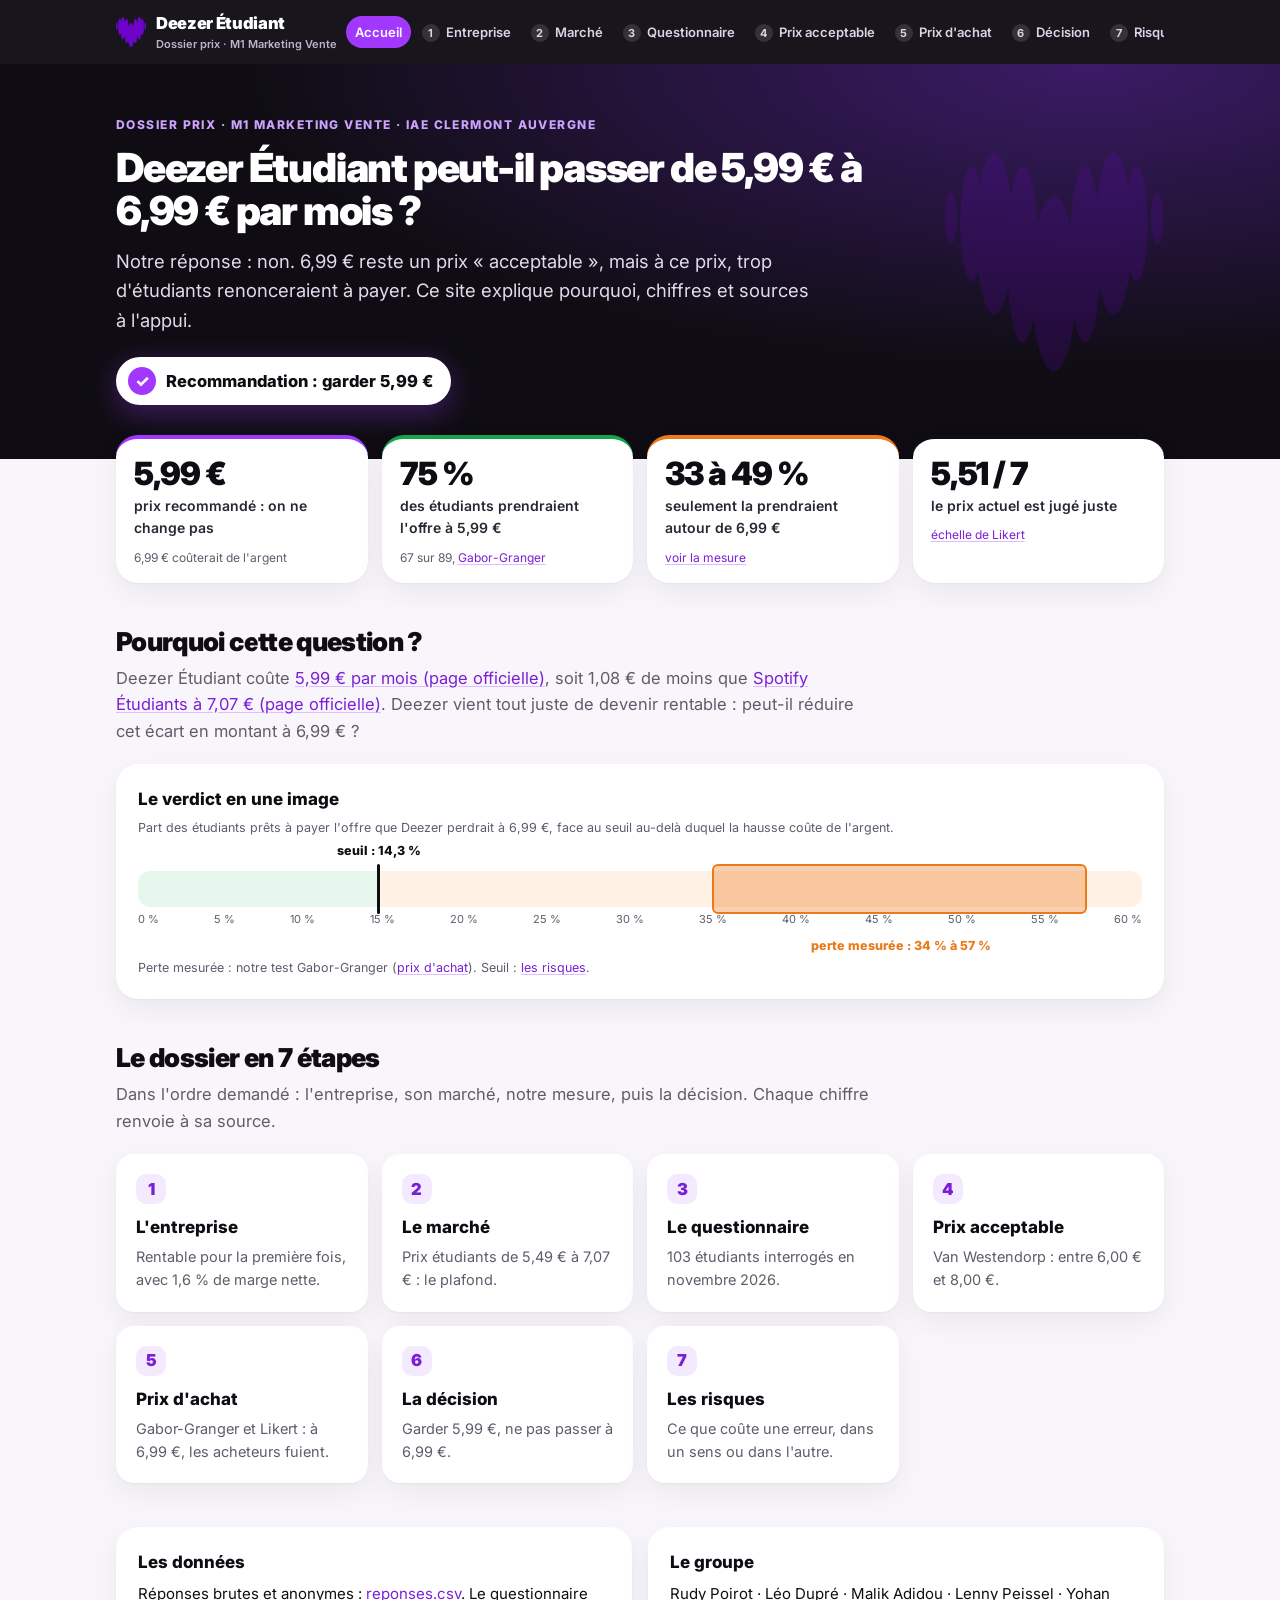
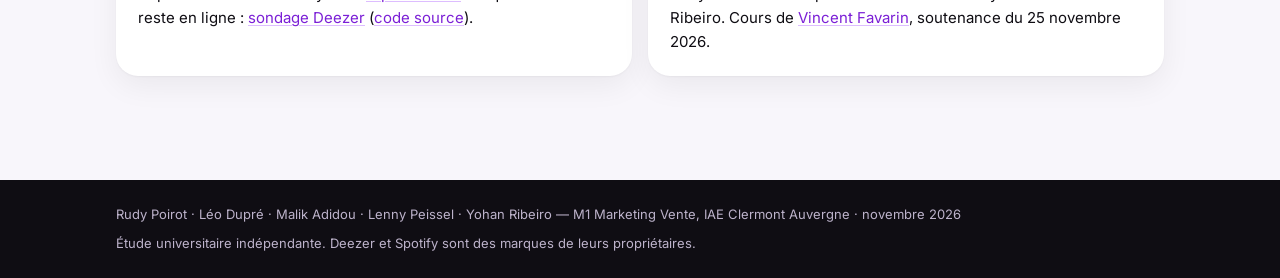
<file: index.html>
<!doctype html>
<html lang="fr">
<head>
<meta charset="utf-8">
<meta name="viewport" content="width=device-width, initial-scale=1">
<title>Deezer Étudiant : peut-on passer à 6,99 € ? – Dossier prix</title>
<link rel="icon" href="img/deezer-coeur.png">
<link rel="preconnect" href="https://fonts.googleapis.com"><link rel="preconnect" href="https://fonts.gstatic.com" crossorigin>
<link href="https://fonts.googleapis.com/css2?family=Inter:wght@400;600;700;800;900&display=swap" rel="stylesheet">
<link rel="stylesheet" href="style.css?v=5">
</head>
<body>
<header class="top"><div class="in">
  <a class="brand" href="index.html"><img src="img/deezer-coeur.png" alt=""><span>Deezer Étudiant<small>Dossier prix · M1 Marketing Vente</small></span></a>
  <nav aria-label="Pages du dossier"><a href="index.html" aria-current="page">Accueil</a><a href="entreprise.html"><b>1</b>Entreprise</a><a href="marche.html"><b>2</b>Marché</a><a href="questionnaire.html"><b>3</b>Questionnaire</a><a href="resultats.html"><b>4</b>Prix acceptable</a><a href="achat.html"><b>5</b>Prix d'achat</a><a href="decision.html"><b>6</b>Décision</a><a href="risques.html"><b>7</b>Risques</a></nav>
</div></header>
<div class="hero"><div class="in">
  <img class="heart" src="img/deezer-coeur.png" alt="">
  <p class="eyebrow">Dossier prix · M1 Marketing Vente · IAE Clermont Auvergne</p>
  <h1>Deezer Étudiant peut-il passer de 5,99 € à 6,99 € par mois ?</h1>
  <p class="lead">Notre réponse : non. 6,99 € reste un prix « acceptable », mais à ce prix, trop d'étudiants renonceraient à payer. Ce site explique pourquoi, chiffres et sources à l'appui.</p>
  <span class="pill"><i>✓</i>Recommandation : garder 5,99 €</span>
</div></div>
<main>
<div class="stats"><div class="stat "><div class="v ">5,99 €</div><div class="l">prix recommandé : on ne change pas</div><div class="s">6,99 € coûterait de l'argent</div></div><div class="stat g"><div class="v ">75 %</div><div class="l">des étudiants prendraient l'offre à 5,99 €</div><div class="s">67 sur 89, <a href="donnees/reponses.csv">Gabor-Granger</a></div></div><div class="stat o"><div class="v ">33 à 49 %</div><div class="l">seulement la prendraient autour de 6,99 €</div><div class="s"><a href="achat.html">voir la mesure</a></div></div><div class="stat k"><div class="v ">5,51 / 7</div><div class="l">le prix actuel est jugé juste</div><div class="s"><a href="achat.html">échelle de Likert</a></div></div></div>

<section>
  <h2>Pourquoi cette question ?</h2>
  <p class="intro">Deezer Étudiant coûte <a href="https://www.deezer.com/fr/offers/student" target="_blank" rel="noopener" title="Consultée le 23/11/2026">5,99 € par mois (page officielle)</a>, soit 1,08 € de moins que <a href="https://www.spotify.com/fr/premium/" target="_blank" rel="noopener" title="Consultée le 23/11/2026">Spotify Étudiants à 7,07 € (page officielle)</a>. Deezer vient tout juste de devenir rentable : peut-il réduire cet écart en montant à 6,99 € ?</p>
  <div class="card">
    <h3>Le verdict en une image</h3>
    <p class="src" style="margin:0 0 4px">Part des étudiants prêts à payer l'offre que Deezer perdrait à 6,99 €, face au seuil au-delà duquel la hausse coûte de l'argent.</p>
    <div class="gauge" style="--seuil:23.83%"><div class="mk  g-top" style="left:23.83%"><em>seuil : 14,3 %</em></div><div style="position:absolute;left:57.17%;width:37.33%;top:-7px;bottom:-7px;border-radius:6px;background:rgba(234,122,26,.35);border:2px solid var(--orange)"></div><div class="mk g-bad g-bot" style="left:75.83%;background:transparent"><em>perte mesurée : 34 % à 57 %</em></div><div class="scale"><span>0 %</span><span>5 %</span><span>10 %</span><span>15 %</span><span>20 %</span><span>25 %</span><span>30 %</span><span>35 %</span><span>40 %</span><span>45 %</span><span>50 %</span><span>55 %</span><span>60 %</span></div></div>
    <p class="src">Perte mesurée : notre test Gabor-Granger (<a href="achat.html">prix d'achat</a>). Seuil : <a href="risques.html">les risques</a>.</p>
  </div>
</section>
<section>
  <h2>Le dossier en 7 étapes</h2>
  <p class="intro">Dans l'ordre demandé : l'entreprise, son marché, notre mesure, puis la décision. Chaque chiffre renvoie à sa source.</p>
  <div class="path">
    <a href="entreprise.html"><span class="n">1</span><h3>L'entreprise</h3><p>Rentable pour la première fois, avec 1,6 % de marge nette.</p></a>
    <a href="marche.html"><span class="n">2</span><h3>Le marché</h3><p>Prix étudiants de 5,49 € à 7,07 € : le plafond.</p></a>
    <a href="questionnaire.html"><span class="n">3</span><h3>Le questionnaire</h3><p>103 étudiants interrogés en novembre 2026.</p></a>
    <a href="resultats.html"><span class="n">4</span><h3>Prix acceptable</h3><p>Van Westendorp : entre 6,00 € et 8,00 €.</p></a>
    <a href="achat.html"><span class="n">5</span><h3>Prix d'achat</h3><p>Gabor-Granger et Likert : à 6,99 €, les acheteurs fuient.</p></a>
    <a href="decision.html"><span class="n">6</span><h3>La décision</h3><p>Garder 5,99 €, ne pas passer à 6,99 €.</p></a>
    <a href="risques.html"><span class="n">7</span><h3>Les risques</h3><p>Ce que coûte une erreur, dans un sens ou dans l'autre.</p></a>
  </div>
</section>
<section>
  <div class="grid2">
    <div class="card"><h3>Les données</h3><p style="margin:0;font-size:15px">Réponses brutes et anonymes : <a href="donnees/reponses.csv">reponses.csv</a>. Le questionnaire reste en ligne : <a href="https://rudypoirottoire-creator.github.io/sondage-deezer/" target="_blank" rel="noopener">sondage Deezer</a> (<a href="https://github.com/rudypoirottoire-creator/sondage-deezer" target="_blank" rel="noopener">code source</a>).</p></div>
    <div class="card"><h3>Le groupe</h3><p style="margin:0;font-size:15px">Rudy Poirot · Léo Dupré · Malik Adidou · Lenny Peissel · Yohan Ribeiro. Cours de <a href="https://prix.iae-mod.fr/" target="_blank" rel="noopener">Vincent Favarin</a>, soutenance du 25 novembre 2026.</p></div>
  </div>
</section>

</main>
<footer><div class="in"><span>Rudy Poirot · Léo Dupré · Malik Adidou · Lenny Peissel · Yohan Ribeiro — M1 Marketing Vente, IAE Clermont Auvergne · novembre 2026</span><span>Étude universitaire indépendante. Deezer et Spotify sont des marques de leurs propriétaires.</span></div></footer>
</body>
</html>
</file>
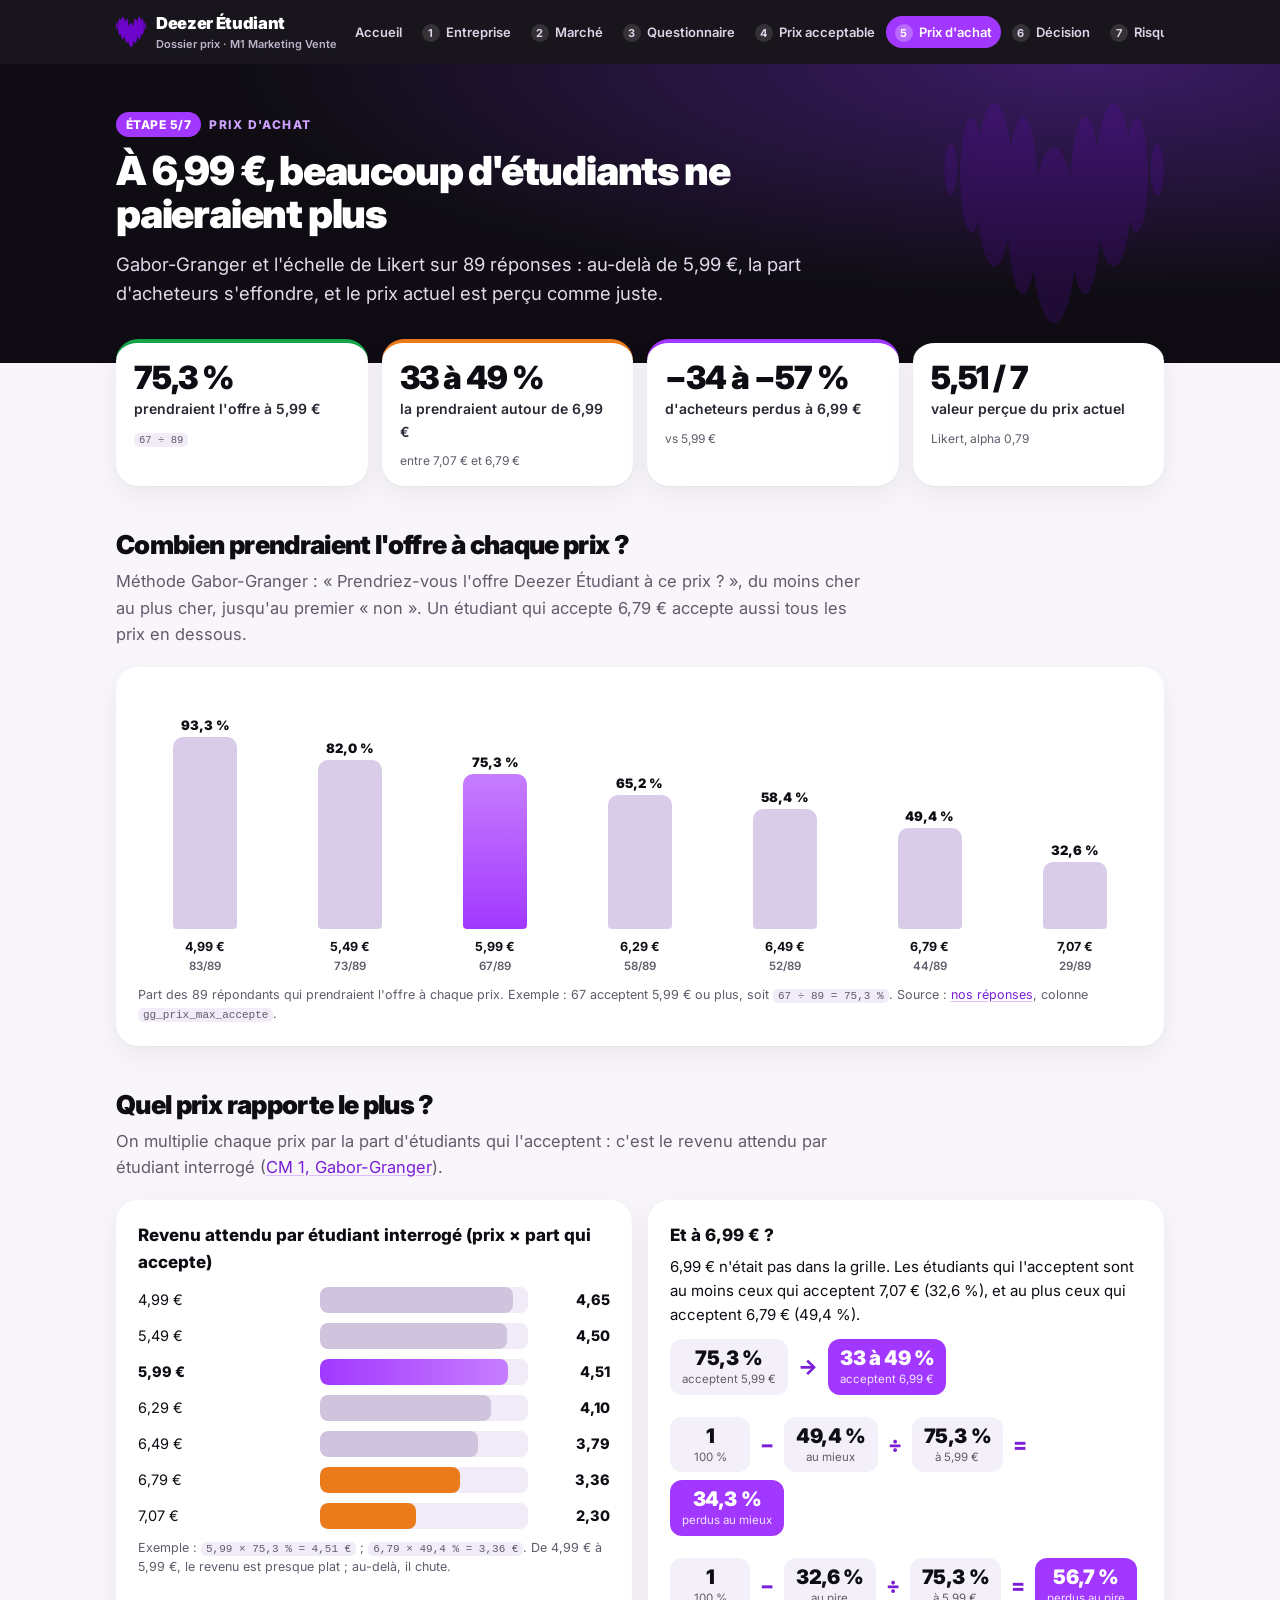
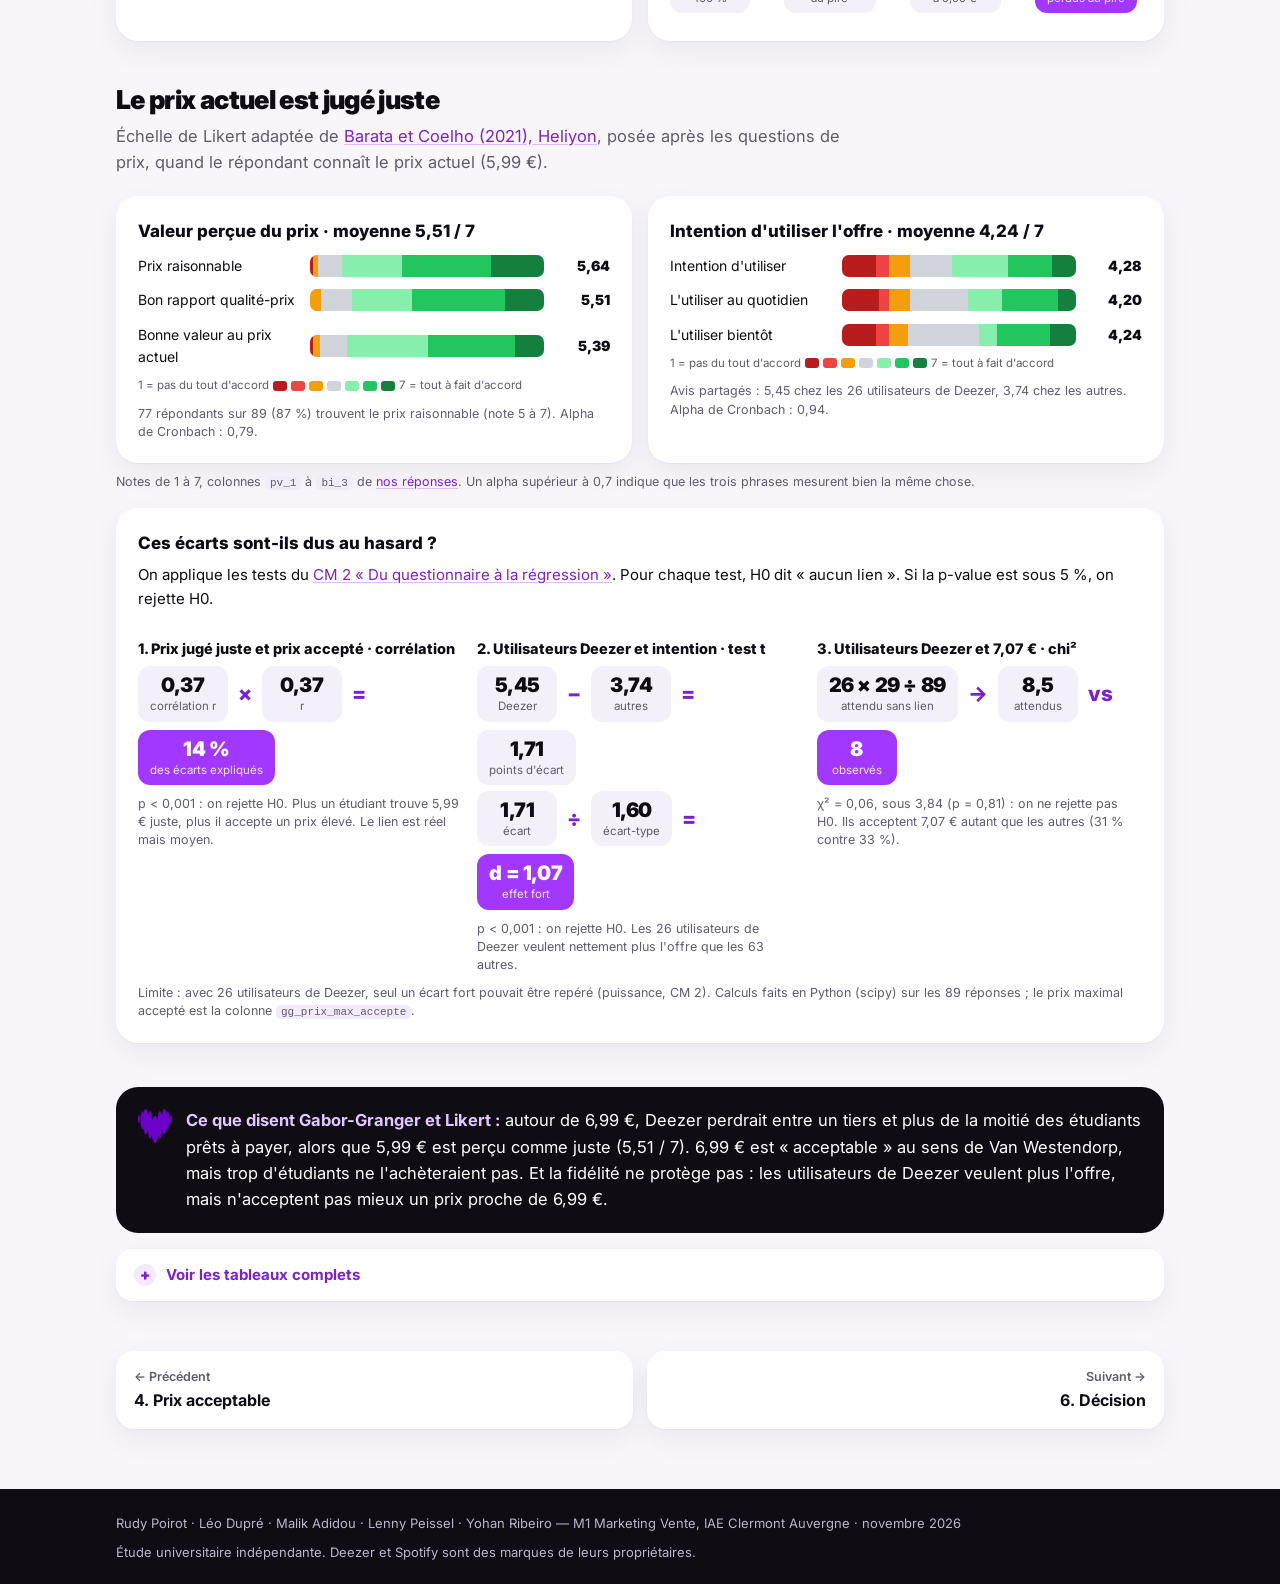
<file: achat.html>
<!doctype html>
<html lang="fr">
<head>
<meta charset="utf-8">
<meta name="viewport" content="width=device-width, initial-scale=1">
<title>5. Prix d'achat – Gabor-Granger et Likert</title>
<link rel="icon" href="img/deezer-coeur.png">
<link rel="preconnect" href="https://fonts.googleapis.com"><link rel="preconnect" href="https://fonts.gstatic.com" crossorigin>
<link href="https://fonts.googleapis.com/css2?family=Inter:wght@400;600;700;800;900&display=swap" rel="stylesheet">
<link rel="stylesheet" href="style.css?v=5">
</head>
<body>
<header class="top"><div class="in">
  <a class="brand" href="index.html"><img src="img/deezer-coeur.png" alt=""><span>Deezer Étudiant<small>Dossier prix · M1 Marketing Vente</small></span></a>
  <nav aria-label="Pages du dossier"><a href="index.html">Accueil</a><a href="entreprise.html"><b>1</b>Entreprise</a><a href="marche.html"><b>2</b>Marché</a><a href="questionnaire.html"><b>3</b>Questionnaire</a><a href="resultats.html"><b>4</b>Prix acceptable</a><a href="achat.html" aria-current="page"><b>5</b>Prix d'achat</a><a href="decision.html"><b>6</b>Décision</a><a href="risques.html"><b>7</b>Risques</a></nav>
</div></header>
<div class="hero"><div class="in">
  <img class="heart" src="img/deezer-coeur.png" alt="">
  <p class="eyebrow"><span class="step">Étape 5/7</span> Prix d'achat</p>
  <h1>À 6,99 €, beaucoup d'étudiants ne paieraient plus</h1>
  <p class="lead">Gabor-Granger et l'échelle de Likert sur 89 réponses : au-delà de 5,99 €, la part d'acheteurs s'effondre, et le prix actuel est perçu comme juste.</p>
  
</div></div>
<main>
<div class="stats"><div class="stat g"><div class="v ">75,3 %</div><div class="l">prendraient l'offre à 5,99 €</div><div class="s"><code>67 ÷ 89</code></div></div><div class="stat o"><div class="v ">33 à 49 %</div><div class="l">la prendraient autour de 6,99 €</div><div class="s">entre 7,07 € et 6,79 €</div></div><div class="stat "><div class="v ">−34 à −57 %</div><div class="l">d'acheteurs perdus à 6,99 €</div><div class="s">vs 5,99 €</div></div><div class="stat k"><div class="v ">5,51 / 7</div><div class="l">valeur perçue du prix actuel</div><div class="s">Likert, alpha 0,79</div></div></div>

<section>
  <h2>Combien prendraient l'offre à chaque prix ?</h2>
  <p class="intro">Méthode Gabor-Granger : « Prendriez-vous l'offre Deezer Étudiant à ce prix ? », du moins cher au plus cher, jusqu'au premier « non ». Un étudiant qui accepte 6,79 € accepte aussi tous les prix en dessous.</p>
  <div class="card">
    <div class="vbars"><div class="vbar "><div class="col" style="height:93.3%"><b>93,3 %</b></div></div><div class="vbar "><div class="col" style="height:82.0%"><b>82,0 %</b></div></div><div class="vbar best"><div class="col" style="height:75.3%"><b>75,3 %</b></div></div><div class="vbar "><div class="col" style="height:65.2%"><b>65,2 %</b></div></div><div class="vbar "><div class="col" style="height:58.4%"><b>58,4 %</b></div></div><div class="vbar "><div class="col" style="height:49.4%"><b>49,4 %</b></div></div><div class="vbar "><div class="col" style="height:32.6%"><b>32,6 %</b></div></div></div><div class="vlabels"><span>4,99 €<small>83/89</small></span><span>5,49 €<small>73/89</small></span><span>5,99 €<small>67/89</small></span><span>6,29 €<small>58/89</small></span><span>6,49 €<small>52/89</small></span><span>6,79 €<small>44/89</small></span><span>7,07 €<small>29/89</small></span></div>
    <p class="src">Part des 89 répondants qui prendraient l'offre à chaque prix. Exemple : 67 acceptent 5,99 € ou plus, soit <code>67 ÷ 89 = 75,3 %</code>. Source : <a href="donnees/reponses.csv">nos réponses</a>, colonne <code>gg_prix_max_accepte</code>.</p>
  </div>
</section>
<section>
  <h2>Quel prix rapporte le plus ?</h2>
  <p class="intro">On multiplie chaque prix par la part d'étudiants qui l'acceptent : c'est le revenu attendu par étudiant interrogé (<a href="https://prix.iae-mod.fr/seances/seance-cm-1.html">CM 1, Gabor-Granger</a>).</p>
  <div class="grid2">
    <div class="card"><h3>Revenu attendu par étudiant interrogé (prix × part qui accepte)</h3><div class="bars" style="margin-top:10px"><div class="bar "><span>4,99 €</span><div class="t"><i style="width:93.0%"></i></div><span class="v">4,65</span></div><div class="bar "><span>5,49 €</span><div class="t"><i style="width:90.0%"></i></div><span class="v">4,50</span></div><div class="bar me"><span>5,99 €</span><div class="t"><i style="width:90.2%"></i></div><span class="v">4,51</span></div><div class="bar "><span>6,29 €</span><div class="t"><i style="width:82.0%"></i></div><span class="v">4,10</span></div><div class="bar "><span>6,49 €</span><div class="t"><i style="width:75.8%"></i></div><span class="v">3,79</span></div><div class="bar o"><span>6,79 €</span><div class="t"><i style="width:67.2%"></i></div><span class="v">3,36</span></div><div class="bar o"><span>7,07 €</span><div class="t"><i style="width:46.0%"></i></div><span class="v">2,30</span></div></div>
      <p class="src">Exemple : <code>5,99 × 75,3 % = 4,51 €</code> ; <code>6,79 × 49,4 % = 3,36 €</code>. De 4,99 € à 5,99 €, le revenu est presque plat ; au-delà, il chute.</p></div>
    <div class="card"><h3>Et à 6,99 € ?</h3><p style="font-size:15px">6,99 € n'était pas dans la grille. Les étudiants qui l'acceptent sont au moins ceux qui acceptent 7,07 € (32,6 %), et au plus ceux qui acceptent 6,79 € (49,4 %).</p>
      <div class="formula"><div class="term"><b>75,3 %</b><span>acceptent 5,99 €</span></div><span class="op">→</span><div class="term res"><b>33 à 49 %</b><span>acceptent 6,99 €</span></div></div><div style="height:10px"></div>
      <div class="formula"><div class="term"><b>1</b><span>100 %</span></div><span class="op">−</span><div class="term"><b>49,4 %</b><span>au mieux</span></div><span class="op">÷</span><div class="term"><b>75,3 %</b><span>à 5,99 €</span></div><span class="op">=</span><div class="term res"><b>34,3 %</b><span>perdus au mieux</span></div></div><div style="height:10px"></div>
      <div class="formula"><div class="term"><b>1</b><span>100 %</span></div><span class="op">−</span><div class="term"><b>32,6 %</b><span>au pire</span></div><span class="op">÷</span><div class="term"><b>75,3 %</b><span>à 5,99 €</span></div><span class="op">=</span><div class="term res"><b>56,7 %</b><span>perdus au pire</span></div></div></div>
  </div>
</section>
<section>
  <h2>Le prix actuel est jugé juste</h2>
  <p class="intro">Échelle de Likert adaptée de <a href="https://doi.org/10.1016/j.heliyon.2021.e07783" target="_blank" rel="noopener">Barata et Coelho (2021), Heliyon</a>, posée après les questions de prix, quand le répondant connaît le prix actuel (5,99 €).</p>
  <div class="grid2">
    <div class="card"><h3>Valeur perçue du prix · moyenne 5,51 / 7</h3><div class="lk" style="margin-top:10px">
      <div class="lk-row"><span>Prix raisonnable</span><div class="lk-bar"><i style="width:1.12%;background:#B91C1C" title="1 : 1"></i><i style="width:0.00%;background:#EF4444" title="2 : 0"></i><i style="width:2.25%;background:#F59E0B" title="3 : 2"></i><i style="width:10.11%;background:#D1D5DB" title="4 : 9"></i><i style="width:25.84%;background:#86EFAC" title="5 : 23"></i><i style="width:38.20%;background:#22C55E" title="6 : 34"></i><i style="width:22.47%;background:#15803D" title="7 : 20"></i></div><span class="m">5,64</span></div><div class="lk-row"><span>Bon rapport qualité-prix</span><div class="lk-bar"><i style="width:0.00%;background:#B91C1C" title="1 : 0"></i><i style="width:0.00%;background:#EF4444" title="2 : 0"></i><i style="width:4.49%;background:#F59E0B" title="3 : 4"></i><i style="width:13.48%;background:#D1D5DB" title="4 : 12"></i><i style="width:25.84%;background:#86EFAC" title="5 : 23"></i><i style="width:39.33%;background:#22C55E" title="6 : 35"></i><i style="width:16.85%;background:#15803D" title="7 : 15"></i></div><span class="m">5,51</span></div><div class="lk-row"><span>Bonne valeur au prix actuel</span><div class="lk-bar"><i style="width:1.12%;background:#B91C1C" title="1 : 1"></i><i style="width:0.00%;background:#EF4444" title="2 : 0"></i><i style="width:3.37%;background:#F59E0B" title="3 : 3"></i><i style="width:11.24%;background:#D1D5DB" title="4 : 10"></i><i style="width:34.83%;background:#86EFAC" title="5 : 31"></i><i style="width:37.08%;background:#22C55E" title="6 : 33"></i><i style="width:12.36%;background:#15803D" title="7 : 11"></i></div><span class="m">5,39</span></div></div><div class="lk-keys">1 = pas du tout d'accord <i style="background:#B91C1C"></i><i style="background:#EF4444"></i><i style="background:#F59E0B"></i><i style="background:#D1D5DB"></i><i style="background:#86EFAC"></i><i style="background:#22C55E"></i><i style="background:#15803D"></i> 7 = tout à fait d'accord</div>
      <p class="src">77 répondants sur 89 (87 %) trouvent le prix raisonnable (note 5 à 7). Alpha de Cronbach : 0,79.</p></div>
    <div class="card"><h3>Intention d'utiliser l'offre · moyenne 4,24 / 7</h3><div class="lk" style="margin-top:10px">
      <div class="lk-row"><span>Intention d'utiliser</span><div class="lk-bar"><i style="width:14.61%;background:#B91C1C" title="1 : 13"></i><i style="width:5.62%;background:#EF4444" title="2 : 5"></i><i style="width:8.99%;background:#F59E0B" title="3 : 8"></i><i style="width:17.98%;background:#D1D5DB" title="4 : 16"></i><i style="width:23.60%;background:#86EFAC" title="5 : 21"></i><i style="width:19.10%;background:#22C55E" title="6 : 17"></i><i style="width:10.11%;background:#15803D" title="7 : 9"></i></div><span class="m">4,28</span></div><div class="lk-row"><span>L'utiliser au quotidien</span><div class="lk-bar"><i style="width:15.73%;background:#B91C1C" title="1 : 14"></i><i style="width:4.49%;background:#EF4444" title="2 : 4"></i><i style="width:8.99%;background:#F59E0B" title="3 : 8"></i><i style="width:24.72%;background:#D1D5DB" title="4 : 22"></i><i style="width:14.61%;background:#86EFAC" title="5 : 13"></i><i style="width:23.60%;background:#22C55E" title="6 : 21"></i><i style="width:7.87%;background:#15803D" title="7 : 7"></i></div><span class="m">4,20</span></div><div class="lk-row"><span>L'utiliser bientôt</span><div class="lk-bar"><i style="width:14.61%;background:#B91C1C" title="1 : 13"></i><i style="width:5.62%;background:#EF4444" title="2 : 5"></i><i style="width:7.87%;background:#F59E0B" title="3 : 7"></i><i style="width:30.34%;background:#D1D5DB" title="4 : 27"></i><i style="width:7.87%;background:#86EFAC" title="5 : 7"></i><i style="width:22.47%;background:#22C55E" title="6 : 20"></i><i style="width:11.24%;background:#15803D" title="7 : 10"></i></div><span class="m">4,24</span></div></div><div class="lk-keys">1 = pas du tout d'accord <i style="background:#B91C1C"></i><i style="background:#EF4444"></i><i style="background:#F59E0B"></i><i style="background:#D1D5DB"></i><i style="background:#86EFAC"></i><i style="background:#22C55E"></i><i style="background:#15803D"></i> 7 = tout à fait d'accord</div>
      <p class="src">Avis partagés : 5,45 chez les 26 utilisateurs de Deezer, 3,74 chez les autres. Alpha de Cronbach : 0,94.</p></div>
  </div>
  <p class="src">Notes de 1 à 7, colonnes <code>pv_1</code> à <code>bi_3</code> de <a href="donnees/reponses.csv">nos réponses</a>. Un alpha supérieur à 0,7 indique que les trois phrases mesurent bien la même chose.</p>
  <div class="card" style="margin-top:16px">
    <h3>Ces écarts sont-ils dus au hasard ?</h3>
    <p style="font-size:15px;margin-top:0">On applique les tests du <a href="https://data.iae-mod.fr/seances/seance-cm-2.html" target="_blank" rel="noopener">CM 2 « Du questionnaire à la régression »</a>. Pour chaque test, H0 dit « aucun lien ». Si la p-value est sous 5 %, on rejette H0.</p>
    <div class="grid3">
      <div><p class="calc-title">1. Prix jugé juste et prix accepté · corrélation</p>
        <div class="formula"><div class="term"><b>0,37</b><span>corrélation r</span></div><span class="op">×</span><div class="term"><b>0,37</b><span>r</span></div><span class="op">=</span><div class="term res"><b>14 %</b><span>des écarts expliqués</span></div></div>
        <p class="src">p &lt; 0,001 : on rejette H0. Plus un étudiant trouve 5,99 € juste, plus il accepte un prix élevé. Le lien est réel mais moyen.</p></div>
      <div><p class="calc-title">2. Utilisateurs Deezer et intention · test t</p>
        <div class="formula"><div class="term"><b>5,45</b><span>Deezer</span></div><span class="op">−</span><div class="term"><b>3,74</b><span>autres</span></div><span class="op">=</span><div class="term"><b>1,71</b><span>points d'écart</span></div></div>
        <div class="formula"><div class="term"><b>1,71</b><span>écart</span></div><span class="op">÷</span><div class="term"><b>1,60</b><span>écart-type</span></div><span class="op">=</span><div class="term res"><b>d = 1,07</b><span>effet fort</span></div></div>
        <p class="src">p &lt; 0,001 : on rejette H0. Les 26 utilisateurs de Deezer veulent nettement plus l'offre que les 63 autres.</p></div>
      <div><p class="calc-title">3. Utilisateurs Deezer et 7,07 € · chi²</p>
        <div class="formula"><div class="term"><b>26 × 29 ÷ 89</b><span>attendu sans lien</span></div><span class="op">→</span><div class="term"><b>8,5</b><span>attendus</span></div><span class="op">vs</span><div class="term res"><b>8</b><span>observés</span></div></div>
        <p class="src">χ² = 0,06, sous 3,84 (p = 0,81) : on ne rejette pas H0. Ils acceptent 7,07 € autant que les autres (31 % contre 33 %).</p></div>
    </div>
    <p class="src">Limite : avec 26 utilisateurs de Deezer, seul un écart fort pouvait être repéré (puissance, CM 2). Calculs faits en Python (scipy) sur les 89 réponses ; le prix maximal accepté est la colonne <code>gg_prix_max_accepte</code>.</p>
  </div>
</section>
<section>
  <div class="verdict"><img src="img/deezer-coeur.png" alt=""><p><b>Ce que disent Gabor-Granger et Likert :</b> autour de 6,99 €, Deezer perdrait entre un tiers et plus de la moitié des étudiants prêts à payer, alors que 5,99 € est perçu comme juste (5,51 / 7). 6,99 € est « acceptable » au sens de Van Westendorp, mais trop d'étudiants ne l'achèteraient pas. Et la fidélité ne protège pas : les utilisateurs de Deezer veulent plus l'offre, mais n'acceptent pas mieux un prix proche de 6,99 €.</p></div>
  <details class="more"><summary>Voir les tableaux complets</summary><div class="body">
  <div class="table-wrap"><table><thead><tr><th>Prix</th><th class="n">Acceptent</th><th class="n">Part</th><th class="n">Prix × part</th><th class="n">Perte vs 5,99 €</th></tr></thead><tbody>
  <tr><td>4,99 €</td><td class="n">83</td><td class="n">93,3 %</td><td class="n">4,65 €</td><td class="n">—</td></tr>
  <tr><td>5,49 €</td><td class="n">73</td><td class="n">82,0 %</td><td class="n">4,50 €</td><td class="n">—</td></tr>
  <tr class="hl"><td>5,99 €</td><td class="n">67</td><td class="n">75,3 %</td><td class="n">4,51 €</td><td class="n">0</td></tr>
  <tr><td>6,29 €</td><td class="n">58</td><td class="n">65,2 %</td><td class="n">4,10 €</td><td class="n">13,4 %</td></tr>
  <tr><td>6,49 €</td><td class="n">52</td><td class="n">58,4 %</td><td class="n">3,79 €</td><td class="n">22,4 %</td></tr>
  <tr><td>6,79 €</td><td class="n">44</td><td class="n">49,4 %</td><td class="n">3,36 €</td><td class="n">34,3 %</td></tr>
  <tr><td>7,07 €</td><td class="n">29</td><td class="n">32,6 %</td><td class="n">2,30 €</td><td class="n">56,7 %</td></tr>
  </tbody></table></div>
  <p class="src">6 répondants refusent même 4,99 €. Perte vs 5,99 € = <code>1 − part ÷ 75,3 %</code>. Chez les 26 utilisateurs de Deezer, 85 % acceptent 5,99 € et 31 % acceptent 7,07 € : la chute est comparable.</p>
  <p class="calc-title">Pourquoi Van Westendorp et Gabor-Granger ne disent pas la même chose ?</p>
  <p>Van Westendorp demande à partir de quand un prix devient « trop cher ». Gabor-Granger demande « l'achèteriez-vous ? ». Un étudiant peut trouver 6,99 € acceptable pour cette offre et préférer quand même ne pas la payer, rester sur une offre gratuite ou familiale. C'est la complémentarité décrite au <a href="https://prix.iae-mod.fr/seances/seance-cm-2.html">CM 2</a> : Van Westendorp trace la zone, Gabor-Granger choisit le prix à l'intérieur.</p></div></details>
</section>
<div class="pager"><a href="resultats.html"><small>← Précédent</small><b>4. Prix acceptable</b></a><a class="next" href="decision.html"><small>Suivant →</small><b>6. Décision</b></a></div>
</main>
<footer><div class="in"><span>Rudy Poirot · Léo Dupré · Malik Adidou · Lenny Peissel · Yohan Ribeiro — M1 Marketing Vente, IAE Clermont Auvergne · novembre 2026</span><span>Étude universitaire indépendante. Deezer et Spotify sont des marques de leurs propriétaires.</span></div></footer>
</body>
</html>
</file>
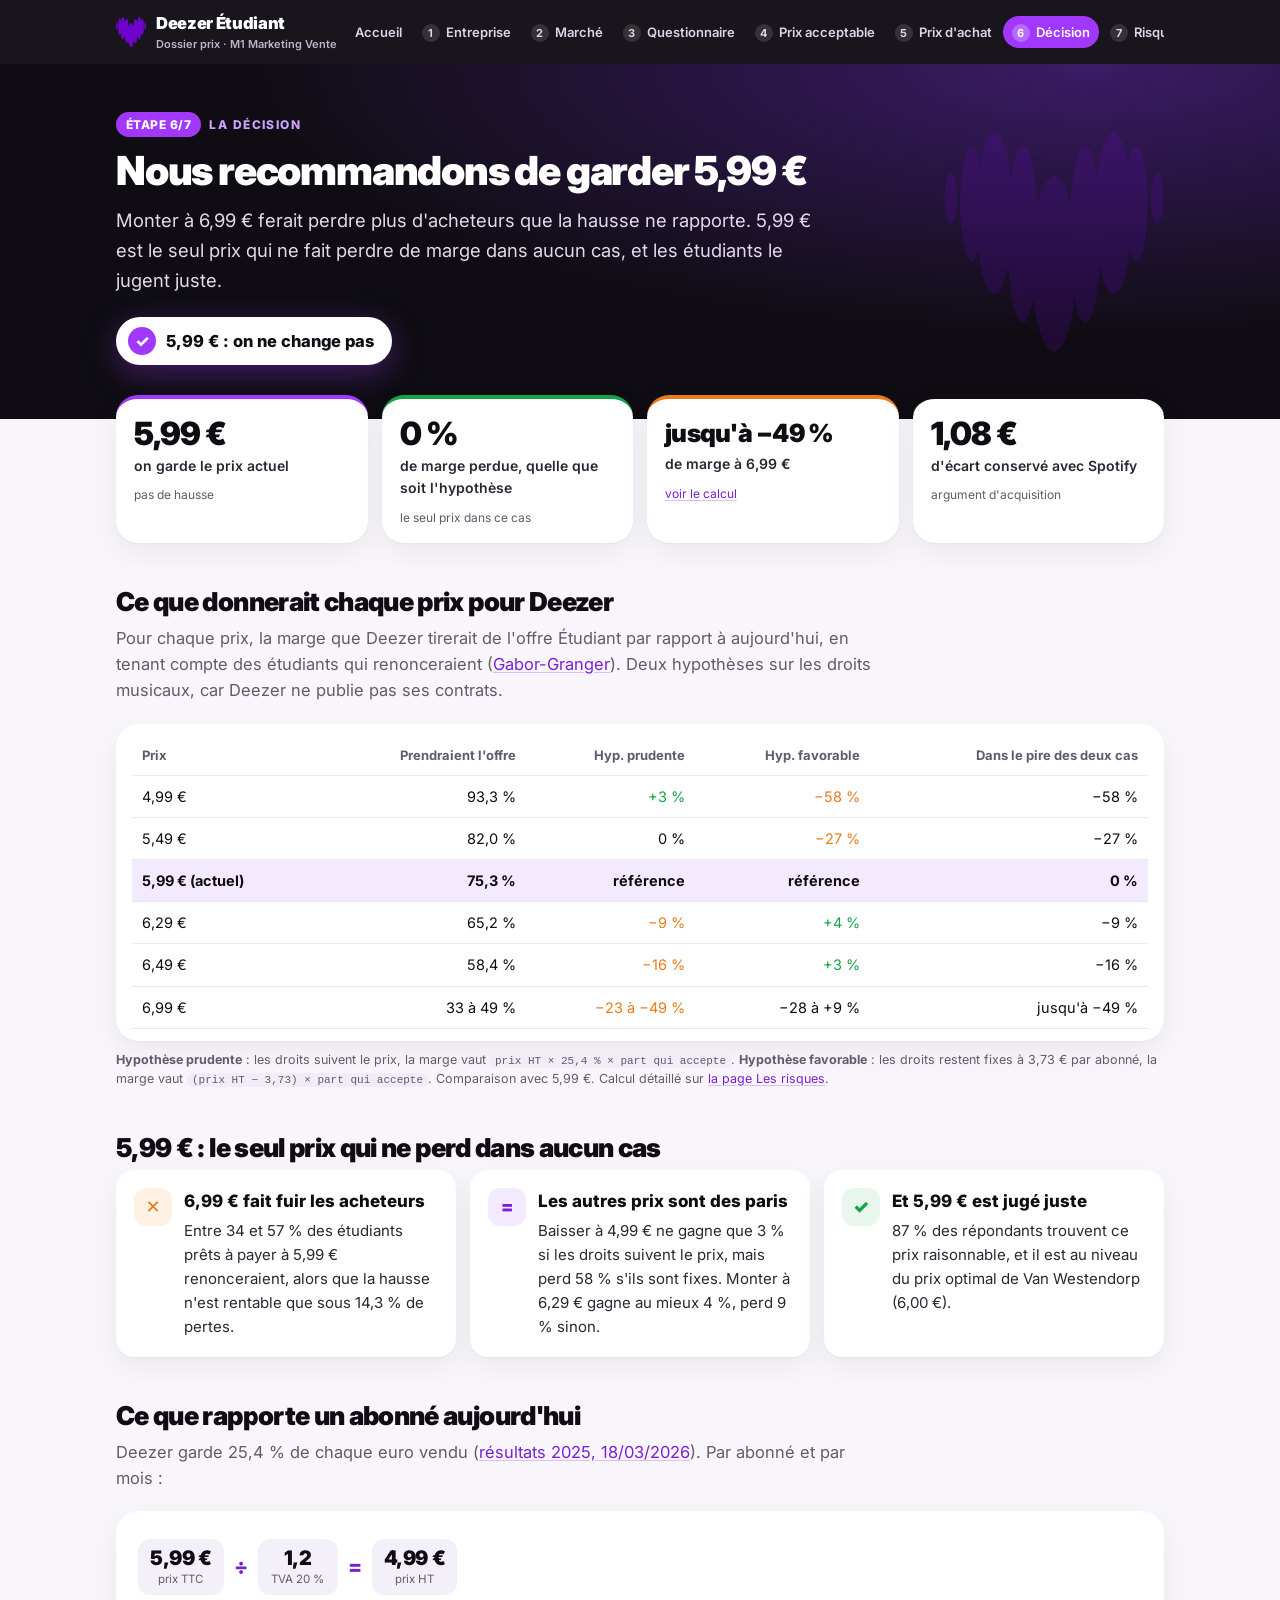
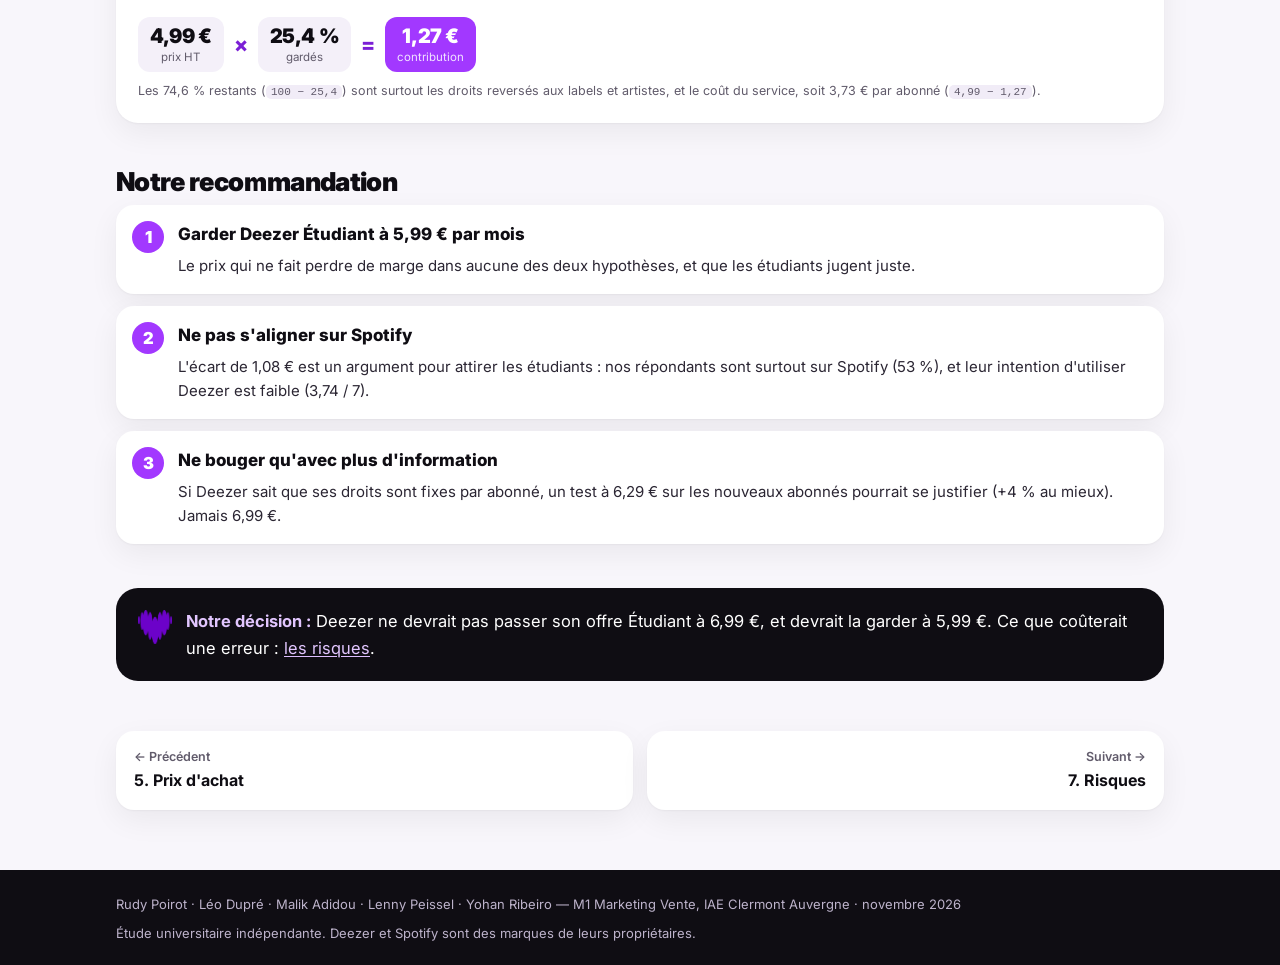
<file: decision.html>
<!doctype html>
<html lang="fr">
<head>
<meta charset="utf-8">
<meta name="viewport" content="width=device-width, initial-scale=1">
<title>6. La décision – garder 5,99 €</title>
<link rel="icon" href="img/deezer-coeur.png">
<link rel="preconnect" href="https://fonts.googleapis.com"><link rel="preconnect" href="https://fonts.gstatic.com" crossorigin>
<link href="https://fonts.googleapis.com/css2?family=Inter:wght@400;600;700;800;900&display=swap" rel="stylesheet">
<link rel="stylesheet" href="style.css?v=5">
</head>
<body>
<header class="top"><div class="in">
  <a class="brand" href="index.html"><img src="img/deezer-coeur.png" alt=""><span>Deezer Étudiant<small>Dossier prix · M1 Marketing Vente</small></span></a>
  <nav aria-label="Pages du dossier"><a href="index.html">Accueil</a><a href="entreprise.html"><b>1</b>Entreprise</a><a href="marche.html"><b>2</b>Marché</a><a href="questionnaire.html"><b>3</b>Questionnaire</a><a href="resultats.html"><b>4</b>Prix acceptable</a><a href="achat.html"><b>5</b>Prix d'achat</a><a href="decision.html" aria-current="page"><b>6</b>Décision</a><a href="risques.html"><b>7</b>Risques</a></nav>
</div></header>
<div class="hero"><div class="in">
  <img class="heart" src="img/deezer-coeur.png" alt="">
  <p class="eyebrow"><span class="step">Étape 6/7</span> La décision</p>
  <h1>Nous recommandons de garder 5,99 €</h1>
  <p class="lead">Monter à 6,99 € ferait perdre plus d'acheteurs que la hausse ne rapporte. 5,99 € est le seul prix qui ne fait perdre de marge dans aucun cas, et les étudiants le jugent juste.</p>
  <span class="pill"><i>✓</i>5,99 € : on ne change pas</span>
</div></div>
<main>
<div class="stats"><div class="stat "><div class="v ">5,99 €</div><div class="l">on garde le prix actuel</div><div class="s">pas de hausse</div></div><div class="stat g"><div class="v ">0 %</div><div class="l">de marge perdue, quelle que soit l'hypothèse</div><div class="s">le seul prix dans ce cas</div></div><div class="stat o"><div class="v sm">jusqu'à −49 %</div><div class="l">de marge à 6,99 €</div><div class="s"><a href="risques.html">voir le calcul</a></div></div><div class="stat k"><div class="v ">1,08 €</div><div class="l">d'écart conservé avec Spotify</div><div class="s">argument d'acquisition</div></div></div>

<section>
  <h2>Ce que donnerait chaque prix pour Deezer</h2>
  <p class="intro">Pour chaque prix, la marge que Deezer tirerait de l'offre Étudiant par rapport à aujourd'hui, en tenant compte des étudiants qui renonceraient (<a href="achat.html">Gabor-Granger</a>). Deux hypothèses sur les droits musicaux, car Deezer ne publie pas ses contrats.</p>
  <div class="table-wrap card" style="padding:12px 16px"><table><thead><tr><th>Prix</th><th class="n">Prendraient l'offre</th><th class="n">Hyp. prudente</th><th class="n">Hyp. favorable</th><th class="n">Dans le pire des deux cas</th></tr></thead><tbody>
    <tr><td>4,99 €</td><td class="n">93,3 %</td><td class="n" style="color:var(--green)">+3 %</td><td class="n" style="color:var(--orange)">−58 %</td><td class="n">−58 %</td></tr>
    <tr><td>5,49 €</td><td class="n">82,0 %</td><td class="n">0 %</td><td class="n" style="color:var(--orange)">−27 %</td><td class="n">−27 %</td></tr>
    <tr class="hl"><td>5,99 € (actuel)</td><td class="n">75,3 %</td><td class="n">référence</td><td class="n">référence</td><td class="n">0 %</td></tr>
    <tr><td>6,29 €</td><td class="n">65,2 %</td><td class="n" style="color:var(--orange)">−9 %</td><td class="n" style="color:var(--green)">+4 %</td><td class="n">−9 %</td></tr>
    <tr><td>6,49 €</td><td class="n">58,4 %</td><td class="n" style="color:var(--orange)">−16 %</td><td class="n" style="color:var(--green)">+3 %</td><td class="n">−16 %</td></tr>
    <tr><td>6,99 €</td><td class="n">33 à 49 %</td><td class="n" style="color:var(--orange)">−23 à −49 %</td><td class="n">−28 à +9 %</td><td class="n">jusqu'à −49 %</td></tr>
  </tbody></table></div>
  <p class="src"><b>Hypothèse prudente</b> : les droits suivent le prix, la marge vaut <code>prix HT × 25,4 % × part qui accepte</code>. <b>Hypothèse favorable</b> : les droits restent fixes à 3,73 € par abonné, la marge vaut <code>(prix HT − 3,73) × part qui accepte</code>. Comparaison avec 5,99 €. Calcul détaillé sur <a href="risques.html">la page Les risques</a>.</p>
</section>
<section>
  <h2>5,99 € : le seul prix qui ne perd dans aucun cas</h2>
  <div class="takeaways">
    <div class="tk o"><div class="ic">✕</div><div><h3>6,99 € fait fuir les acheteurs</h3><p>Entre 34 et 57 % des étudiants prêts à payer à 5,99 € renonceraient, alors que la hausse n'est rentable que sous 14,3 % de pertes.</p></div></div>
    <div class="tk "><div class="ic">=</div><div><h3>Les autres prix sont des paris</h3><p>Baisser à 4,99 € ne gagne que 3 % si les droits suivent le prix, mais perd 58 % s'ils sont fixes. Monter à 6,29 € gagne au mieux 4 %, perd 9 % sinon.</p></div></div>
    <div class="tk g"><div class="ic">✓</div><div><h3>Et 5,99 € est jugé juste</h3><p>87 % des répondants trouvent ce prix raisonnable, et il est au niveau du prix optimal de Van Westendorp (6,00 €).</p></div></div>
  </div>
</section>
<section>
  <h2>Ce que rapporte un abonné aujourd'hui</h2>
  <p class="intro">Deezer garde 25,4 % de chaque euro vendu (<a href="https://newsroom-deezer.com/fr/2026/03/deezer-atteint-la-rentabilite-en-2025-la-strategie-produit-des-resultats-tangibles/" target="_blank" rel="noopener">résultats 2025, 18/03/2026</a>). Par abonné et par mois :</p>
  <div class="card">
    <div class="formula"><div class="term"><b>5,99 €</b><span>prix TTC</span></div><span class="op">÷</span><div class="term"><b>1,2</b><span>TVA 20 %</span></div><span class="op">=</span><div class="term"><b>4,99 €</b><span>prix HT</span></div></div><div style="height:10px"></div>
    <div class="formula"><div class="term"><b>4,99 €</b><span>prix HT</span></div><span class="op">×</span><div class="term"><b>25,4 %</b><span>gardés</span></div><span class="op">=</span><div class="term res"><b>1,27 €</b><span>contribution</span></div></div>
    <p class="src">Les 74,6 % restants (<code>100 − 25,4</code>) sont surtout les droits reversés aux labels et artistes, et le coût du service, soit 3,73 € par abonné (<code>4,99 − 1,27</code>).</p>
  </div>
</section>
<section>
  <h2>Notre recommandation</h2>
  <ol class="steps">
    <li><h3>Garder Deezer Étudiant à 5,99 € par mois</h3><p>Le prix qui ne fait perdre de marge dans aucune des deux hypothèses, et que les étudiants jugent juste.</p></li>
    <li><h3>Ne pas s'aligner sur Spotify</h3><p>L'écart de 1,08 € est un argument pour attirer les étudiants : nos répondants sont surtout sur Spotify (53 %), et leur intention d'utiliser Deezer est faible (3,74 / 7).</p></li>
    <li><h3>Ne bouger qu'avec plus d'information</h3><p>Si Deezer sait que ses droits sont fixes par abonné, un test à 6,29 € sur les nouveaux abonnés pourrait se justifier (+4 % au mieux). Jamais 6,99 €.</p></li>
  </ol>
</section>
<section>
  <div class="verdict"><img src="img/deezer-coeur.png" alt=""><p><b>Notre décision :</b> Deezer ne devrait pas passer son offre Étudiant à 6,99 €, et devrait la garder à 5,99 €. Ce que coûterait une erreur : <a href="risques.html">les risques</a>.</p></div>
</section>
<div class="pager"><a href="achat.html"><small>← Précédent</small><b>5. Prix d'achat</b></a><a class="next" href="risques.html"><small>Suivant →</small><b>7. Risques</b></a></div>
</main>
<footer><div class="in"><span>Rudy Poirot · Léo Dupré · Malik Adidou · Lenny Peissel · Yohan Ribeiro — M1 Marketing Vente, IAE Clermont Auvergne · novembre 2026</span><span>Étude universitaire indépendante. Deezer et Spotify sont des marques de leurs propriétaires.</span></div></footer>
</body>
</html>
</file>
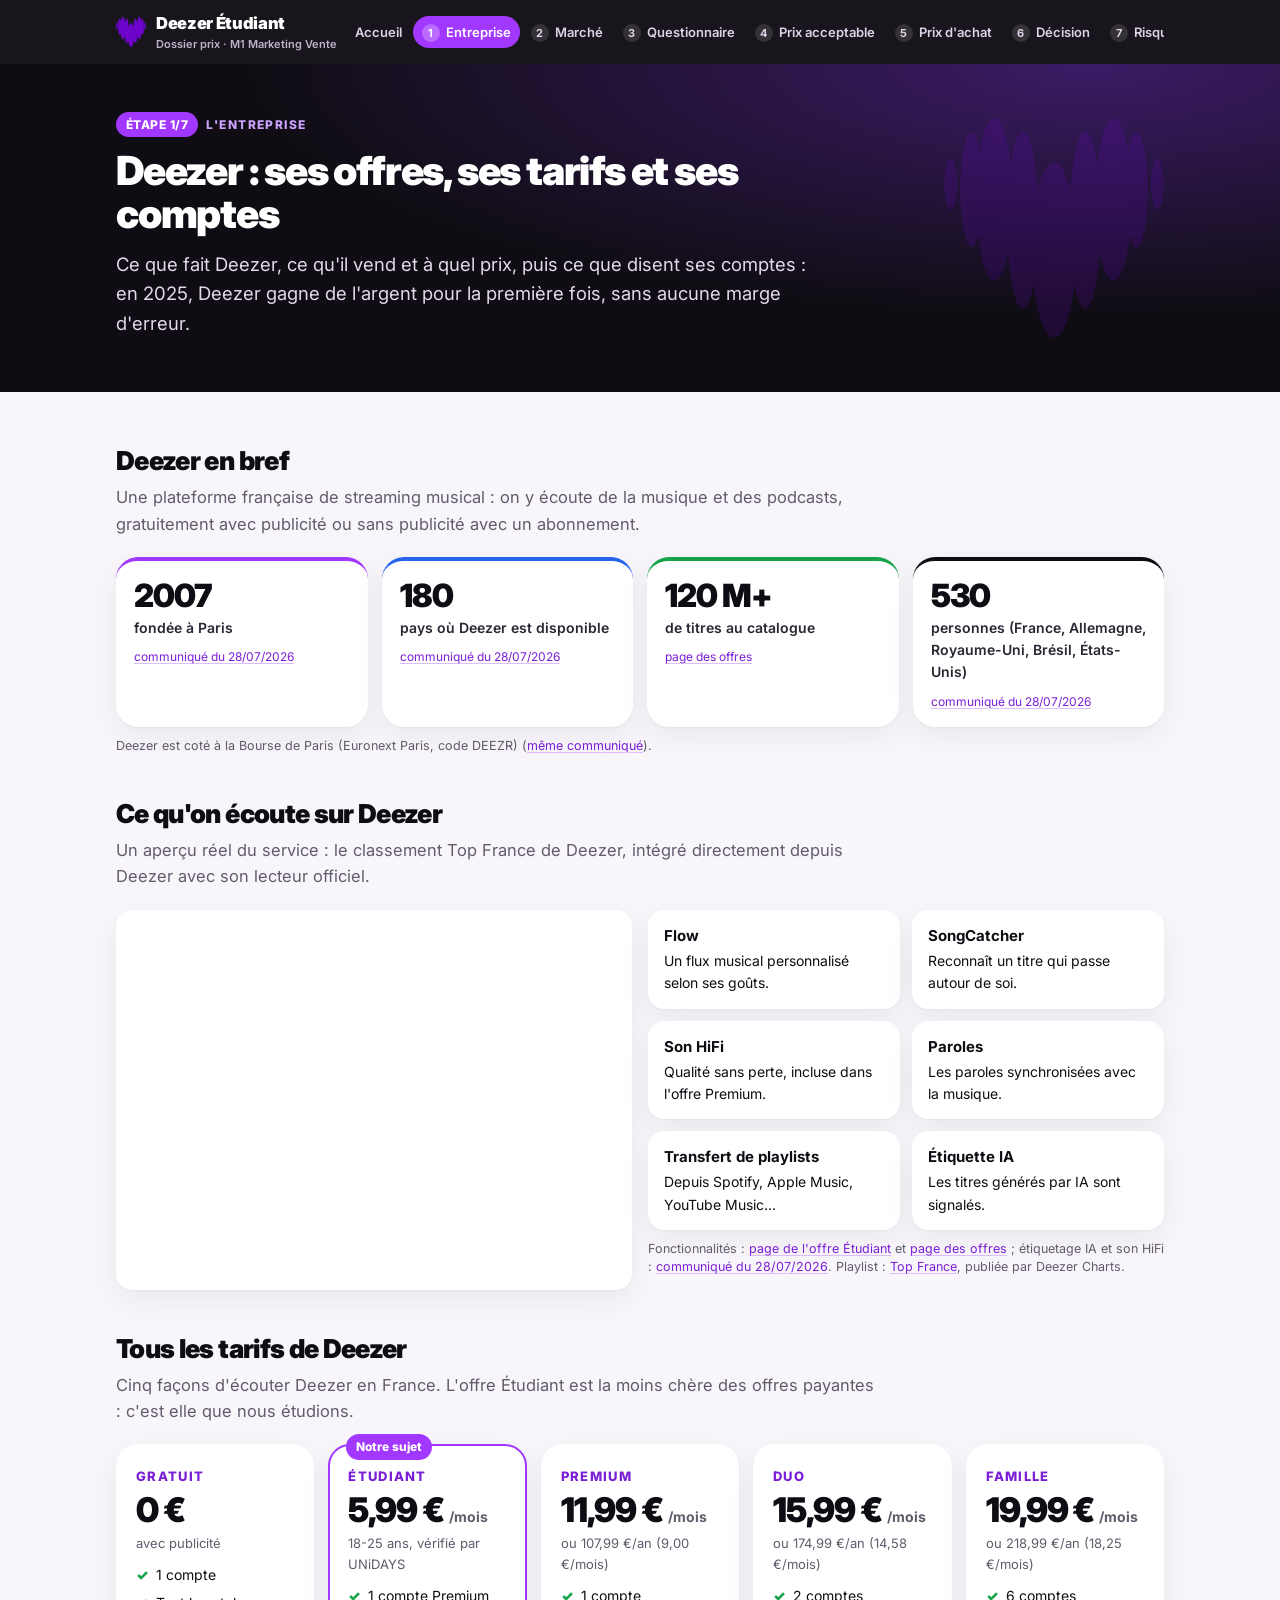
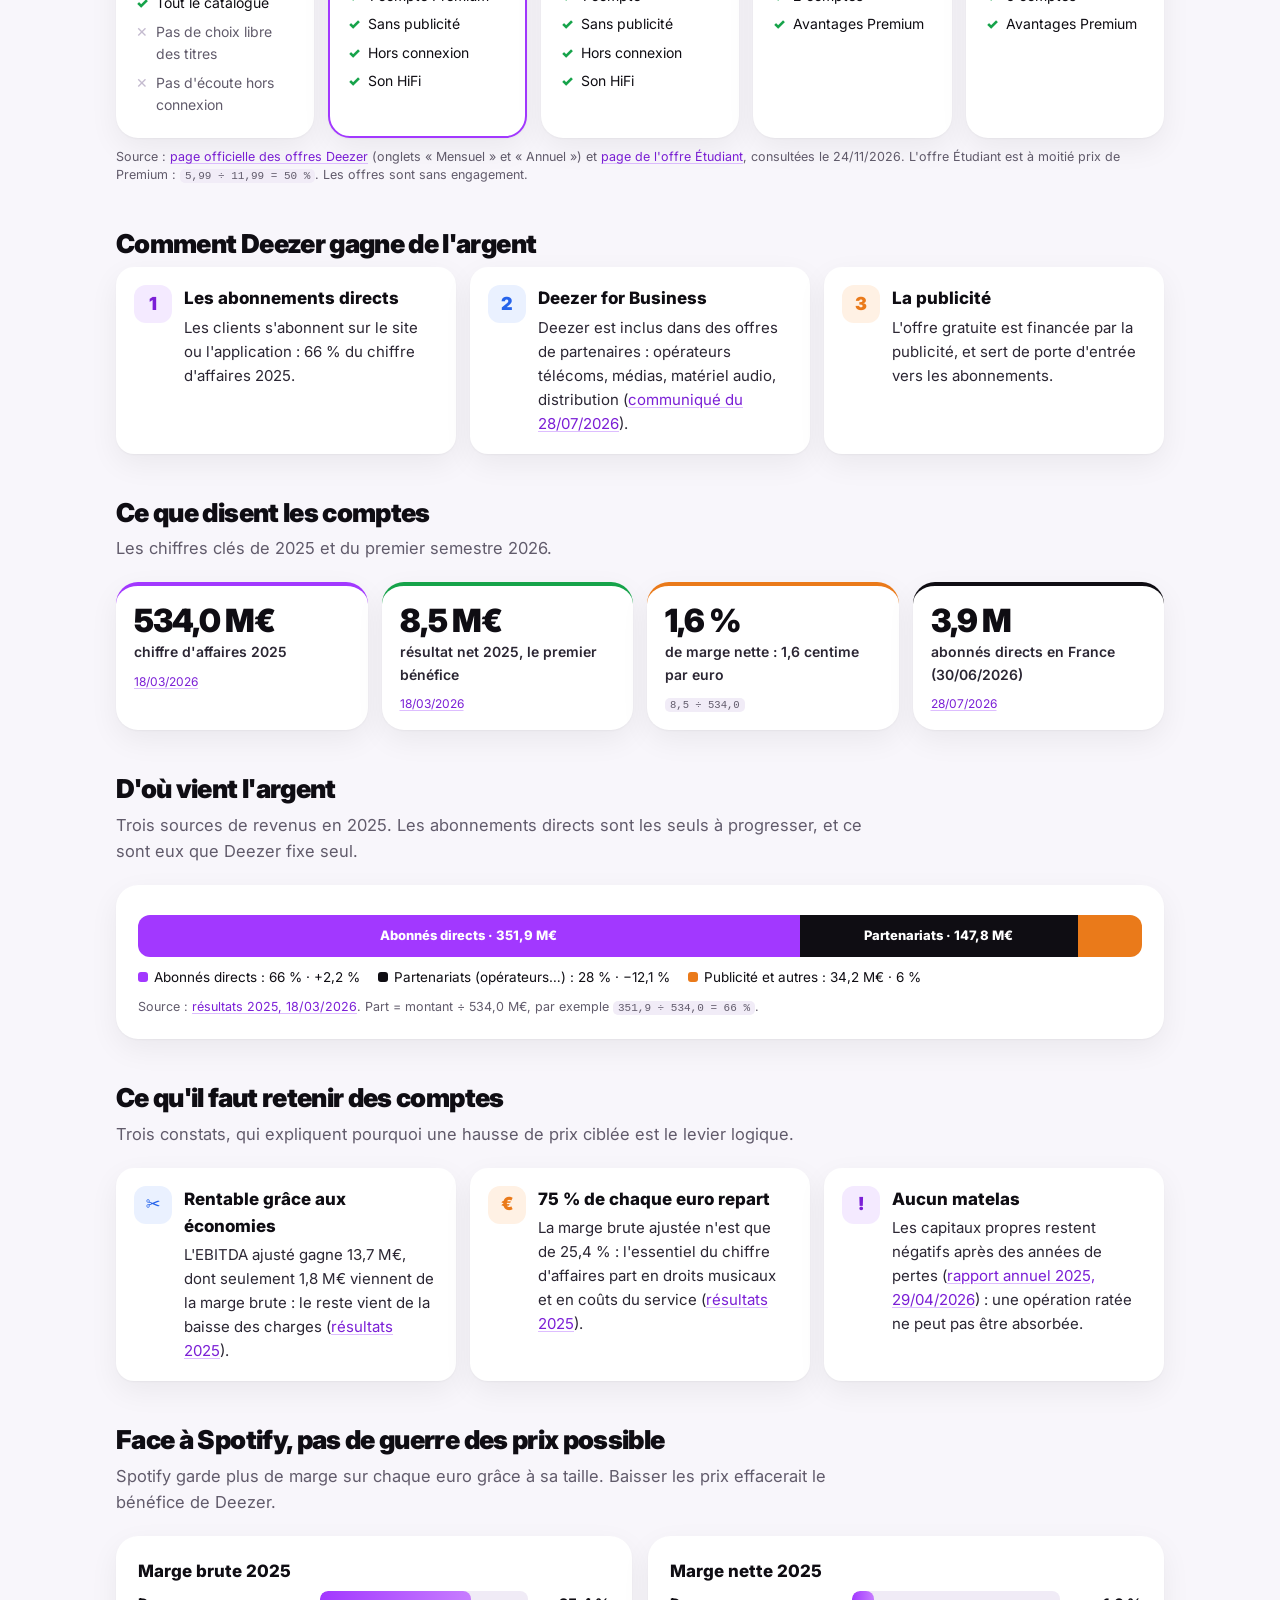
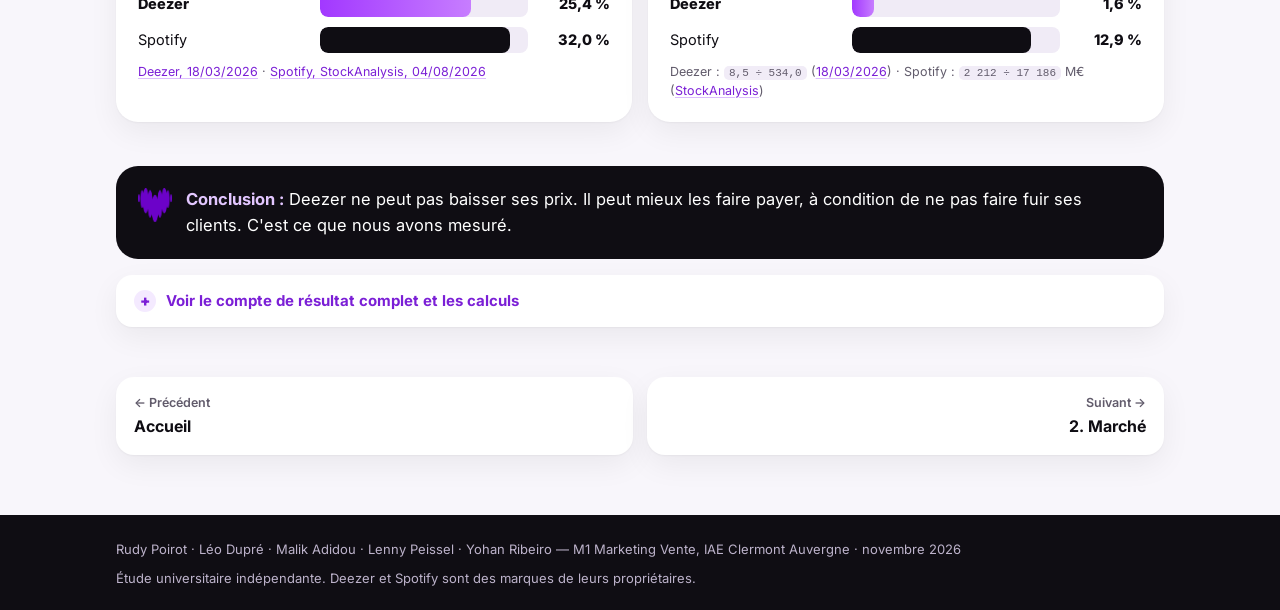
<file: entreprise.html>
<!doctype html>
<html lang="fr">
<head>
<meta charset="utf-8">
<meta name="viewport" content="width=device-width, initial-scale=1">
<title>1. L'entreprise – Deezer, ses offres et ses comptes</title>
<link rel="icon" href="img/deezer-coeur.png">
<link rel="preconnect" href="https://fonts.googleapis.com"><link rel="preconnect" href="https://fonts.gstatic.com" crossorigin>
<link href="https://fonts.googleapis.com/css2?family=Inter:wght@400;600;700;800;900&display=swap" rel="stylesheet">
<link rel="stylesheet" href="style.css?v=5">
</head>
<body>
<header class="top"><div class="in">
  <a class="brand" href="index.html"><img src="img/deezer-coeur.png" alt=""><span>Deezer Étudiant<small>Dossier prix · M1 Marketing Vente</small></span></a>
  <nav aria-label="Pages du dossier"><a href="index.html">Accueil</a><a href="entreprise.html" aria-current="page"><b>1</b>Entreprise</a><a href="marche.html"><b>2</b>Marché</a><a href="questionnaire.html"><b>3</b>Questionnaire</a><a href="resultats.html"><b>4</b>Prix acceptable</a><a href="achat.html"><b>5</b>Prix d'achat</a><a href="decision.html"><b>6</b>Décision</a><a href="risques.html"><b>7</b>Risques</a></nav>
</div></header>
<div class="hero"><div class="in">
  <img class="heart" src="img/deezer-coeur.png" alt="">
  <p class="eyebrow"><span class="step">Étape 1/7</span> L'entreprise</p>
  <h1>Deezer : ses offres, ses tarifs et ses comptes</h1>
  <p class="lead">Ce que fait Deezer, ce qu'il vend et à quel prix, puis ce que disent ses comptes : en 2025, Deezer gagne de l'argent pour la première fois, sans aucune marge d'erreur.</p>
  
</div></div>
<main>


<section>
  <h2>Deezer en bref</h2>
  <p class="intro">Une plateforme française de streaming musical : on y écoute de la musique et des podcasts, gratuitement avec publicité ou sans publicité avec un abonnement.</p>
  <div class="stats flat">
    <div class="stat "><div class="v ">2007</div><div class="l">fondée à Paris</div><div class="s"><a href="https://newsroom-deezer.com/fr/2026/07/resultats-premier-semestre-2026-deezer/" target="_blank" rel="noopener">communiqué du 28/07/2026</a></div></div>
    <div class="stat b"><div class="v ">180</div><div class="l">pays où Deezer est disponible</div><div class="s"><a href="https://newsroom-deezer.com/fr/2026/07/resultats-premier-semestre-2026-deezer/" target="_blank" rel="noopener">communiqué du 28/07/2026</a></div></div>
    <div class="stat g"><div class="v ">120 M+</div><div class="l">de titres au catalogue</div><div class="s"><a href="https://www.deezer.com/fr/offers" target="_blank" rel="noopener" title="Consultée le 24/11/2026">page des offres</a></div></div>
    <div class="stat k"><div class="v ">530</div><div class="l">personnes (France, Allemagne, Royaume-Uni, Brésil, États-Unis)</div><div class="s"><a href="https://newsroom-deezer.com/fr/2026/07/resultats-premier-semestre-2026-deezer/" target="_blank" rel="noopener">communiqué du 28/07/2026</a></div></div>
  </div>
  <p class="src">Deezer est coté à la Bourse de Paris (Euronext Paris, code DEEZR) (<a href="https://newsroom-deezer.com/fr/2026/07/resultats-premier-semestre-2026-deezer/" target="_blank" rel="noopener">même communiqué</a>).</p>
</section>
<section>
  <h2>Ce qu'on écoute sur Deezer</h2>
  <p class="intro">Un aperçu réel du service : le classement Top France de Deezer, intégré directement depuis Deezer avec son lecteur officiel.</p>
  <div class="grid2" style="align-items:start">
    <div class="embed"><iframe title="Playlist Top France sur Deezer" src="https://widget.deezer.com/widget/auto/playlist/1109890291" allow="encrypted-media; clipboard-write" loading="lazy"></iframe></div>
    <div>
      <div class="feat">
        <div><b>Flow</b>Un flux musical personnalisé selon ses goûts.</div>
        <div><b>SongCatcher</b>Reconnaît un titre qui passe autour de soi.</div>
        <div><b>Son HiFi</b>Qualité sans perte, incluse dans l'offre Premium.</div>
        <div><b>Paroles</b>Les paroles synchronisées avec la musique.</div>
        <div><b>Transfert de playlists</b>Depuis Spotify, Apple Music, YouTube Music…</div>
        <div><b>Étiquette IA</b>Les titres générés par IA sont signalés.</div>
      </div>
      <p class="src">Fonctionnalités : <a href="https://www.deezer.com/fr/offers/student" target="_blank" rel="noopener" title="Consultée le 24/11/2026">page de l'offre Étudiant</a> et <a href="https://www.deezer.com/fr/offers" target="_blank" rel="noopener" title="Consultée le 24/11/2026">page des offres</a> ; étiquetage IA et son HiFi : <a href="https://newsroom-deezer.com/fr/2026/07/resultats-premier-semestre-2026-deezer/" target="_blank" rel="noopener">communiqué du 28/07/2026</a>. Playlist : <a href="https://www.deezer.com/fr/playlist/1109890291" target="_blank" rel="noopener">Top France</a>, publiée par Deezer Charts.</p>
    </div>
  </div>
</section>
<section>
  <h2>Tous les tarifs de Deezer</h2>
  <p class="intro">Cinq façons d'écouter Deezer en France. L'offre Étudiant est la moins chère des offres payantes : c'est elle que nous étudions.</p>
  <div class="plans">
    <div class="plan"><h3>Gratuit</h3><div class="pr">0 €</div><div class="yr">avec publicité</div><ul><li>1 compte</li><li>Tout le catalogue</li><li class="no">Pas de choix libre des titres</li><li class="no">Pas d'écoute hors connexion</li></ul></div>
    <div class="plan hot"><h3>Étudiant</h3><div class="pr">5,99 € <small>/mois</small></div><div class="yr">18-25 ans, vérifié par UNiDAYS</div><ul><li>1 compte Premium</li><li>Sans publicité</li><li>Hors connexion</li><li>Son HiFi</li></ul></div>
    <div class="plan"><h3>Premium</h3><div class="pr">11,99 € <small>/mois</small></div><div class="yr">ou 107,99 €/an (9,00 €/mois)</div><ul><li>1 compte</li><li>Sans publicité</li><li>Hors connexion</li><li>Son HiFi</li></ul></div>
    <div class="plan"><h3>Duo</h3><div class="pr">15,99 € <small>/mois</small></div><div class="yr">ou 174,99 €/an (14,58 €/mois)</div><ul><li>2 comptes</li><li>Avantages Premium</li></ul></div>
    <div class="plan"><h3>Famille</h3><div class="pr">19,99 € <small>/mois</small></div><div class="yr">ou 218,99 €/an (18,25 €/mois)</div><ul><li>6 comptes</li><li>Avantages Premium</li></ul></div>
  </div>
  <p class="src">Source : <a href="https://www.deezer.com/fr/offers" target="_blank" rel="noopener" title="Consultée le 24/11/2026">page officielle des offres Deezer</a> (onglets « Mensuel » et « Annuel ») et <a href="https://www.deezer.com/fr/offers/student" target="_blank" rel="noopener" title="Consultée le 24/11/2026">page de l'offre Étudiant</a>, consultées le 24/11/2026. L'offre Étudiant est à moitié prix de Premium : <code>5,99 ÷ 11,99 = 50 %</code>. Les offres sont sans engagement.</p>
</section>
<section>
  <h2>Comment Deezer gagne de l'argent</h2>
  <div class="takeaways">
    <div class="tk "><div class="ic">1</div><div><h3>Les abonnements directs</h3><p>Les clients s'abonnent sur le site ou l'application : 66 % du chiffre d'affaires 2025.</p></div></div>
    <div class="tk b"><div class="ic">2</div><div><h3>Deezer for Business</h3><p>Deezer est inclus dans des offres de partenaires : opérateurs télécoms, médias, matériel audio, distribution (<a href="https://newsroom-deezer.com/fr/2026/07/resultats-premier-semestre-2026-deezer/" target="_blank" rel="noopener">communiqué du 28/07/2026</a>).</p></div></div>
    <div class="tk o"><div class="ic">3</div><div><h3>La publicité</h3><p>L'offre gratuite est financée par la publicité, et sert de porte d'entrée vers les abonnements.</p></div></div>
  </div>
</section>
<section>
  <h2>Ce que disent les comptes</h2>
  <p class="intro">Les chiffres clés de 2025 et du premier semestre 2026.</p>
  <div class="stats flat"><div class="stat "><div class="v ">534,0 M€</div><div class="l">chiffre d'affaires 2025</div><div class="s"><a href="https://newsroom-deezer.com/fr/2026/03/deezer-atteint-la-rentabilite-en-2025-la-strategie-produit-des-resultats-tangibles/" target="_blank" rel="noopener">18/03/2026</a></div></div><div class="stat g"><div class="v ">8,5 M€</div><div class="l">résultat net 2025, le premier bénéfice</div><div class="s"><a href="https://newsroom-deezer.com/fr/2026/03/deezer-atteint-la-rentabilite-en-2025-la-strategie-produit-des-resultats-tangibles/" target="_blank" rel="noopener">18/03/2026</a></div></div><div class="stat o"><div class="v ">1,6 %</div><div class="l">de marge nette : 1,6 centime par euro</div><div class="s"><code>8,5 ÷ 534,0</code></div></div><div class="stat k"><div class="v ">3,9 M</div><div class="l">abonnés directs en France (30/06/2026)</div><div class="s"><a href="https://newsroom-deezer.com/fr/2026/07/resultats-premier-semestre-2026-deezer/" target="_blank" rel="noopener">28/07/2026</a></div></div></div>
</section>
<section>
  <h2>D'où vient l'argent</h2>
  <p class="intro">Trois sources de revenus en 2025. Les abonnements directs sont les seuls à progresser, et ce sont eux que Deezer fixe seul.</p>
  <div class="card">
    <div class="stack"><div style="width:65.9%;background:var(--purple)">Abonnés directs · 351,9 M€</div><div style="width:27.7%;background:var(--ink)">Partenariats · 147,8 M€</div><div style="width:6.4%;background:var(--orange)"></div></div>
    <div class="keys"><span style="--c:var(--purple)">Abonnés directs : 66 % · +2,2 %</span><span style="--c:var(--ink)">Partenariats (opérateurs…) : 28 % · −12,1 %</span><span style="--c:var(--orange)">Publicité et autres : 34,2 M€ · 6 %</span></div>
    <p class="src">Source : <a href="https://newsroom-deezer.com/fr/2026/03/deezer-atteint-la-rentabilite-en-2025-la-strategie-produit-des-resultats-tangibles/" target="_blank" rel="noopener">résultats 2025, 18/03/2026</a>. Part = montant ÷ 534,0 M€, par exemple <code>351,9 ÷ 534,0 = 66 %</code>.</p>
  </div>
</section>
<section>
  <h2>Ce qu'il faut retenir des comptes</h2>
  <p class="intro">Trois constats, qui expliquent pourquoi une hausse de prix ciblée est le levier logique.</p>
  <div class="takeaways">
    <div class="tk b"><div class="ic">✂</div><div><h3>Rentable grâce aux économies</h3><p>L'EBITDA ajusté gagne 13,7 M€, dont seulement 1,8 M€ viennent de la marge brute : le reste vient de la baisse des charges (<a href="https://newsroom-deezer.com/fr/2026/03/deezer-atteint-la-rentabilite-en-2025-la-strategie-produit-des-resultats-tangibles/" target="_blank" rel="noopener">résultats 2025</a>).</p></div></div>
    <div class="tk o"><div class="ic">€</div><div><h3>75 % de chaque euro repart</h3><p>La marge brute ajustée n'est que de 25,4 % : l'essentiel du chiffre d'affaires part en droits musicaux et en coûts du service (<a href="https://newsroom-deezer.com/fr/2026/03/deezer-atteint-la-rentabilite-en-2025-la-strategie-produit-des-resultats-tangibles/" target="_blank" rel="noopener">résultats 2025</a>).</p></div></div>
    <div class="tk "><div class="ic">!</div><div><h3>Aucun matelas</h3><p>Les capitaux propres restent négatifs après des années de pertes (<a href="https://www.deezer-investors.com/wp-content/uploads/2026/04/DZR2025_URD_EN_PDF_MEL_26_04_29.pdf" target="_blank" rel="noopener">rapport annuel 2025, 29/04/2026</a>) : une opération ratée ne peut pas être absorbée.</p></div></div>
  </div>
</section>
<section>
  <h2>Face à Spotify, pas de guerre des prix possible</h2>
  <p class="intro">Spotify garde plus de marge sur chaque euro grâce à sa taille. Baisser les prix effacerait le bénéfice de Deezer.</p>
  <div class="grid2">
    <div class="card"><h3>Marge brute 2025</h3><div class="bars"><div class="bar me"><span>Deezer</span><div class="t"><i style="width:72.6%"></i></div><span class="v">25,4 %</span></div><div class="bar k"><span>Spotify</span><div class="t"><i style="width:91.4%"></i></div><span class="v">32,0 %</span></div></div><p class="src"><a href="https://newsroom-deezer.com/fr/2026/03/deezer-atteint-la-rentabilite-en-2025-la-strategie-produit-des-resultats-tangibles/" target="_blank" rel="noopener">Deezer, 18/03/2026</a> · <a href="https://stockanalysis.com/stocks/spot/financials/" target="_blank" rel="noopener">Spotify, StockAnalysis, 04/08/2026</a></p></div>
    <div class="card"><h3>Marge nette 2025</h3><div class="bars"><div class="bar me"><span>Deezer</span><div class="t"><i style="width:10.7%"></i></div><span class="v">1,6 %</span></div><div class="bar k"><span>Spotify</span><div class="t"><i style="width:86.0%"></i></div><span class="v">12,9 %</span></div></div><p class="src">Deezer : <code>8,5 ÷ 534,0</code> (<a href="https://newsroom-deezer.com/fr/2026/03/deezer-atteint-la-rentabilite-en-2025-la-strategie-produit-des-resultats-tangibles/" target="_blank" rel="noopener">18/03/2026</a>) · Spotify : <code>2 212 ÷ 17 186</code> M€ (<a href="https://stockanalysis.com/stocks/spot/financials/" target="_blank" rel="noopener">StockAnalysis</a>)</p></div>
  </div>
</section>
<section>
  <div class="verdict"><img src="img/deezer-coeur.png" alt=""><p><b>Conclusion :</b> Deezer ne peut pas baisser ses prix. Il peut mieux les faire payer, à condition de ne pas faire fuir ses clients. C'est ce que nous avons mesuré.</p></div>
  <details class="more"><summary>Voir le compte de résultat complet et les calculs</summary><div class="body">
  <div class="table-wrap"><table>
  <thead><tr><th>En M€</th><th class="n">2024</th><th class="n">2025</th><th>Évolution</th></tr></thead><tbody>
  <tr><td>Chiffre d'affaires</td><td class="n">541,7</td><td class="n">534,0</td><td>−1,4 %</td></tr>
  <tr><td>· abonnés directs</td><td class="n">344,4</td><td class="n">351,9</td><td>+2,2 %</td></tr>
  <tr><td>· partenariats</td><td class="n">168,3</td><td class="n">147,8</td><td>−12,1 %</td></tr>
  <tr><td>· publicité et autres</td><td class="n">29,0</td><td class="n">34,2</td><td>+17,9 %</td></tr>
  <tr><td>Marge brute ajustée</td><td class="n">133,7</td><td class="n">135,5</td><td>25,4 % du CA</td></tr>
  <tr><td>EBITDA ajusté</td><td class="n">−4,0</td><td class="n">9,7</td><td>+13,7 M€</td></tr>
  <tr><td>Résultat opérationnel</td><td class="n">−27,5</td><td class="n">9,3</td><td>1,7 % du CA</td></tr>
  <tr class="hl"><td>Résultat net</td><td class="n">−26,0</td><td class="n">8,5</td><td>1,6 % du CA</td></tr>
  <tr><td>Flux de trésorerie disponible</td><td class="n">6,6</td><td class="n">10,1</td><td></td></tr>
  <tr><td>Trésorerie au 31/12</td><td class="n">62,1</td><td class="n">65,4</td><td>dette financière : 8,0</td></tr>
  </tbody></table></div>
  <p class="src">Source de tout le tableau : <a href="https://newsroom-deezer.com/fr/2026/03/deezer-atteint-la-rentabilite-en-2025-la-strategie-produit-des-resultats-tangibles/" target="_blank" rel="noopener">communiqué des résultats annuels 2025, 18/03/2026</a>.</p>
  <p class="calc-title">Marge nette</p><div class="formula"><div class="term"><b>8,5 M€</b><span>résultat net</span></div><span class="op">÷</span><div class="term"><b>534,0 M€</b><span>chiffre d'affaires</span></div><span class="op">=</span><div class="term res"><b>1,6 %</b><span>marge nette</span></div></div>
  <p class="calc-title">Marge brute</p><div class="formula"><div class="term"><b>135,5 M€</b><span>marge brute ajustée</span></div><span class="op">÷</span><div class="term"><b>534,0 M€</b><span>chiffre d'affaires</span></div><span class="op">=</span><div class="term res"><b>25,4 %</b><span>gardés</span></div></div>
  <p class="calc-title">Retour à la rentabilité</p><div class="formula"><div class="term"><b>9,7 M€</b><span>EBITDA 2025</span></div><span class="op">−</span><div class="term"><b>−4,0 M€</b><span>EBITDA 2024</span></div><span class="op">=</span><div class="term res"><b>+13,7 M€</b><span>amélioration</span></div></div><div style="height:10px"></div><div class="formula"><div class="term"><b>135,5 M€</b><span>marge brute 2025</span></div><span class="op">−</span><div class="term"><b>133,7 M€</b><span>marge brute 2024</span></div><span class="op">=</span><div class="term res"><b>+1,8 M€</b><span>dont la marge</span></div></div>
  <p class="calc-title" style="margin-top:18px">Premier semestre 2026</p>
  <p>Chiffre d'affaires de 268,2 M€ (+0,4 %), revenus directs de 185,2 M€ (+6,7 %), marge brute ajustée de 24,5 %, résultat net de 6,7 M€ et objectif de chiffre d'affaires stable sur 2026 (<a href="https://newsroom-deezer.com/fr/2026/07/resultats-premier-semestre-2026-deezer/" target="_blank" rel="noopener">résultats S1 2026, 28/07/2026</a>).</p></div></details>
</section>
<div class="pager"><a href="index.html"><small>← Précédent</small><b>Accueil</b></a><a class="next" href="marche.html"><small>Suivant →</small><b>2. Marché</b></a></div>
</main>
<footer><div class="in"><span>Rudy Poirot · Léo Dupré · Malik Adidou · Lenny Peissel · Yohan Ribeiro — M1 Marketing Vente, IAE Clermont Auvergne · novembre 2026</span><span>Étude universitaire indépendante. Deezer et Spotify sont des marques de leurs propriétaires.</span></div></footer>
</body>
</html>
</file>
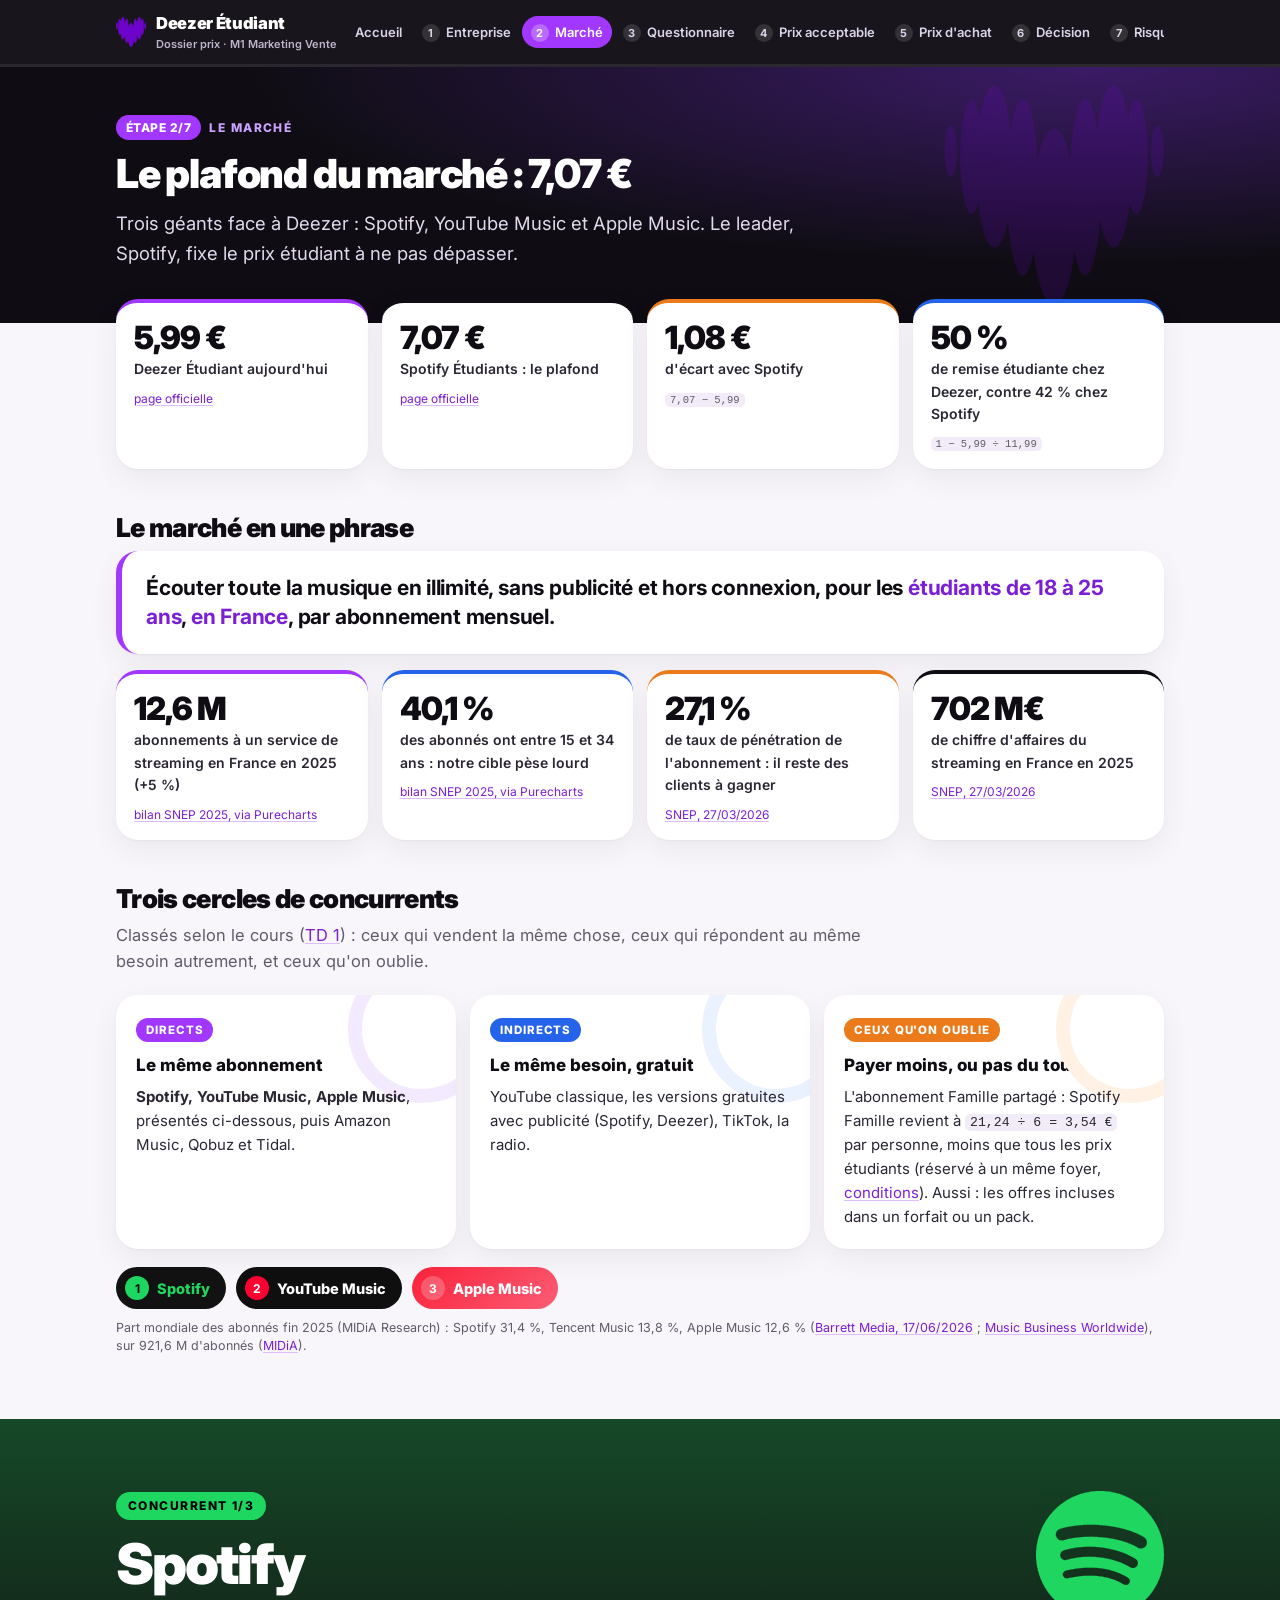
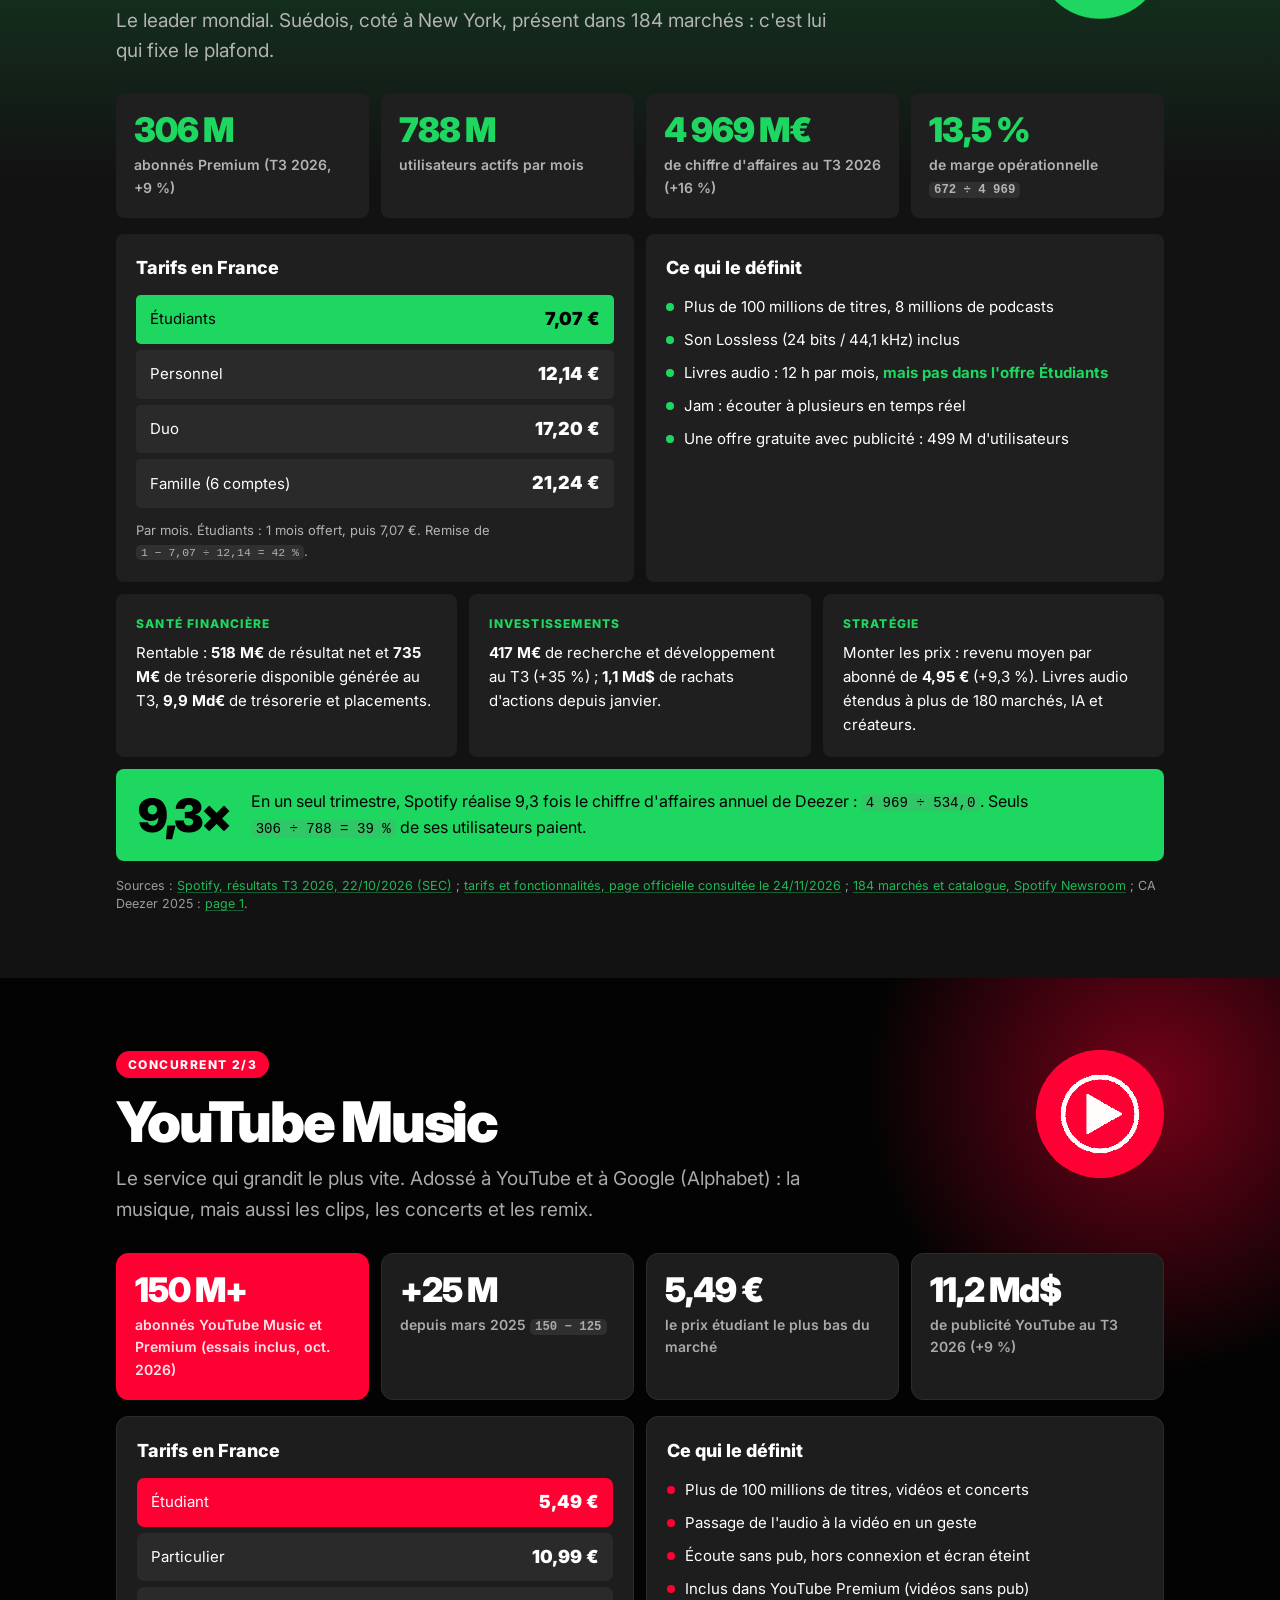
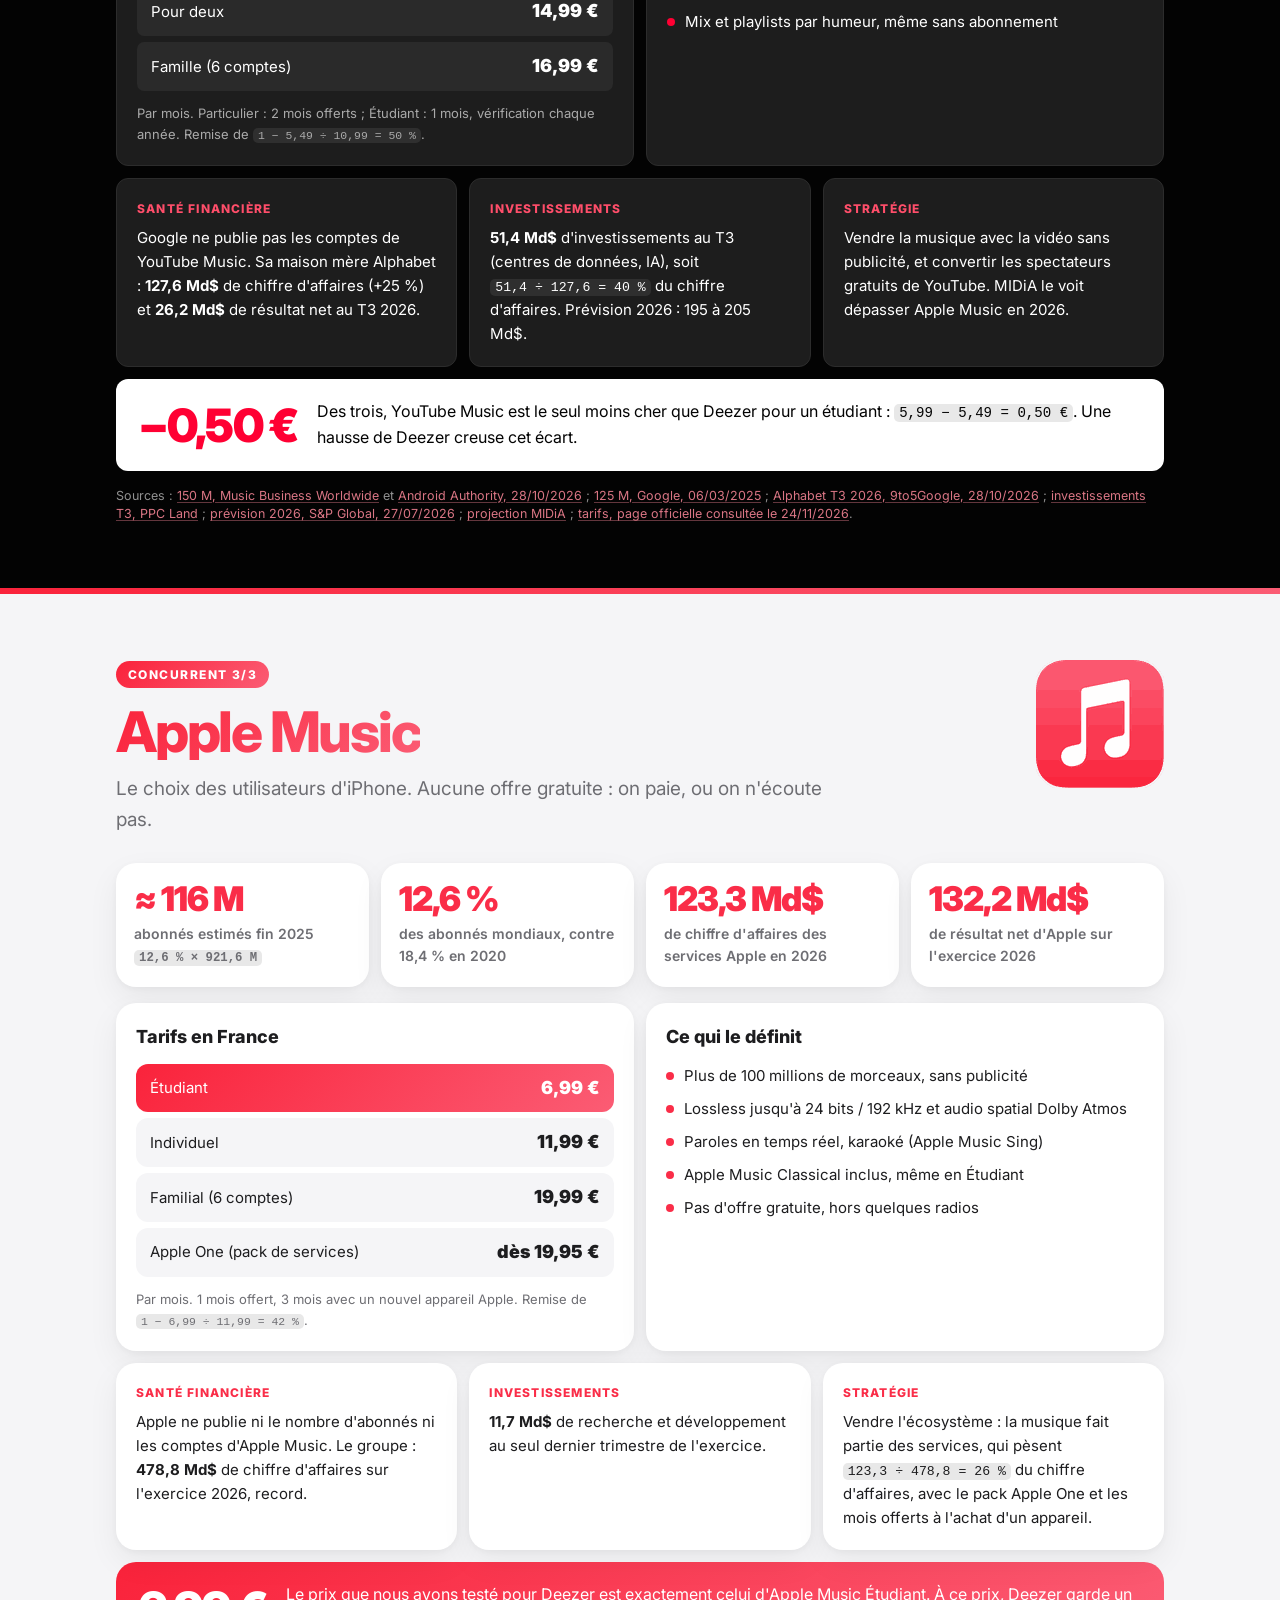
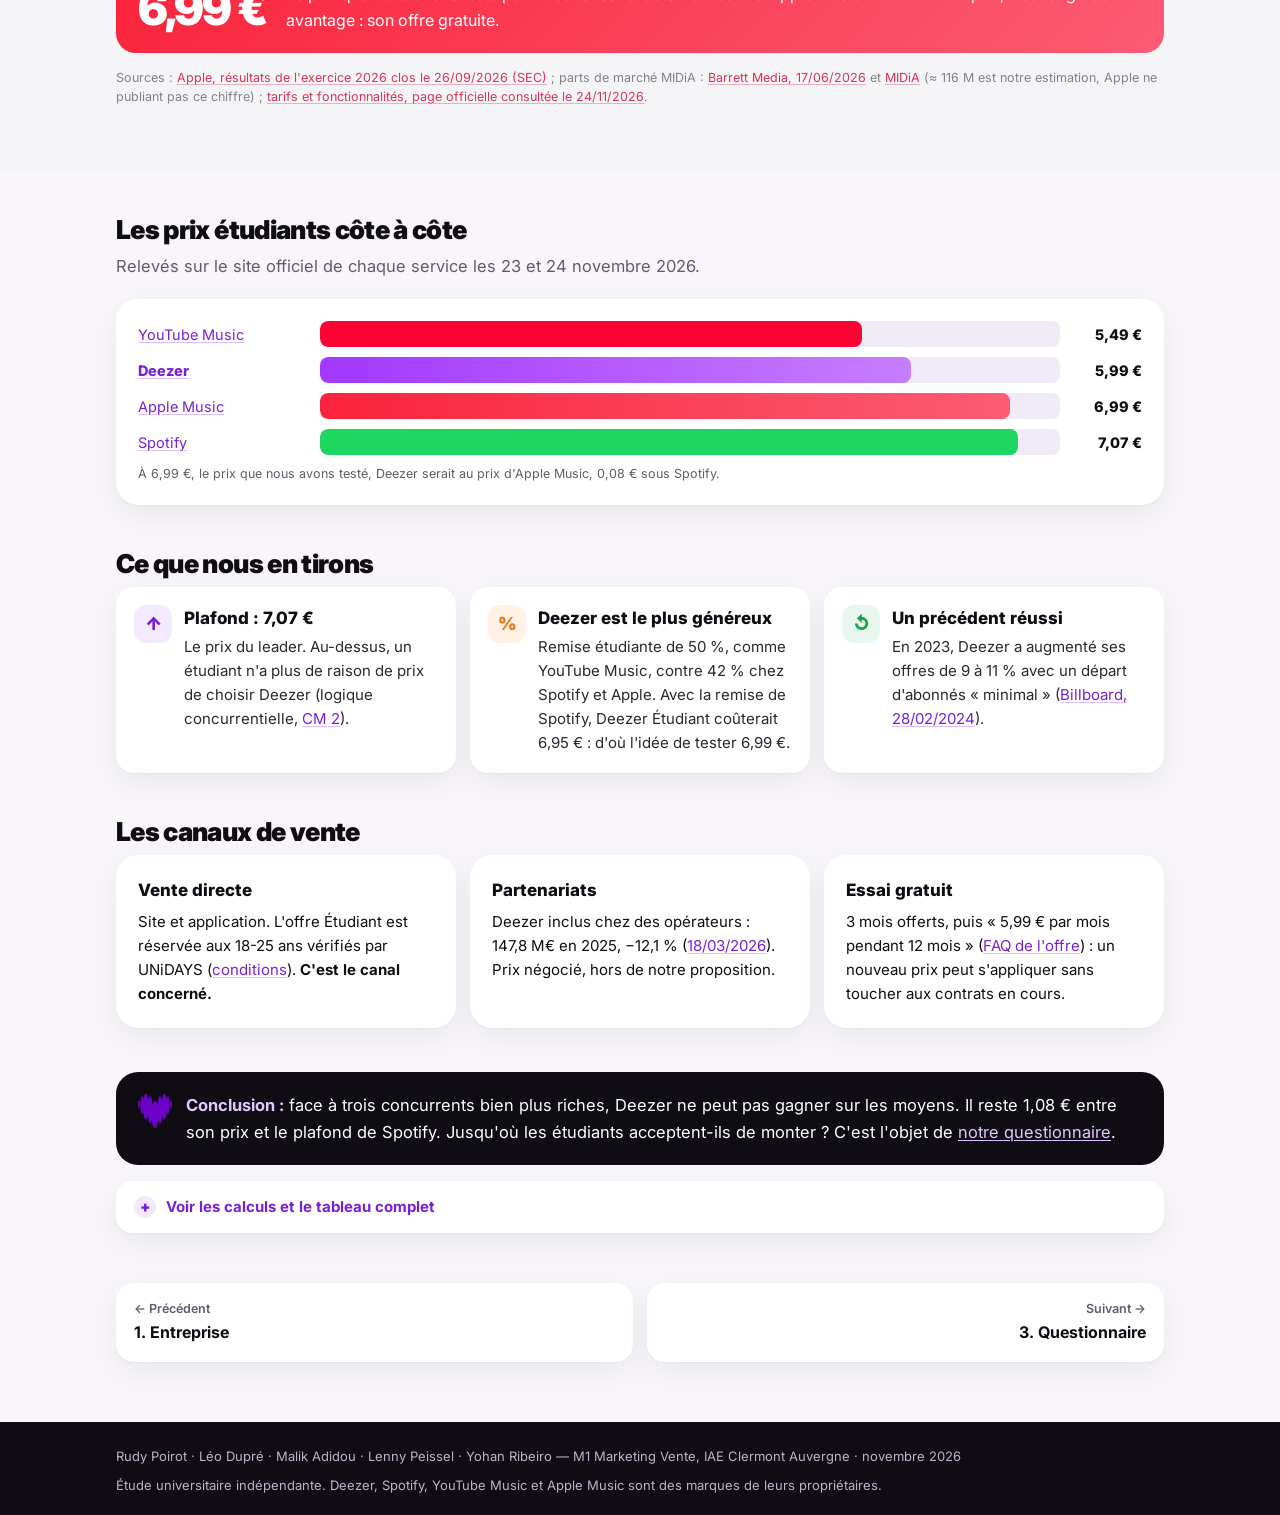
<file: marche.html>
<!doctype html>
<html lang="fr">
<head>
<meta charset="utf-8">
<meta name="viewport" content="width=device-width, initial-scale=1">
<title>2. Le marché – prix, canaux, plafond</title>
<link rel="icon" href="img/deezer-coeur.png">
<link rel="preconnect" href="https://fonts.googleapis.com"><link rel="preconnect" href="https://fonts.gstatic.com" crossorigin>
<link href="https://fonts.googleapis.com/css2?family=Inter:wght@400;600;700;800;900&display=swap" rel="stylesheet">
<link rel="stylesheet" href="style.css?v=5">
<style>
/* =========================================================
   Page 2 – Marché : concurrents aux couleurs de chaque marque
   ========================================================= */
body.page-marche{overflow-x:clip}
.top{--accent:var(--purple);transition:background .4s}
.top nav a[aria-current]{background:var(--accent);transition:background .4s,color .4s}
.scrollbar{height:3px;background:rgba(255,255,255,.08)}
.scrollbar i{display:block;height:100%;width:0;background:var(--accent);transition:background .4s}
body[data-brand=sp] .top{--accent:#1ED760} body[data-brand=sp] .top nav a[aria-current]{color:#000}
body[data-brand=yt] .top{--accent:#FF0033}
body[data-brand=ap] .top{--accent:#FA2D48}

.defmarket .def{font-size:21px;line-height:1.4;font-weight:700;letter-spacing:-.01em;background:var(--card);border-radius:var(--r);padding:22px 24px;box-shadow:var(--shadow);border-left:6px solid var(--purple);margin:0 0 16px}
.defmarket .def b{color:var(--purple-dark)}

.circles{display:grid;grid-template-columns:repeat(auto-fit,minmax(240px,1fr));gap:14px}
.ring{background:var(--card);border-radius:var(--r);padding:20px;box-shadow:var(--shadow);position:relative;overflow:hidden}
.ring::before{content:"";position:absolute;right:-40px;top:-40px;width:120px;height:120px;border-radius:50%;border:14px solid var(--purple-soft)}
.ring.r2::before{border-color:var(--blue-soft)} .ring.r3::before{border-color:var(--orange-soft)}
.ring .tag{display:inline-block;font-size:11.5px;font-weight:800;letter-spacing:.08em;text-transform:uppercase;background:var(--purple);color:#fff;border-radius:999px;padding:3px 10px;margin-bottom:10px}
.ring.r2 .tag{background:var(--blue)} .ring.r3 .tag{background:var(--orange)}
.ring p{margin:0;font-size:15px;color:var(--ink-2);position:relative}
.jump{display:flex;flex-wrap:wrap;gap:10px;margin-top:18px}
.jump a{display:inline-flex;align-items:center;gap:8px;text-decoration:none;font-weight:800;font-size:14.5px;padding:9px 16px 9px 9px;border-radius:999px;color:#fff;transition:transform .15s}
.jump a:hover{transform:translateY(-2px)}
.jump a b{display:inline-flex;width:24px;height:24px;border-radius:50%;align-items:center;justify-content:center;font-size:12px;background:rgba(255,255,255,.22)}
.jump .j-sp{background:#121212;color:#1ED760} .jump .j-sp b{background:#1ED760;color:#000}
.jump .j-yt{background:#0F0F0F} .jump .j-yt b{background:#FF0033}
.jump .j-ap{background:linear-gradient(135deg,#FA233B,#FB5C74)}

/* Bande pleine largeur par concurrent */
.cx{margin:64px calc(50% - 50vw) 0;padding:72px 0 64px;position:relative;overflow:hidden;scroll-margin-top:64px}
.cx + .cx{margin-top:0}
.cx-in{max-width:1080px;margin:0 auto;padding:0 16px;position:relative;z-index:1}
.cx-head{margin-bottom:28px}
.cx-num{display:inline-block;font-size:12px;font-weight:800;letter-spacing:.12em;text-transform:uppercase;border-radius:999px;padding:4px 12px;margin-bottom:16px}
.cx-id{display:flex;align-items:center;gap:16px}
.cx-mark{position:absolute;right:16px;top:0;width:128px;height:128px;object-fit:contain;pointer-events:none}
.cx h2{font-size:56px;line-height:1;letter-spacing:-.04em;margin:0}
.cx-tag{font-size:19px;max-width:720px;margin:14px 0 0}
.cx-stats{display:grid;grid-template-columns:repeat(auto-fit,minmax(200px,1fr));gap:12px;margin-bottom:16px}
.cx-stats > div{border-radius:var(--cxr);padding:18px}
.cx-stats b{display:block;font-size:34px;font-weight:900;letter-spacing:-.03em;line-height:1.05}
.cx-stats span{display:block;font-size:14px;margin-top:6px;font-weight:600}
.cx-grid{display:grid;grid-template-columns:repeat(auto-fit,minmax(300px,1fr));gap:12px;margin-bottom:12px}
.cx-trio{display:grid;grid-template-columns:repeat(auto-fit,minmax(240px,1fr));gap:12px}
.cx-card{border-radius:var(--cxr);padding:20px}
.cx-card h3{font-size:18px;margin:0 0 12px}
.cx-card p{margin:0;font-size:15px}
.cx-k{display:block;font-size:12px;font-weight:800;letter-spacing:.1em;text-transform:uppercase;margin-bottom:8px}
.cx-prices{list-style:none;margin:0;padding:0;display:grid;gap:6px}
.cx-prices li{display:flex;justify-content:space-between;align-items:center;padding:10px 14px;border-radius:calc(var(--cxr) * .6);font-size:15px}
.cx-prices b{font-size:18px;font-weight:900;white-space:nowrap}
.cx-note{font-size:13px !important;margin-top:12px !important}
.cx-feat{list-style:none;margin:0;padding:0;display:grid;gap:9px;font-size:15px}
.cx-feat li{position:relative;padding-left:18px}
.cx-feat li::before{content:"";position:absolute;left:0;top:8px;width:8px;height:8px;border-radius:50%;background:var(--cxa)}
.cx-punch{display:flex;gap:20px;align-items:center;border-radius:var(--cxr);padding:20px 22px;margin-top:12px}
.cx-punch b{font-size:46px;font-weight:900;letter-spacing:-.04em;line-height:1;flex:none}
.cx-punch p{margin:0;font-size:16px}
.cx-src{font-size:12.5px;line-height:1.5;margin:16px 0 0;opacity:.85}
.cx code{background:rgba(127,127,127,.18);color:inherit;white-space:nowrap}
@media (max-width:640px){.cx{padding:52px 0 44px}.cx h2{font-size:40px}.cx-mark{width:64px;height:64px}.cx-punch{flex-direction:column;align-items:flex-start;gap:8px}.cx-punch b{font-size:38px}}

/* Spotify : noir et vert */
.cx-sp{--cxr:8px;--cxa:#1ED760;background:#121212;color:#fff}
.cx-sp::before{content:"";position:absolute;inset:0;background:linear-gradient(180deg,rgba(30,215,96,.28) 0,rgba(18,18,18,0) 360px);pointer-events:none}
.cx-sp .cx-num{background:#1ED760;color:#000}
.cx-sp .cx-tag,.cx-sp .cx-stats span,.cx-sp .cx-note,.cx-sp .cx-src{color:#B3B3B3}
.cx-sp .cx-stats > div,.cx-sp .cx-card{background:#1F1F1F}
.cx-sp .cx-stats b{color:#1ED760}
.cx-sp .cx-prices li{background:#2A2A2A}
.cx-sp .cx-prices li.me{background:#1ED760;color:#000}
.cx-sp .cx-k{color:#1ED760}
.cx-sp .cx-card b{color:#fff} .cx-sp .cx-prices li.me b{color:#000}
.cx-sp .cx-punch{background:#1ED760;color:#000}
.cx-sp a{color:#1ED760;text-decoration-color:rgba(30,215,96,.45)}
.cx-sp .cx-feat b{color:#1ED760}

/* YouTube Music : noir et rouge */
.cx-yt{--cxr:12px;--cxa:#FF0033;background:#030303;color:#fff}
.cx-yt::before{content:"";position:absolute;right:-180px;top:-200px;width:620px;height:620px;border-radius:50%;background:radial-gradient(circle,rgba(255,0,51,.45) 0,rgba(255,0,51,0) 65%);pointer-events:none}
.cx-yt .cx-num{background:#FF0033;color:#fff}
.cx-yt .cx-tag,.cx-yt .cx-stats span,.cx-yt .cx-note,.cx-yt .cx-src{color:#AAAAAA}
.cx-yt .cx-stats > div,.cx-yt .cx-card{background:#1D1D1D;border:1px solid #2C2C2C}
.cx-yt .cx-stats b{color:#fff}
.cx-yt .cx-stats > div:first-child{background:#FF0033;border-color:#FF0033} .cx-yt .cx-stats > div:first-child span{color:#FFE3E8}
.cx-yt .cx-prices li{background:#2A2A2A}
.cx-yt .cx-prices li.me{background:#FF0033}
.cx-yt .cx-k{color:#FF4E6A}
.cx-yt .cx-punch{background:#fff;color:#030303} .cx-yt .cx-punch b{color:#FF0033}
.cx-yt a{color:#FF8A9B;text-decoration-color:rgba(255,138,155,.45)}

/* Apple Music : blanc et rose-rouge */
.cx-ap{--cxr:20px;--cxa:#FA2D48;background:#F5F5F7;color:#1D1D1F;font-family:-apple-system,BlinkMacSystemFont,"SF Pro Display","Inter","Helvetica Neue",sans-serif}
.cx-ap::before{content:"";position:absolute;left:0;right:0;top:0;height:6px;background:linear-gradient(90deg,#FA233B,#FB5C74)}
.cx-ap .cx-num{background:linear-gradient(135deg,#FA233B,#FB5C74);color:#fff}
.cx-ap h2{background:linear-gradient(135deg,#FA233B,#FB5C74);-webkit-background-clip:text;background-clip:text;color:transparent;font-weight:800}
.cx-ap .cx-tag,.cx-ap .cx-stats span,.cx-ap .cx-note,.cx-ap .cx-src{color:#6E6E73}
.cx-ap .cx-stats > div,.cx-ap .cx-card{background:#fff;box-shadow:0 2px 6px rgba(0,0,0,.04),0 12px 32px rgba(0,0,0,.06)}
.cx-ap .cx-stats b{color:#FA2D48}
.cx-ap .cx-prices li{background:#F5F5F7}
.cx-ap .cx-prices li.me{background:linear-gradient(135deg,#FA233B,#FB5C74);color:#fff}
.cx-ap .cx-k{color:#FA2D48}
.cx-ap .cx-punch{background:linear-gradient(135deg,#FA233B,#FB5C74);color:#fff}
.cx-ap a{color:#D3133A;text-decoration-color:rgba(211,19,58,.35)}

/* Apparition au défilement */
.js .reveal{opacity:0;transform:translateY(26px);transition:opacity .6s ease,transform .6s ease}
.js .reveal.in{opacity:1;transform:none}
@media (prefers-reduced-motion:reduce){.js .reveal{opacity:1;transform:none;transition:none}}
@media print{.js .reveal{opacity:1;transform:none}}

/* Barres aux couleurs des marques */
.brandbars .b-sp .t i{background:#1ED760} .brandbars .b-yt .t i{background:#FF0033} .brandbars .b-ap .t i{background:linear-gradient(90deg,#FA233B,#FB5C74)}
</style>
<script>document.documentElement.classList.add('js')</script>
</head>
<body class="page-marche">
<header class="top"><div class="in">
  <a class="brand" href="index.html"><img src="img/deezer-coeur.png" alt=""><span>Deezer Étudiant<small>Dossier prix · M1 Marketing Vente</small></span></a>
  <nav aria-label="Pages du dossier"><a href="index.html">Accueil</a><a href="entreprise.html"><b>1</b>Entreprise</a><a href="marche.html" aria-current="page"><b>2</b>Marché</a><a href="questionnaire.html"><b>3</b>Questionnaire</a><a href="resultats.html"><b>4</b>Prix acceptable</a><a href="achat.html"><b>5</b>Prix d'achat</a><a href="decision.html"><b>6</b>Décision</a><a href="risques.html"><b>7</b>Risques</a></nav>
</div><div class="scrollbar" aria-hidden="true"><i></i></div></header>
<div class="hero"><div class="in">
  <img class="heart" src="img/deezer-coeur.png" alt="">
  <p class="eyebrow"><span class="step">Étape 2/7</span> Le marché</p>
  <h1>Le plafond du marché : 7,07 €</h1>
  <p class="lead">Trois géants face à Deezer : Spotify, YouTube Music et Apple Music. Le leader, Spotify, fixe le prix étudiant à ne pas dépasser.</p>
</div></div>
<main>
<div class="stats"><div class="stat "><div class="v ">5,99 €</div><div class="l">Deezer Étudiant aujourd'hui</div><div class="s"><a href="https://www.deezer.com/fr/offers/student" target="_blank" rel="noopener" title="Consultée le 23/11/2026">page officielle</a></div></div><div class="stat k"><div class="v ">7,07 €</div><div class="l">Spotify Étudiants : le plafond</div><div class="s"><a href="https://www.spotify.com/fr/premium/" target="_blank" rel="noopener" title="Consultée le 24/11/2026">page officielle</a></div></div><div class="stat o"><div class="v ">1,08 €</div><div class="l">d'écart avec Spotify</div><div class="s"><code>7,07 − 5,99</code></div></div><div class="stat b"><div class="v ">50 %</div><div class="l">de remise étudiante chez Deezer, contre 42 % chez Spotify</div><div class="s"><code>1 − 5,99 ÷ 11,99</code></div></div></div>

<section>
  <h2>Le marché en une phrase</h2>
  <div class="defmarket">
    <p class="def">Écouter toute la musique en illimité, sans publicité et hors connexion, pour les <b>étudiants de 18 à 25 ans</b>, <b>en France</b>, par abonnement mensuel.</p>
    <div class="stats flat">
      <div class="stat"><div class="v">12,6 M</div><div class="l">abonnements à un service de streaming en France en 2025 (+5 %)</div><div class="s"><a href="https://www.chartsinfrance.net/actualite/news-135780.html" target="_blank" rel="noopener">bilan SNEP 2025, via Purecharts</a></div></div>
      <div class="stat b"><div class="v">40,1 %</div><div class="l">des abonnés ont entre 15 et 34 ans : notre cible pèse lourd</div><div class="s"><a href="https://www.chartsinfrance.net/actualite/news-135780.html" target="_blank" rel="noopener">bilan SNEP 2025, via Purecharts</a></div></div>
      <div class="stat o"><div class="v">27,1 %</div><div class="l">de taux de pénétration de l'abonnement : il reste des clients à gagner</div><div class="s"><a href="https://snepmusique.com/category/communiques-dossiers-de-presse" target="_blank" rel="noopener">SNEP, 27/03/2026</a></div></div>
      <div class="stat k"><div class="v">702 M€</div><div class="l">de chiffre d'affaires du streaming en France en 2025</div><div class="s"><a href="https://snepmusique.com/category/communiques-dossiers-de-presse" target="_blank" rel="noopener">SNEP, 27/03/2026</a></div></div>
    </div>
  </div>
</section>

<section>
  <h2>Trois cercles de concurrents</h2>
  <p class="intro">Classés selon le cours (<a href="https://prix.iae-mod.fr/seances/seance-td-1.html">TD 1</a>) : ceux qui vendent la même chose, ceux qui répondent au même besoin autrement, et ceux qu'on oublie.</p>
  <div class="circles">
    <div class="ring r1"><span class="tag">Directs</span><h3>Le même abonnement</h3><p><b>Spotify, YouTube Music, Apple Music</b>, présentés ci-dessous, puis Amazon Music, Qobuz et Tidal.</p></div>
    <div class="ring r2"><span class="tag">Indirects</span><h3>Le même besoin, gratuit</h3><p>YouTube classique, les versions gratuites avec publicité (Spotify, Deezer), TikTok, la radio.</p></div>
    <div class="ring r3"><span class="tag">Ceux qu'on oublie</span><h3>Payer moins, ou pas du tout</h3><p>L'abonnement Famille partagé : Spotify Famille revient à <code>21,24 ÷ 6 = 3,54 €</code> par personne, moins que tous les prix étudiants (réservé à un même foyer, <a href="https://www.spotify.com/fr/premium/" target="_blank" rel="noopener" title="Consultée le 24/11/2026">conditions</a>). Aussi : les offres incluses dans un forfait ou un pack.</p></div>
  </div>
  <div class="jump" aria-label="Aller à un concurrent">
    <a class="j-sp" href="#spotify"><b>1</b>Spotify</a><a class="j-yt" href="#youtube-music"><b>2</b>YouTube Music</a><a class="j-ap" href="#apple-music"><b>3</b>Apple Music</a>
  </div>
  <p class="src">Part mondiale des abonnés fin 2025 (MIDiA Research) : Spotify 31,4 %, Tencent Music 13,8 %, Apple Music 12,6 % (<a href="https://barrettmedia.com/2026/06/17/youtube-music-surges-past-amazon-music/" target="_blank" rel="noopener">Barrett Media, 17/06/2026</a> ; <a href="https://www.musicbusinessworldwide.com/the-music-industry-is-closing-in-on-a-billion-global-subscribers-with-spotify-out-in-front/" target="_blank" rel="noopener">Music Business Worldwide</a>), sur 921,6 M d'abonnés (<a href="https://www.midiaresearch.com/blog/music-subscriber-market-shares-q4-2025-the-chess-board-is-set" target="_blank" rel="noopener">MIDiA</a>).</p>
</section>

<!-- ============ 1. SPOTIFY ============ -->
<section class="cx cx-sp" id="spotify" data-theme="sp">
<div class="cx-in">
  <img class="cx-mark" src="[data-uri]" alt="" onerror="this.remove()">
  <div class="cx-head reveal">
    <span class="cx-num">Concurrent 1/3</span>
    <div class="cx-id"><h2>Spotify</h2></div>
    <p class="cx-tag">Le leader mondial. Suédois, coté à New York, présent dans 184 marchés : c'est lui qui fixe le plafond.</p>
  </div>
  <div class="cx-stats reveal">
    <div><b>306 M</b><span>abonnés Premium (T3 2026, +9 %)</span></div>
    <div><b>788 M</b><span>utilisateurs actifs par mois</span></div>
    <div><b>4 969 M€</b><span>de chiffre d'affaires au T3 2026 (+16 %)</span></div>
    <div><b>13,5 %</b><span>de marge opérationnelle <code>672 ÷ 4 969</code></span></div>
  </div>
  <div class="cx-grid reveal">
    <div class="cx-card">
      <h3>Tarifs en France</h3>
      <ul class="cx-prices">
        <li class="me"><span>Étudiants</span><b>7,07 €</b></li>
        <li><span>Personnel</span><b>12,14 €</b></li>
        <li><span>Duo</span><b>17,20 €</b></li>
        <li><span>Famille (6 comptes)</span><b>21,24 €</b></li>
      </ul>
      <p class="cx-note">Par mois. Étudiants : 1 mois offert, puis 7,07 €. Remise de <code>1 − 7,07 ÷ 12,14 = 42 %</code>.</p>
    </div>
    <div class="cx-card">
      <h3>Ce qui le définit</h3>
      <ul class="cx-feat">
        <li>Plus de 100 millions de titres, 8 millions de podcasts</li>
        <li>Son Lossless (24 bits / 44,1 kHz) inclus</li>
        <li>Livres audio : 12 h par mois, <b>mais pas dans l'offre Étudiants</b></li>
        <li>Jam : écouter à plusieurs en temps réel</li>
        <li>Une offre gratuite avec publicité : 499 M d'utilisateurs</li>
      </ul>
    </div>
  </div>
  <div class="cx-trio reveal">
    <div class="cx-card"><span class="cx-k">Santé financière</span><p>Rentable : <b>518 M€</b> de résultat net et <b>735 M€</b> de trésorerie disponible générée au T3, <b>9,9 Md€</b> de trésorerie et placements.</p></div>
    <div class="cx-card"><span class="cx-k">Investissements</span><p><b>417 M€</b> de recherche et développement au T3 (+35 %) ; <b>1,1 Md$</b> de rachats d'actions depuis janvier.</p></div>
    <div class="cx-card"><span class="cx-k">Stratégie</span><p>Monter les prix : revenu moyen par abonné de <b>4,95 €</b> (+9,3 %). Livres audio étendus à plus de 180 marchés, IA et créateurs.</p></div>
  </div>
  <div class="cx-punch reveal"><b>9,3×</b><p>En un seul trimestre, Spotify réalise 9,3 fois le chiffre d'affaires annuel de Deezer : <code>4 969 ÷ 534,0</code>. Seuls <code>306 ÷ 788 = 39 %</code> de ses utilisateurs paient.</p></div>
  <p class="cx-src">Sources : <a href="https://www.sec.gov/Archives/edgar/data/0001639920/000114036126040435/ef20084028_ex99-1.htm" target="_blank" rel="noopener">Spotify, résultats T3 2026, 22/10/2026 (SEC)</a> ; <a href="https://www.spotify.com/fr/premium/" target="_blank" rel="noopener" title="Consultée le 24/11/2026">tarifs et fonctionnalités, page officielle consultée le 24/11/2026</a> ; <a href="https://newsroom.spotify.com/company-info/" target="_blank" rel="noopener" title="Consultée le 24/11/2026">184 marchés et catalogue, Spotify Newsroom</a> ; CA Deezer 2025 : <a href="entreprise.html">page 1</a>.</p>
</div>
</section>

<!-- ============ 2. YOUTUBE MUSIC ============ -->
<section class="cx cx-yt" id="youtube-music" data-theme="yt">
<div class="cx-in">
  <img class="cx-mark" src="[data-uri]" alt="" onerror="this.remove()">
  <div class="cx-head reveal">
    <span class="cx-num">Concurrent 2/3</span>
    <div class="cx-id"><h2>YouTube Music</h2></div>
    <p class="cx-tag">Le service qui grandit le plus vite. Adossé à YouTube et à Google (Alphabet) : la musique, mais aussi les clips, les concerts et les remix.</p>
  </div>
  <div class="cx-stats reveal">
    <div><b>150 M+</b><span>abonnés YouTube Music et Premium (essais inclus, oct. 2026)</span></div>
    <div><b>+25 M</b><span>depuis mars 2025 <code>150 − 125</code></span></div>
    <div><b>5,49 €</b><span>le prix étudiant le plus bas du marché</span></div>
    <div><b>11,2 Md$</b><span>de publicité YouTube au T3 2026 (+9 %)</span></div>
  </div>
  <div class="cx-grid reveal">
    <div class="cx-card">
      <h3>Tarifs en France</h3>
      <ul class="cx-prices">
        <li class="me"><span>Étudiant</span><b>5,49 €</b></li>
        <li><span>Particulier</span><b>10,99 €</b></li>
        <li><span>Pour deux</span><b>14,99 €</b></li>
        <li><span>Famille (6 comptes)</span><b>16,99 €</b></li>
      </ul>
      <p class="cx-note">Par mois. Particulier : 2 mois offerts ; Étudiant : 1 mois, vérification chaque année. Remise de <code>1 − 5,49 ÷ 10,99 = 50 %</code>.</p>
    </div>
    <div class="cx-card">
      <h3>Ce qui le définit</h3>
      <ul class="cx-feat">
        <li>Plus de 100 millions de titres, vidéos et concerts</li>
        <li>Passage de l'audio à la vidéo en un geste</li>
        <li>Écoute sans pub, hors connexion et écran éteint</li>
        <li>Inclus dans YouTube Premium (vidéos sans pub)</li>
        <li>Mix et playlists par humeur, même sans abonnement</li>
      </ul>
    </div>
  </div>
  <div class="cx-trio reveal">
    <div class="cx-card"><span class="cx-k">Santé financière</span><p>Google ne publie pas les comptes de YouTube Music. Sa maison mère Alphabet : <b>127,6 Md$</b> de chiffre d'affaires (+25 %) et <b>26,2 Md$</b> de résultat net au T3 2026.</p></div>
    <div class="cx-card"><span class="cx-k">Investissements</span><p><b>51,4 Md$</b> d'investissements au T3 (centres de données, IA), soit <code>51,4 ÷ 127,6 = 40 %</code> du chiffre d'affaires. Prévision 2026 : 195 à 205 Md$.</p></div>
    <div class="cx-card"><span class="cx-k">Stratégie</span><p>Vendre la musique avec la vidéo sans publicité, et convertir les spectateurs gratuits de YouTube. MIDiA le voit dépasser Apple Music en 2026.</p></div>
  </div>
  <div class="cx-punch reveal"><b>−0,50 €</b><p>Des trois, YouTube Music est le seul moins cher que Deezer pour un étudiant : <code>5,99 − 5,49 = 0,50 €</code>. Une hausse de Deezer creuse cet écart.</p></div>
  <p class="cx-src">Sources : <a href="https://www.musicbusinessworldwide.com/youtube-music-and-premium-surpass-150-million-subscribers-globally/" target="_blank" rel="noopener">150 M, Music Business Worldwide</a> et <a href="https://www.androidauthority.com/youtube-premium-subscribers-3729415/" target="_blank" rel="noopener">Android Authority, 28/10/2026</a> ; <a href="https://blog.google/intl/en-in/feed/a-new-milestone-for-youtube-music-and-premium/" target="_blank" rel="noopener">125 M, Google, 06/03/2025</a> ; <a href="https://9to5google.com/2026/10/28/alphabet-q3-2026-earnings/" target="_blank" rel="noopener">Alphabet T3 2026, 9to5Google, 28/10/2026</a> ; <a href="https://ppc.land/alphabets-free-cash-flow-drops-to-negative-9-1bn-despite-26-2bn-profit/" target="_blank" rel="noopener">investissements T3, PPC Land</a> ; <a href="https://www.spglobal.com/market-intelligence/en/news-insights/research/2026/07/alphabet-postq-ai-growth-accelerates-as-spending-weighs-on-cash-flow" target="_blank" rel="noopener">prévision 2026, S&amp;P Global, 27/07/2026</a> ; <a href="https://www.musicbusinessworldwide.com/the-music-industry-is-closing-in-on-a-billion-global-subscribers-with-spotify-out-in-front/" target="_blank" rel="noopener">projection MIDiA</a> ; <a href="https://www.youtube.com/musicpremium" target="_blank" rel="noopener" title="Consultée le 24/11/2026">tarifs, page officielle consultée le 24/11/2026</a>.</p>
</div>
</section>

<!-- ============ 3. APPLE MUSIC ============ -->
<section class="cx cx-ap" id="apple-music" data-theme="ap">
<div class="cx-in">
  <img class="cx-mark" src="[data-uri]" alt="" onerror="this.remove()">
  <div class="cx-head reveal">
    <span class="cx-num">Concurrent 3/3</span>
    <div class="cx-id"><h2>Apple Music</h2></div>
    <p class="cx-tag">Le choix des utilisateurs d'iPhone. Aucune offre gratuite : on paie, ou on n'écoute pas.</p>
  </div>
  <div class="cx-stats reveal">
    <div><b>≈ 116 M</b><span>abonnés estimés fin 2025 <code>12,6 % × 921,6 M</code></span></div>
    <div><b>12,6 %</b><span>des abonnés mondiaux, contre 18,4 % en 2020</span></div>
    <div><b>123,3 Md$</b><span>de chiffre d'affaires des services Apple en 2026</span></div>
    <div><b>132,2 Md$</b><span>de résultat net d'Apple sur l'exercice 2026</span></div>
  </div>
  <div class="cx-grid reveal">
    <div class="cx-card">
      <h3>Tarifs en France</h3>
      <ul class="cx-prices">
        <li class="me"><span>Étudiant</span><b>6,99 €</b></li>
        <li><span>Individuel</span><b>11,99 €</b></li>
        <li><span>Familial (6 comptes)</span><b>19,99 €</b></li>
        <li><span>Apple One (pack de services)</span><b>dès 19,95 €</b></li>
      </ul>
      <p class="cx-note">Par mois. 1 mois offert, 3 mois avec un nouvel appareil Apple. Remise de <code>1 − 6,99 ÷ 11,99 = 42 %</code>.</p>
    </div>
    <div class="cx-card">
      <h3>Ce qui le définit</h3>
      <ul class="cx-feat">
        <li>Plus de 100 millions de morceaux, sans publicité</li>
        <li>Lossless jusqu'à 24 bits / 192 kHz et audio spatial Dolby Atmos</li>
        <li>Paroles en temps réel, karaoké (Apple Music Sing)</li>
        <li>Apple Music Classical inclus, même en Étudiant</li>
        <li>Pas d'offre gratuite, hors quelques radios</li>
      </ul>
    </div>
  </div>
  <div class="cx-trio reveal">
    <div class="cx-card"><span class="cx-k">Santé financière</span><p>Apple ne publie ni le nombre d'abonnés ni les comptes d'Apple Music. Le groupe : <b>478,8 Md$</b> de chiffre d'affaires sur l'exercice 2026, record.</p></div>
    <div class="cx-card"><span class="cx-k">Investissements</span><p><b>11,7 Md$</b> de recherche et développement au seul dernier trimestre de l'exercice.</p></div>
    <div class="cx-card"><span class="cx-k">Stratégie</span><p>Vendre l'écosystème : la musique fait partie des services, qui pèsent <code>123,3 ÷ 478,8 = 26 %</code> du chiffre d'affaires, avec le pack Apple One et les mois offerts à l'achat d'un appareil.</p></div>
  </div>
  <div class="cx-punch reveal"><b>6,99 €</b><p>Le prix que nous avons testé pour Deezer est exactement celui d'Apple Music Étudiant. À ce prix, Deezer garde un avantage : son offre gratuite.</p></div>
  <p class="cx-src">Sources : <a href="https://www.sec.gov/Archives/edgar/data/0000320193/000032019326000024/a8-kex991q4202609262026.htm" target="_blank" rel="noopener">Apple, résultats de l'exercice 2026 clos le 26/09/2026 (SEC)</a> ; parts de marché MIDiA : <a href="https://barrettmedia.com/2026/06/17/youtube-music-surges-past-amazon-music/" target="_blank" rel="noopener">Barrett Media, 17/06/2026</a> et <a href="https://www.midiaresearch.com/blog/music-subscriber-market-shares-q4-2025-the-chess-board-is-set" target="_blank" rel="noopener">MIDiA</a> (≈ 116 M est notre estimation, Apple ne publiant pas ce chiffre) ; <a href="https://www.apple.com/fr/apple-music/" target="_blank" rel="noopener" title="Consultée le 24/11/2026">tarifs et fonctionnalités, page officielle consultée le 24/11/2026</a>.</p>
</div>
</section>

<section>
  <h2>Les prix étudiants côte à côte</h2>
  <p class="intro">Relevés sur le site officiel de chaque service les 23 et 24 novembre 2026.</p>
  <div class="card">
    <div class="bars brandbars" style="position:relative">
      <div class="bar b-yt"><span><a href="https://www.youtube.com/musicpremium" target="_blank" rel="noopener" title="Consultée le 24/11/2026">YouTube Music</a></span><div class="t"><i style="width:73.2%"></i></div><span class="v">5,49 €</span></div>
      <div class="bar me"><span><a href="https://www.deezer.com/fr/offers/student" target="_blank" rel="noopener" title="Consultée le 23/11/2026">Deezer</a></span><div class="t"><i style="width:79.9%"></i></div><span class="v">5,99 €</span></div>
      <div class="bar b-ap"><span><a href="https://www.apple.com/fr/apple-music/" target="_blank" rel="noopener" title="Consultée le 24/11/2026">Apple Music</a></span><div class="t"><i style="width:93.2%"></i></div><span class="v">6,99 €</span></div>
      <div class="bar b-sp"><span><a href="https://www.spotify.com/fr/premium/" target="_blank" rel="noopener" title="Consultée le 24/11/2026">Spotify</a></span><div class="t"><i style="width:94.3%"></i></div><span class="v">7,07 €</span></div>
    </div>
    <p class="src">À 6,99 €, le prix que nous avons testé, Deezer serait au prix d'Apple Music, 0,08 € sous Spotify.</p>
  </div>
</section>
<section>
  <h2>Ce que nous en tirons</h2>
  <div class="takeaways">
    <div class="tk "><div class="ic">↑</div><div><h3>Plafond : 7,07 €</h3><p>Le prix du leader. Au-dessus, un étudiant n'a plus de raison de prix de choisir Deezer (logique concurrentielle, <a href="https://prix.iae-mod.fr/seances/seance-cm-2.html">CM 2</a>).</p></div></div>
    <div class="tk o"><div class="ic">%</div><div><h3>Deezer est le plus généreux</h3><p>Remise étudiante de 50 %, comme YouTube Music, contre 42 % chez Spotify et Apple. Avec la remise de Spotify, Deezer Étudiant coûterait 6,95 € : d'où l'idée de tester 6,99 €.</p></div></div>
    <div class="tk g"><div class="ic">↺</div><div><h3>Un précédent réussi</h3><p>En 2023, Deezer a augmenté ses offres de 9 à 11 % avec un départ d'abonnés « minimal » (<a href="https://www.billboard.com/business/streaming/deezer-price-increases-b2b-partnerships-earnings-1235617709" target="_blank" rel="noopener">Billboard, 28/02/2024</a>).</p></div></div>
  </div>
</section>
<section>
  <h2>Les canaux de vente</h2>
  <div class="grid3">
    <div class="card"><h3>Vente directe</h3><p style="margin:0;font-size:15px">Site et application. L'offre Étudiant est réservée aux 18-25 ans vérifiés par UNiDAYS (<a href="https://www.deezer.com/fr/offers/student" target="_blank" rel="noopener" title="Consultée le 23/11/2026">conditions</a>). <b>C'est le canal concerné.</b></p></div>
    <div class="card"><h3>Partenariats</h3><p style="margin:0;font-size:15px">Deezer inclus chez des opérateurs : 147,8 M€ en 2025, −12,1 % (<a href="https://newsroom-deezer.com/fr/2026/03/deezer-atteint-la-rentabilite-en-2025-la-strategie-produit-des-resultats-tangibles/" target="_blank" rel="noopener">18/03/2026</a>). Prix négocié, hors de notre proposition.</p></div>
    <div class="card"><h3>Essai gratuit</h3><p style="margin:0;font-size:15px">3 mois offerts, puis « 5,99 € par mois pendant 12 mois » (<a href="https://www.deezer.com/fr/offers/student" target="_blank" rel="noopener" title="Consultée le 23/11/2026">FAQ de l'offre</a>) : un nouveau prix peut s'appliquer sans toucher aux contrats en cours.</p></div>
  </div>
</section>
<section>
  <div class="verdict"><img src="img/deezer-coeur.png" alt=""><p><b>Conclusion :</b> face à trois concurrents bien plus riches, Deezer ne peut pas gagner sur les moyens. Il reste 1,08 € entre son prix et le plafond de Spotify. Jusqu'où les étudiants acceptent-ils de monter ? C'est l'objet de <a href="questionnaire.html">notre questionnaire</a>.</p></div>
  <details class="more"><summary>Voir les calculs et le tableau complet</summary><div class="body">
  <div class="table-wrap"><table><thead><tr><th>Service (page officielle)</th><th class="n">Étudiant</th><th class="n">Individuel</th><th class="n">Famille</th><th class="n">Remise</th></tr></thead><tbody>
  <tr><td><a href="https://www.youtube.com/musicpremium" target="_blank" rel="noopener" title="Consultée le 24/11/2026">YouTube Music Premium</a></td><td class="n">5,49 €</td><td class="n">10,99 €</td><td class="n">16,99 €</td><td class="n">50 %</td></tr>
  <tr class="hl"><td><a href="https://www.deezer.com/fr/offers/student" target="_blank" rel="noopener" title="Consultée le 23/11/2026">Deezer Étudiant</a> / <a href="https://www.deezer.com/fr/offers" target="_blank" rel="noopener" title="Consultée le 23/11/2026">Premium</a></td><td class="n">5,99 €</td><td class="n">11,99 €</td><td class="n">19,99 €</td><td class="n">50 %</td></tr>
  <tr><td><a href="https://www.apple.com/fr/apple-music/" target="_blank" rel="noopener" title="Consultée le 24/11/2026">Apple Music</a></td><td class="n">6,99 €</td><td class="n">11,99 €</td><td class="n">19,99 €</td><td class="n">42 %</td></tr>
  <tr><td><a href="https://www.spotify.com/fr/premium/" target="_blank" rel="noopener" title="Consultée le 24/11/2026">Spotify Premium</a></td><td class="n">7,07 €</td><td class="n">12,14 €</td><td class="n">21,24 €</td><td class="n">42 %</td></tr>
  </tbody></table></div>
  <p class="src">Pages officielles consultées les 23 et 24/11/2026. Remise = 1 − prix étudiant ÷ prix individuel.</p>
  <p class="calc-title">Écart avec le plafond</p><div class="formula"><div class="term"><b>7,07 €</b><span>Spotify</span></div><span class="op">−</span><div class="term"><b>5,99 €</b><span>Deezer</span></div><span class="op">=</span><div class="term res"><b>1,08 €</b><span>écart</span></div></div>
  <p class="calc-title">Remise étudiante</p><div class="formula"><div class="term"><b>1</b><span>100 %</span></div><span class="op">−</span><div class="term"><b>5,99 €</b><span>Deezer Étudiant</span></div><span class="op">÷</span><div class="term"><b>11,99 €</b><span>Deezer Premium</span></div><span class="op">=</span><div class="term res"><b>50 %</b><span>Deezer</span></div></div><div style="height:10px"></div><div class="formula"><div class="term"><b>1</b><span>100 %</span></div><span class="op">−</span><div class="term"><b>7,07 €</b><span>Spotify Étudiants</span></div><span class="op">÷</span><div class="term"><b>12,14 €</b><span>Spotify Personnel</span></div><span class="op">=</span><div class="term res"><b>42 %</b><span>Spotify</span></div></div>
  <p class="calc-title">Deezer avec la remise de Spotify</p><div class="formula"><div class="term"><b>11,99 €</b><span>Deezer Premium</span></div><span class="op">×</span><div class="term"><b>0,58</b><span>1 − 42 %</span></div><span class="op">=</span><div class="term res"><b>6,95 €</b><span>prix équivalent</span></div></div>
  <p class="calc-title">Abonnés estimés d'Apple Music</p><div class="formula"><div class="term"><b>12,6 %</b><span>part MIDiA fin 2025</span></div><span class="op">×</span><div class="term"><b>921,6 M</b><span>abonnés mondiaux</span></div><span class="op">=</span><div class="term res"><b>≈ 116 M</b><span>estimation</span></div></div>
  <p class="calc-title">Spotify face à Deezer</p><div class="formula"><div class="term"><b>4 969 M€</b><span>CA Spotify T3 2026</span></div><span class="op">÷</span><div class="term"><b>534,0 M€</b><span>CA Deezer 2025</span></div><span class="op">=</span><div class="term res"><b>9,3×</b><span>en un trimestre</span></div></div>
  <p class="calc-title">La hausse de 2023</p><p>Premium de 10,99 € à 11,99 € (+9 %) et Famille de 17,99 € à 19,99 € (+11 %), annoncée en septembre 2023 et appliquée aux abonnés existants à partir du 24 octobre (<a href="https://www.chartsinfrance.net/actualite/news-126239.html">Charts in France, 27/09/2023</a>). Notre hausse est plus forte : <code>1 ÷ 5,99 = +16,7 %</code>.</p></div></details>
</section>
<div class="pager"><a href="entreprise.html"><small>← Précédent</small><b>1. Entreprise</b></a><a class="next" href="questionnaire.html"><small>Suivant →</small><b>3. Questionnaire</b></a></div>
</main>
<footer><div class="in"><span>Rudy Poirot · Léo Dupré · Malik Adidou · Lenny Peissel · Yohan Ribeiro — M1 Marketing Vente, IAE Clermont Auvergne · novembre 2026</span><span>Étude universitaire indépendante. Deezer, Spotify, YouTube Music et Apple Music sont des marques de leurs propriétaires.</span></div></footer>
<script>
(function(){
  var body=document.body, bar=document.querySelector('.scrollbar i');
  var secs=[].slice.call(document.querySelectorAll('[data-theme]'));
  function onScroll(){
    var mid=window.innerHeight*0.45, cur='';
    secs.forEach(function(s){var r=s.getBoundingClientRect(); if(r.top<=mid && r.bottom>=mid) cur=s.dataset.theme;});
    if(cur) body.setAttribute('data-brand',cur); else body.removeAttribute('data-brand');
    var h=document.documentElement; if(bar) bar.style.width=(h.scrollTop/(h.scrollHeight-h.clientHeight)*100)+'%';
  }
  window.addEventListener('scroll',onScroll,{passive:true}); window.addEventListener('resize',onScroll); onScroll();
  if('IntersectionObserver' in window){
    var io=new IntersectionObserver(function(es){es.forEach(function(e){if(e.isIntersecting){e.target.classList.add('in');io.unobserve(e.target);}});},{rootMargin:'0px 0px -10% 0px'});
    document.querySelectorAll('.reveal').forEach(function(el){io.observe(el);});
  } else { document.querySelectorAll('.reveal').forEach(function(el){el.classList.add('in');}); }
})();
</script>
</body>
</html>
</file>
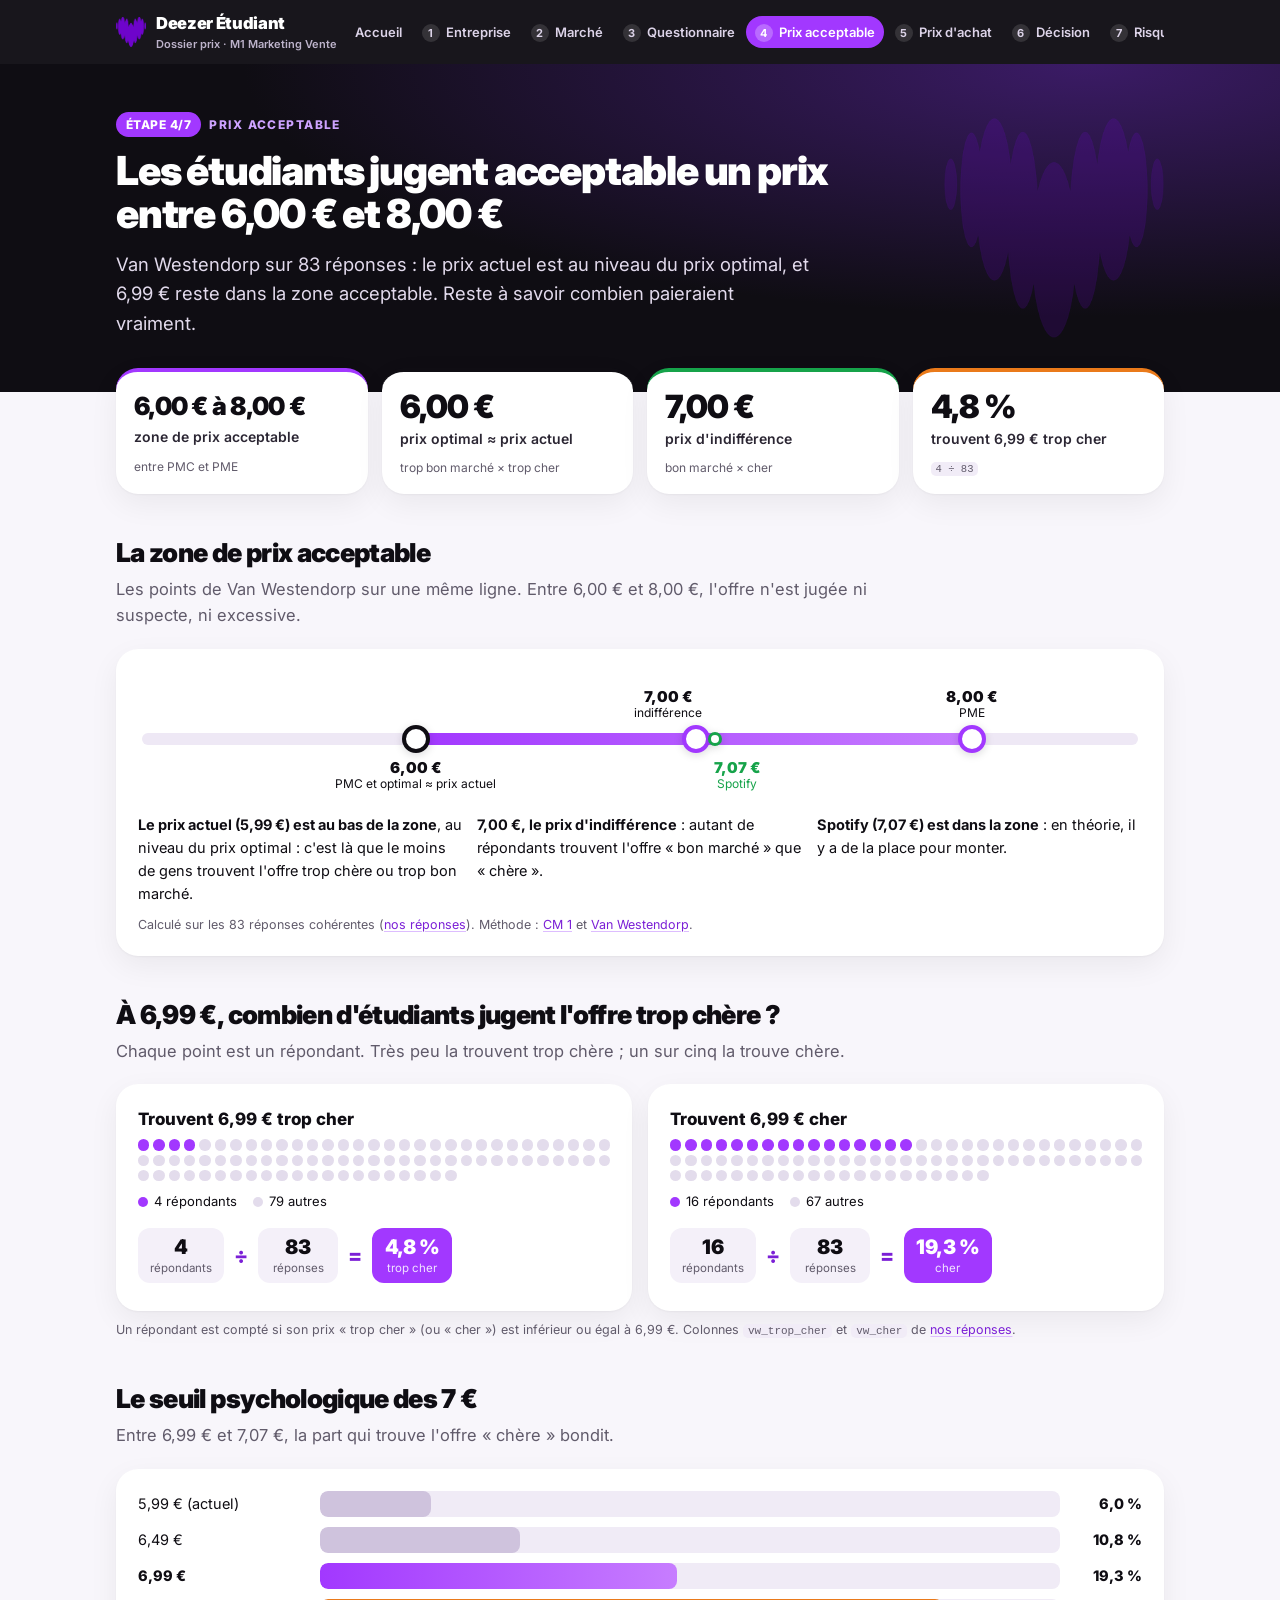
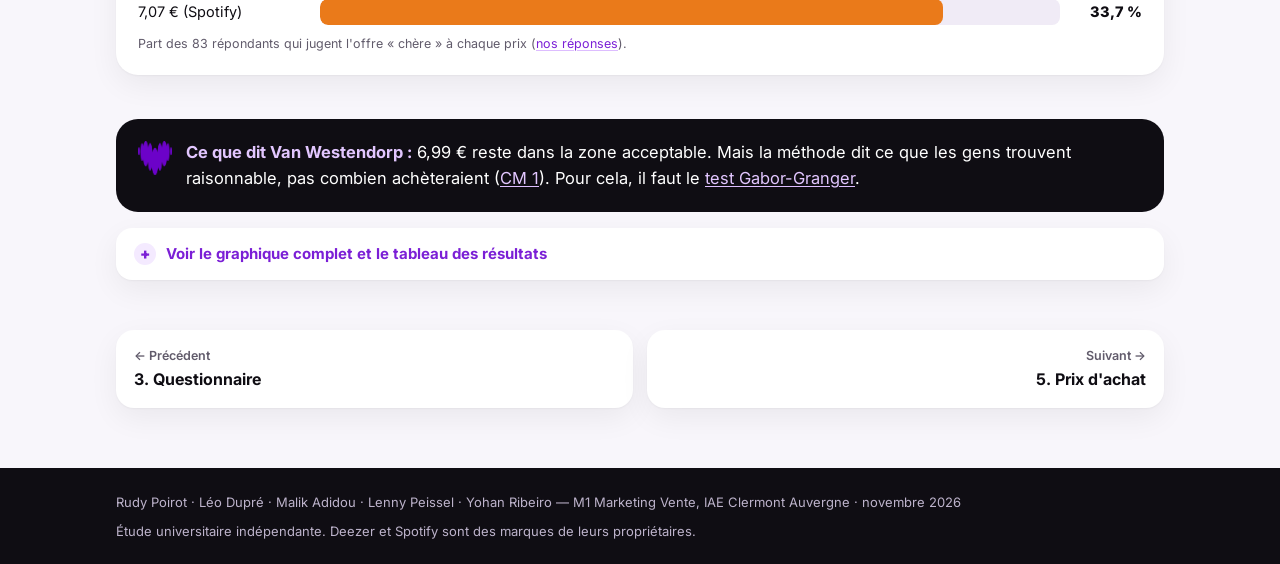
<file: mesure.html>
<!doctype html><html lang="fr"><head><meta charset="utf-8"><meta http-equiv="refresh" content="0; url=resultats.html"><title>Page déplacée</title><link rel="canonical" href="resultats.html"></head><body><p>Cette page a déménagé : <a href="resultats.html">resultats.html</a>.</p></body></html>
</file>
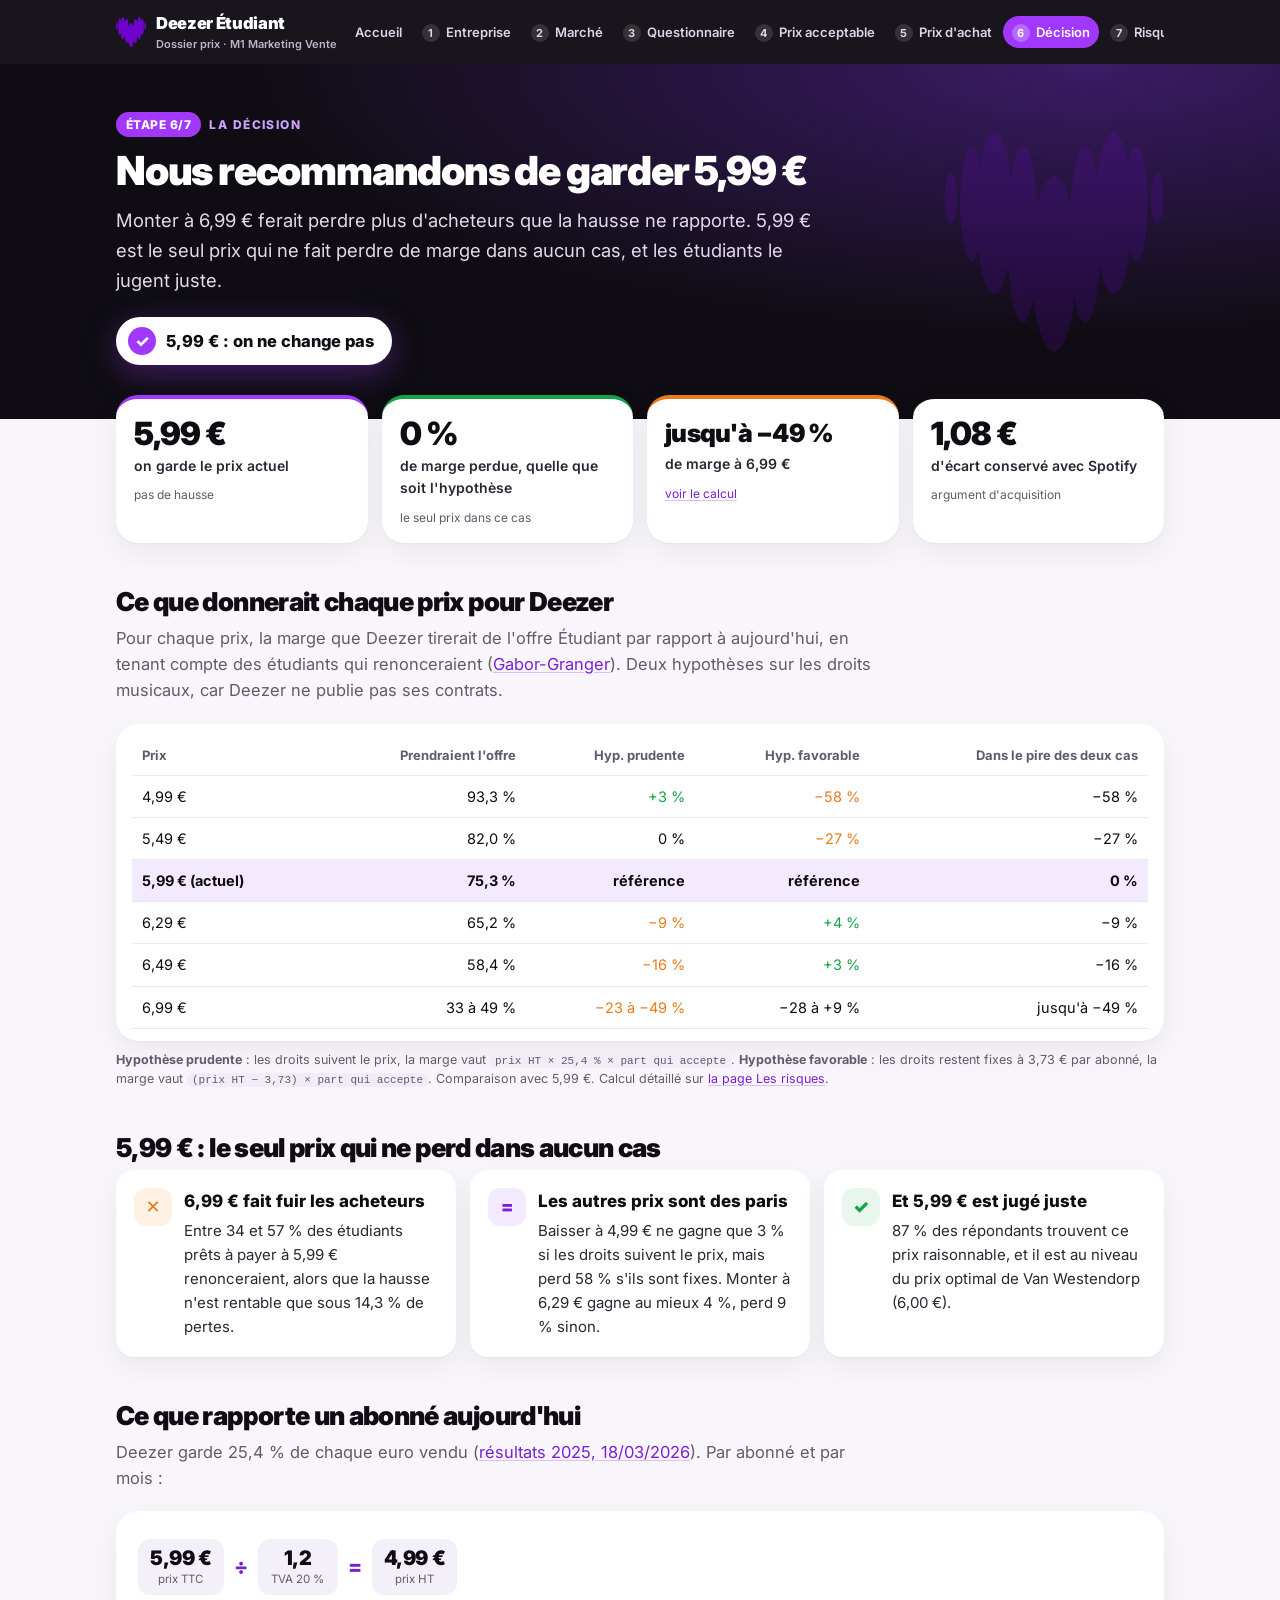
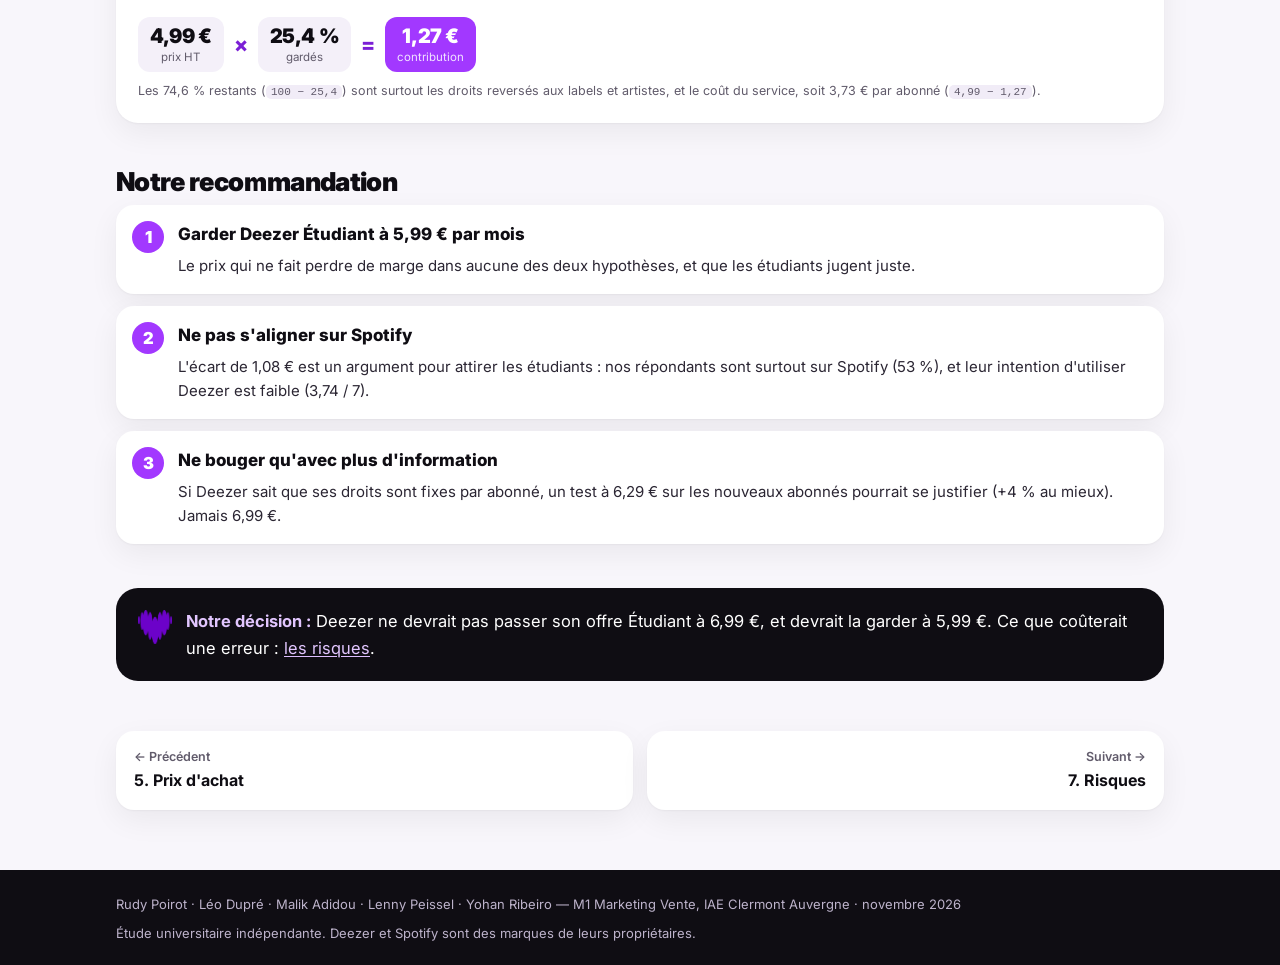
<file: proposition.html>
<!doctype html><html lang="fr"><head><meta charset="utf-8"><meta http-equiv="refresh" content="0; url=decision.html"><title>Page déplacée</title><link rel="canonical" href="decision.html"></head><body><p>Cette page a déménagé : <a href="decision.html">decision.html</a>.</p></body></html>
</file>
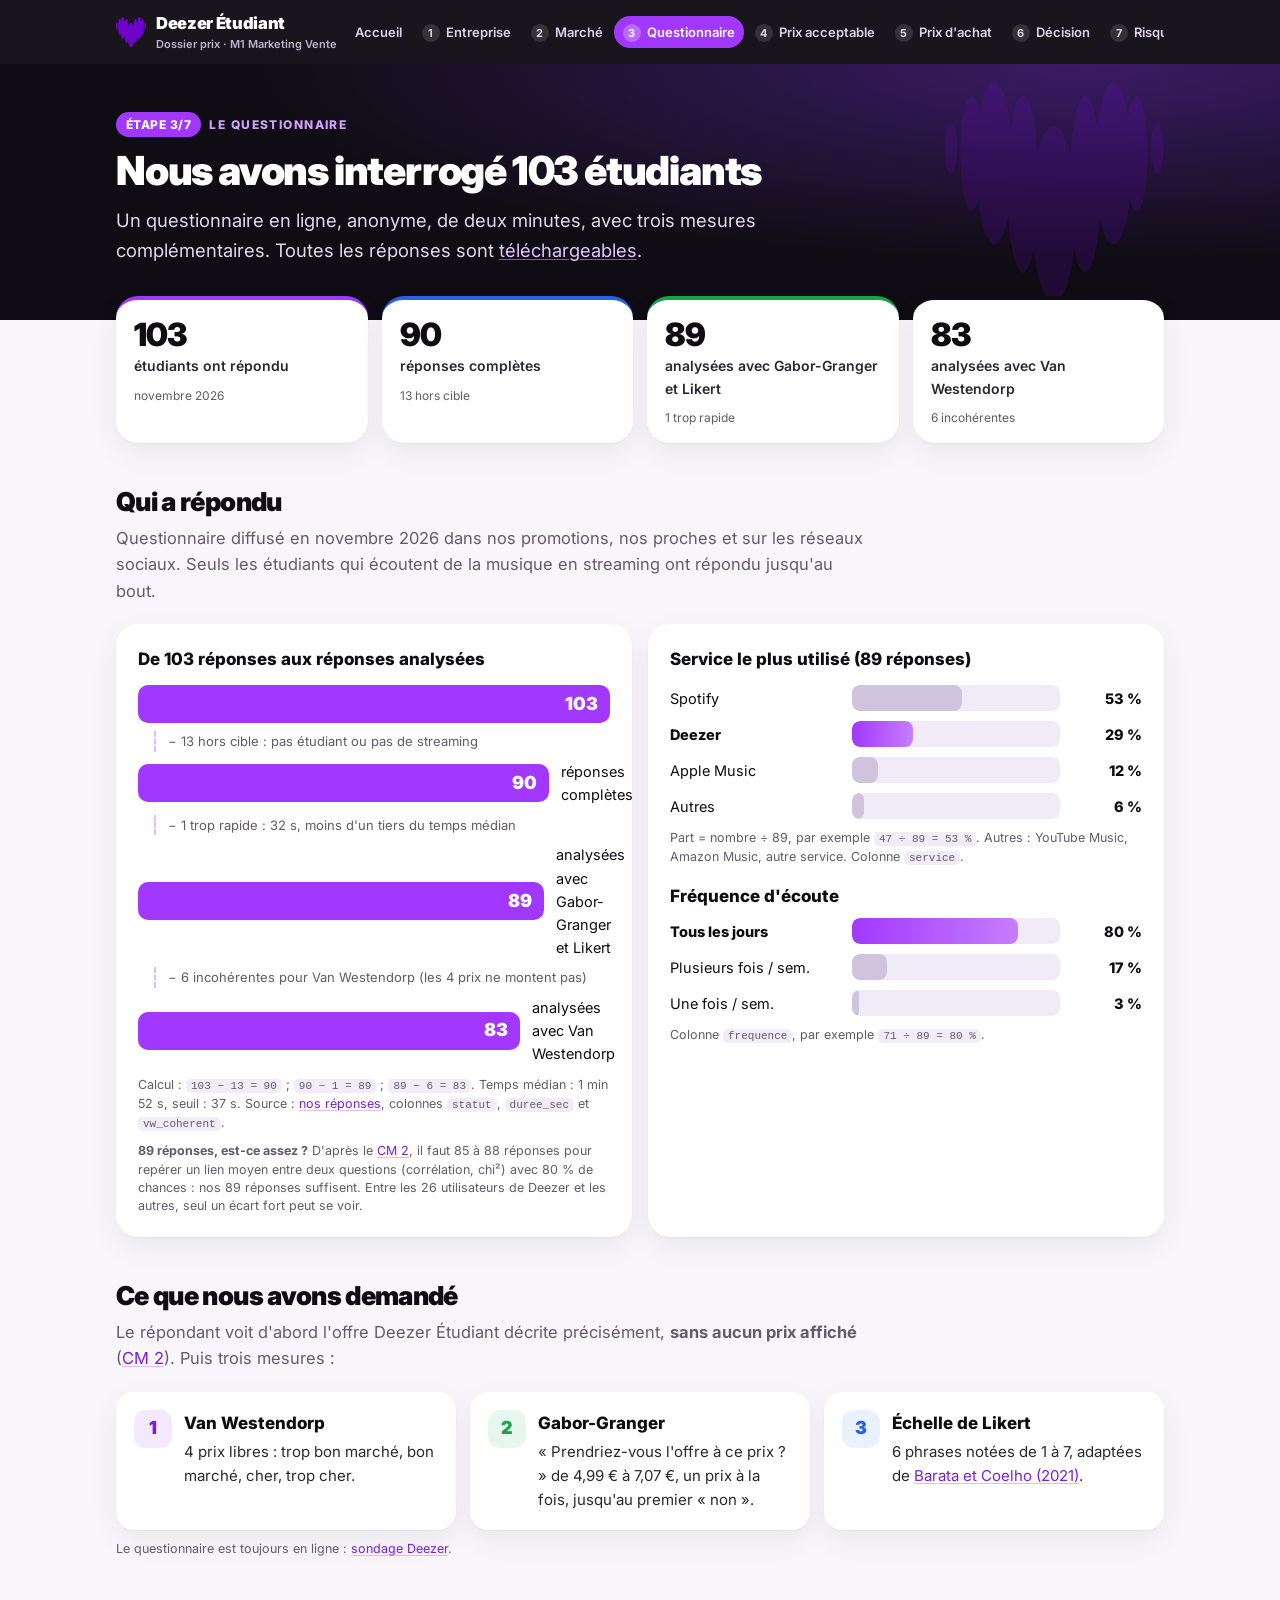
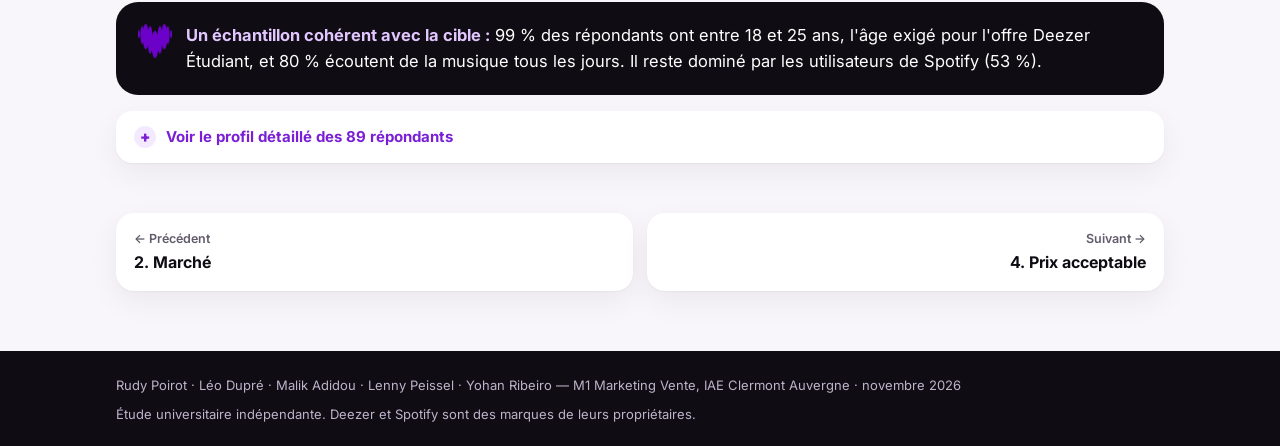
<file: questionnaire.html>
<!doctype html>
<html lang="fr">
<head>
<meta charset="utf-8">
<meta name="viewport" content="width=device-width, initial-scale=1">
<title>3. Le questionnaire – qui avons-nous interrogé ?</title>
<link rel="icon" href="img/deezer-coeur.png">
<link rel="preconnect" href="https://fonts.googleapis.com"><link rel="preconnect" href="https://fonts.gstatic.com" crossorigin>
<link href="https://fonts.googleapis.com/css2?family=Inter:wght@400;600;700;800;900&display=swap" rel="stylesheet">
<link rel="stylesheet" href="style.css?v=5">
</head>
<body>
<header class="top"><div class="in">
  <a class="brand" href="index.html"><img src="img/deezer-coeur.png" alt=""><span>Deezer Étudiant<small>Dossier prix · M1 Marketing Vente</small></span></a>
  <nav aria-label="Pages du dossier"><a href="index.html">Accueil</a><a href="entreprise.html"><b>1</b>Entreprise</a><a href="marche.html"><b>2</b>Marché</a><a href="questionnaire.html" aria-current="page"><b>3</b>Questionnaire</a><a href="resultats.html"><b>4</b>Prix acceptable</a><a href="achat.html"><b>5</b>Prix d'achat</a><a href="decision.html"><b>6</b>Décision</a><a href="risques.html"><b>7</b>Risques</a></nav>
</div></header>
<div class="hero"><div class="in">
  <img class="heart" src="img/deezer-coeur.png" alt="">
  <p class="eyebrow"><span class="step">Étape 3/7</span> Le questionnaire</p>
  <h1>Nous avons interrogé 103 étudiants</h1>
  <p class="lead">Un questionnaire en ligne, anonyme, de deux minutes, avec trois mesures complémentaires. Toutes les réponses sont <a href="donnees/reponses.csv">téléchargeables</a>.</p>
  
</div></div>
<main>
<div class="stats"><div class="stat "><div class="v ">103</div><div class="l">étudiants ont répondu</div><div class="s">novembre 2026</div></div><div class="stat b"><div class="v ">90</div><div class="l">réponses complètes</div><div class="s">13 hors cible</div></div><div class="stat g"><div class="v ">89</div><div class="l">analysées avec Gabor-Granger et Likert</div><div class="s">1 trop rapide</div></div><div class="stat k"><div class="v ">83</div><div class="l">analysées avec Van Westendorp</div><div class="s">6 incohérentes</div></div></div>

<section>
  <h2>Qui a répondu</h2>
  <p class="intro">Questionnaire diffusé en novembre 2026 dans nos promotions, nos proches et sur les réseaux sociaux. Seuls les étudiants qui écoutent de la musique en streaming ont répondu jusqu'au bout.</p>
  <div class="grid2">
    <div class="card"><h3>De 103 réponses aux réponses analysées</h3>
      <div class="funnel" style="margin-top:12px">
        <div class="row"><b style="width:100%">103</b></div>
        <div class="cut">− 13 hors cible : pas étudiant ou pas de streaming</div>
        <div class="row"><b style="width:87%">90</b><span>réponses complètes</span></div>
        <div class="cut">− 1 trop rapide : 32 s, moins d'un tiers du temps médian</div>
        <div class="row"><b style="width:86%">89</b><span>analysées avec Gabor-Granger et Likert</span></div>
        <div class="cut">− 6 incohérentes pour Van Westendorp (les 4 prix ne montent pas)</div>
        <div class="row"><b style="width:81%">83</b><span>analysées avec Van Westendorp</span></div>
      </div>
      <p class="src">Calcul : <code>103 − 13 = 90</code> ; <code>90 − 1 = 89</code> ; <code>89 − 6 = 83</code>. Temps médian : 1 min 52 s, seuil : 37 s. Source : <a href="donnees/reponses.csv">nos réponses</a>, colonnes <code>statut</code>, <code>duree_sec</code> et <code>vw_coherent</code>.</p>
      <p class="src"><b>89 réponses, est-ce assez ?</b> D'après le <a href="https://data.iae-mod.fr/seances/seance-cm-2.html" target="_blank" rel="noopener">CM 2</a>, il faut 85 à 88 réponses pour repérer un lien moyen entre deux questions (corrélation, chi²) avec 80 % de chances : nos 89 réponses suffisent. Entre les 26 utilisateurs de Deezer et les autres, seul un écart fort peut se voir.</p></div>
    <div class="card"><h3>Service le plus utilisé (89 réponses)</h3>
      <div class="bars" style="margin-top:12px"><div class="bar "><span>Spotify</span><div class="t"><i style="width:52.8%"></i></div><span class="v">53 %</span></div><div class="bar me"><span>Deezer</span><div class="t"><i style="width:29.2%"></i></div><span class="v">29 %</span></div><div class="bar "><span>Apple Music</span><div class="t"><i style="width:12.4%"></i></div><span class="v">12 %</span></div><div class="bar "><span>Autres</span><div class="t"><i style="width:5.6%"></i></div><span class="v">6 %</span></div></div>
      <p class="src">Part = nombre ÷ 89, par exemple <code>47 ÷ 89 = 53 %</code>. Autres : YouTube Music, Amazon Music, autre service. Colonne <code>service</code>.</p>
      <h3 style="margin-top:16px">Fréquence d'écoute</h3>
      <div class="bars" style="margin-top:8px"><div class="bar me"><span>Tous les jours</span><div class="t"><i style="width:79.8%"></i></div><span class="v">80 %</span></div><div class="bar "><span>Plusieurs fois / sem.</span><div class="t"><i style="width:16.9%"></i></div><span class="v">17 %</span></div><div class="bar "><span>Une fois / sem.</span><div class="t"><i style="width:3.4%"></i></div><span class="v">3 %</span></div></div>
      <p class="src">Colonne <code>frequence</code>, par exemple <code>71 ÷ 89 = 80 %</code>.</p></div>
  </div>
</section>
<section>
  <h2>Ce que nous avons demandé</h2>
  <p class="intro">Le répondant voit d'abord l'offre Deezer Étudiant décrite précisément, <b>sans aucun prix affiché</b> (<a href="https://prix.iae-mod.fr/seances/seance-cm-2.html">CM 2</a>). Puis trois mesures :</p>
  <div class="grid3">
    <div class="tk"><div class="ic">1</div><div><h3>Van Westendorp</h3><p>4 prix libres : trop bon marché, bon marché, cher, trop cher.</p></div></div>
    <div class="tk g"><div class="ic">2</div><div><h3>Gabor-Granger</h3><p>« Prendriez-vous l'offre à ce prix ? » de 4,99 € à 7,07 €, un prix à la fois, jusqu'au premier « non ».</p></div></div>
    <div class="tk b"><div class="ic">3</div><div><h3>Échelle de Likert</h3><p>6 phrases notées de 1 à 7, adaptées de <a href="https://doi.org/10.1016/j.heliyon.2021.e07783" target="_blank" rel="noopener">Barata et Coelho (2021)</a>.</p></div></div>
  </div>
  <p class="src">Le questionnaire est toujours en ligne : <a href="https://rudypoirottoire-creator.github.io/sondage-deezer/" target="_blank" rel="noopener">sondage Deezer</a>.</p>
</section>
<section>
  <div class="verdict"><img src="img/deezer-coeur.png" alt=""><p><b>Un échantillon cohérent avec la cible :</b> 99 % des répondants ont entre 18 et 25 ans, l'âge exigé pour l'offre Deezer Étudiant, et 80 % écoutent de la musique tous les jours. Il reste dominé par les utilisateurs de Spotify (53 %).</p></div>
  <details class="more"><summary>Voir le profil détaillé des 89 répondants</summary><div class="body">
  <div class="table-wrap"><table><thead><tr><th>Profil des 89 réponses analysées</th><th class="n">Nombre</th><th class="n">Part</th></tr></thead><tbody>
  <tr><td>Offre étudiante payante</td><td class="n">45</td><td class="n">51 %</td></tr>
  <tr><td>Offre Famille (compte d'un proche ou partagé)</td><td class="n">17</td><td class="n">19 %</td></tr>
  <tr><td>Offre gratuite</td><td class="n">13</td><td class="n">15 %</td></tr>
  <tr><td>Offre individuelle / Duo</td><td class="n">11 / 3</td><td class="n">12 % / 3 %</td></tr>
  <tr><td>Paient eux-mêmes leur abonnement</td><td class="n">48</td><td class="n">54 %</td></tr>
  <tr><td>Âge médian (de 18 à 28 ans)</td><td class="n" colspan="2">21 ans</td></tr>
  <tr><td>Entre 18 et 25 ans</td><td class="n">88</td><td class="n">99 %</td></tr>
  </tbody></table></div>
  <p class="calc-title">Âge des répondants</p>
  <div class="bars"><div class="bar "><span>18-19 ans</span><div class="t"><i style="width:15%"></i></div><span class="v">15 %</span></div><div class="bar me"><span>20-21 ans</span><div class="t"><i style="width:55%"></i></div><span class="v">55 %</span></div><div class="bar "><span>22-23 ans</span><div class="t"><i style="width:20%"></i></div><span class="v">20 %</span></div><div class="bar "><span>24-25 ans</span><div class="t"><i style="width:9%"></i></div><span class="v">9 %</span></div><div class="bar "><span>26 ans et plus</span><div class="t"><i style="width:1%"></i></div><span class="v">1 %</span></div></div>
  <p class="src">Effectifs : 13, 49, 18, 8 et 1, par exemple <code>49 ÷ 89 = 55 %</code>. Colonne <code>age</code>.</p>
  <p class="calc-title">Quelle offre, sur quel service ?</p>
  <div class="table-wrap"><table><thead><tr><th>Service le plus utilisé</th><th class="n">Étudiante</th><th class="n">Famille</th><th class="n">Gratuite</th><th class="n">Indiv. / Duo</th><th class="n">Total</th></tr></thead><tbody>
  <tr><td>Spotify</td><td class="n">30</td><td class="n">5</td><td class="n">7</td><td class="n">5</td><td class="n">47</td></tr>
  <tr class="hl"><td>Deezer</td><td class="n">6</td><td class="n">10</td><td class="n">4</td><td class="n">6</td><td class="n">26</td></tr>
  <tr><td>Apple Music</td><td class="n">7</td><td class="n">1</td><td class="n">1</td><td class="n">2</td><td class="n">11</td></tr>
  <tr><td>Autres</td><td class="n">2</td><td class="n">1</td><td class="n">1</td><td class="n">1</td><td class="n">5</td></tr>
  <tr><td><b>Total</b></td><td class="n"><b>45</b></td><td class="n"><b>17</b></td><td class="n"><b>13</b></td><td class="n"><b>14</b></td><td class="n"><b>89</b></td></tr>
  </tbody></table></div>
  <p class="src">Croisement des colonnes <code>service</code> et <code>formule</code>. Autres : YouTube Music (3), Amazon Music (1), autre service (1).</p>
  <p class="calc-title">Ce que montre ce croisement</p>
  <div class="formula"><div class="term"><b>6</b><span>Deezer, offre Étudiant</span></div><span class="op">÷</span><div class="term"><b>26</b><span>utilisateurs de Deezer</span></div><span class="op">=</span><div class="term res"><b>23 %</b><span>chez Deezer</span></div></div><div style="height:10px"></div>
  <div class="formula"><div class="term"><b>30</b><span>Spotify, offre Étudiants</span></div><span class="op">÷</span><div class="term"><b>47</b><span>utilisateurs de Spotify</span></div><span class="op">=</span><div class="term res"><b>64 %</b><span>chez Spotify</span></div></div>
  <p>Les utilisateurs de Deezer interrogés passent surtout par l'offre Famille (10 sur 26) et 12 sur 26 font payer un proche. L'offre Étudiant de Deezer touche donc peu de nos répondants, alors que chez Spotify elle est la règle. Effectifs réduits : à lire comme une tendance, pas comme une mesure précise.</p>
  <div class="formula"><div class="term"><b>40</b><span>paient eux-mêmes</span></div><span class="op">÷</span><div class="term"><b>45</b><span>abonnés étudiants</span></div><span class="op">=</span><div class="term res"><b>89 %</b><span>paient de leur poche</span></div></div>
  <p>Presque tous les abonnés étudiants paient avec leur propre argent : ce sont eux qui ressentiraient une hausse de prix. Colonnes <code>formule</code> et <code>payeur</code>.</p>
  <p class="calc-title">Déroulement de la collecte</p>
  <p>103 réponses au total. Parmi les 13 réponses hors cible, 11 personnes n'étaient pas étudiantes et 2 n'écoutaient pas de musique en streaming. Colonnes <code>f_etudiant</code> et <code>f_streaming</code>.</p></div></details>
</section>
<div class="pager"><a href="marche.html"><small>← Précédent</small><b>2. Marché</b></a><a class="next" href="resultats.html"><small>Suivant →</small><b>4. Prix acceptable</b></a></div>
</main>
<footer><div class="in"><span>Rudy Poirot · Léo Dupré · Malik Adidou · Lenny Peissel · Yohan Ribeiro — M1 Marketing Vente, IAE Clermont Auvergne · novembre 2026</span><span>Étude universitaire indépendante. Deezer et Spotify sont des marques de leurs propriétaires.</span></div></footer>
</body>
</html>
</file>
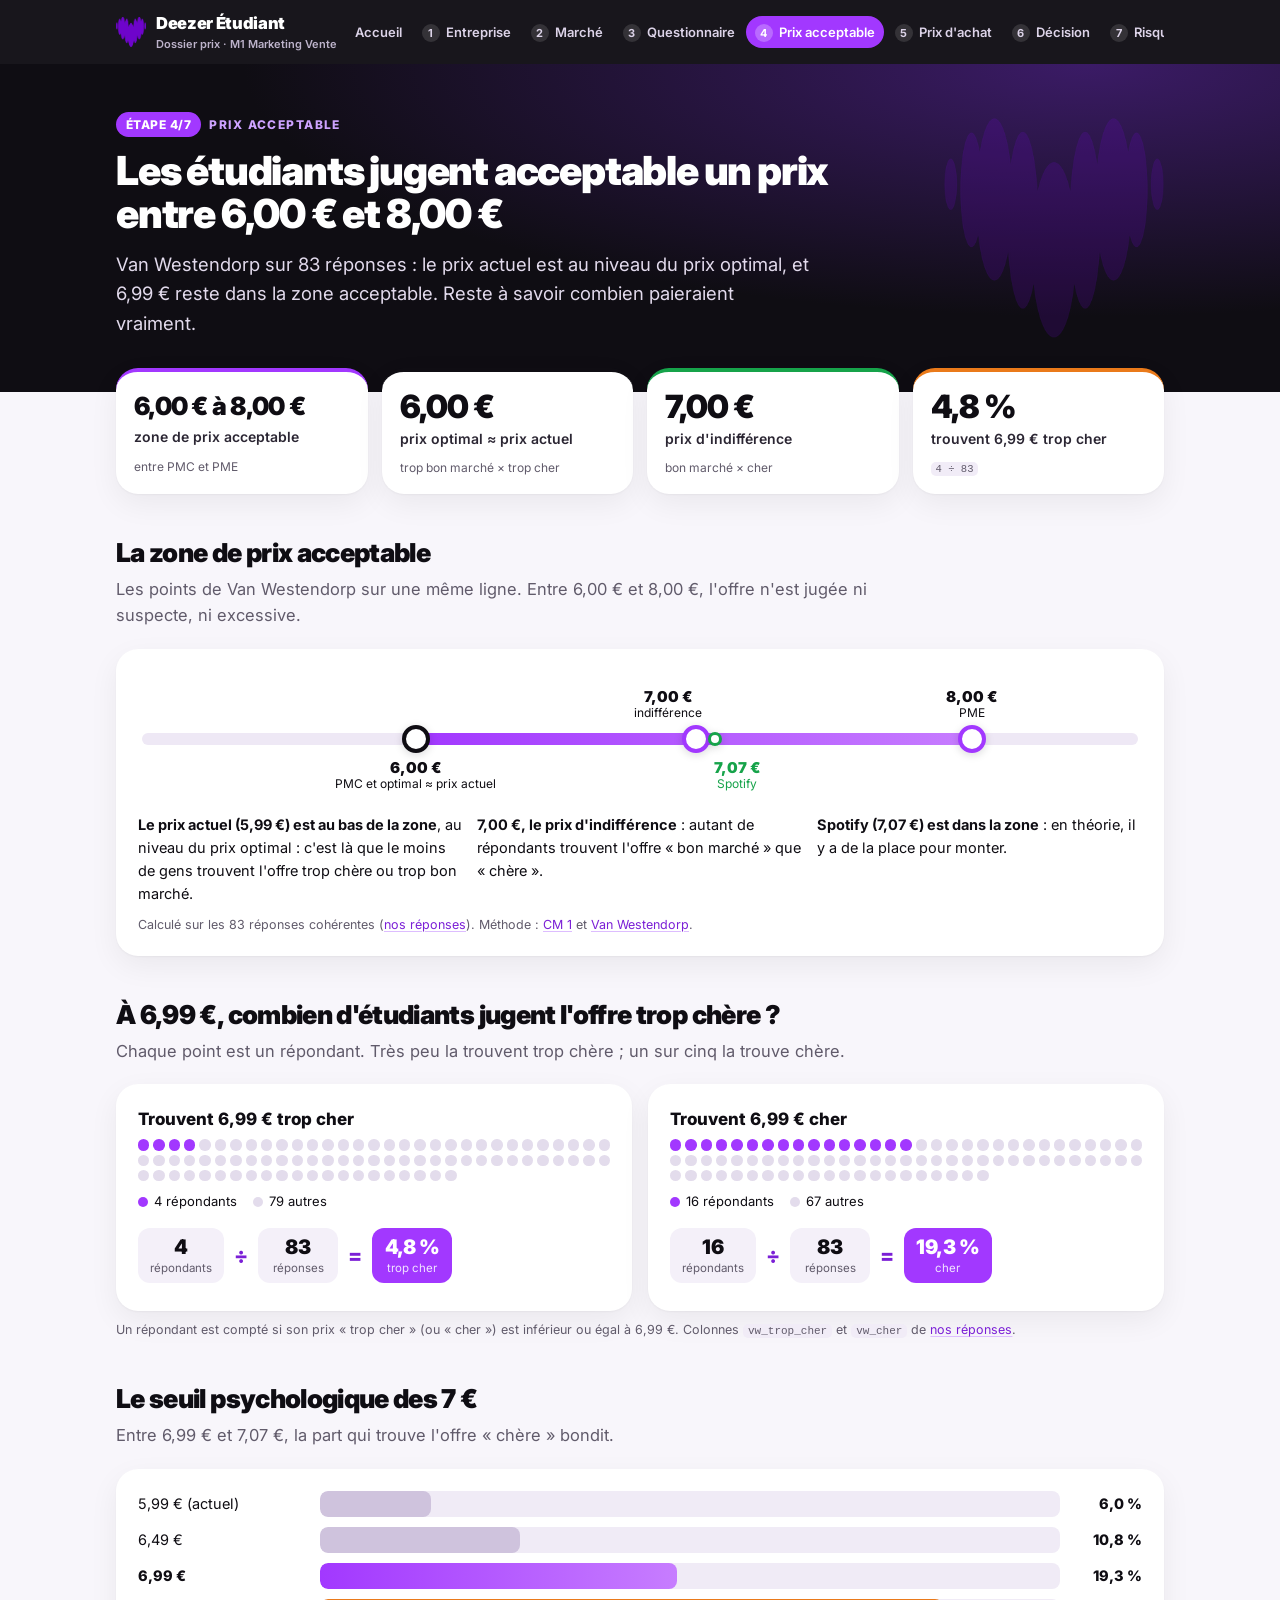
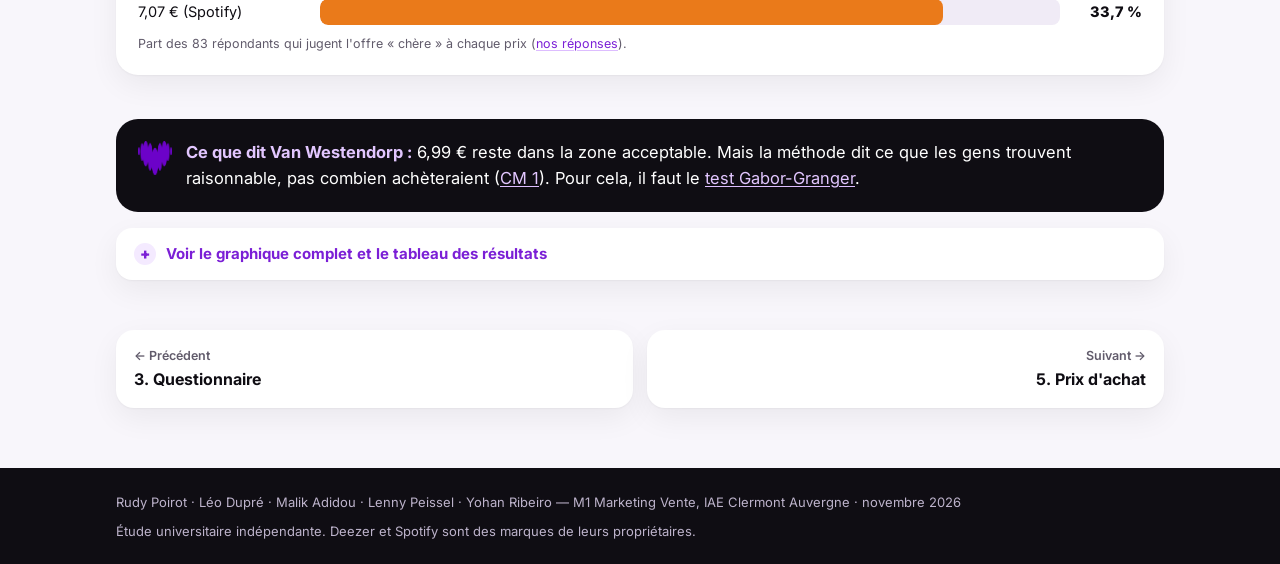
<file: resultats.html>
<!doctype html>
<html lang="fr">
<head>
<meta charset="utf-8">
<meta name="viewport" content="width=device-width, initial-scale=1">
<title>4. Prix acceptable – Van Westendorp</title>
<link rel="icon" href="img/deezer-coeur.png">
<link rel="preconnect" href="https://fonts.googleapis.com"><link rel="preconnect" href="https://fonts.gstatic.com" crossorigin>
<link href="https://fonts.googleapis.com/css2?family=Inter:wght@400;600;700;800;900&display=swap" rel="stylesheet">
<link rel="stylesheet" href="style.css?v=5">
</head>
<body>
<header class="top"><div class="in">
  <a class="brand" href="index.html"><img src="img/deezer-coeur.png" alt=""><span>Deezer Étudiant<small>Dossier prix · M1 Marketing Vente</small></span></a>
  <nav aria-label="Pages du dossier"><a href="index.html">Accueil</a><a href="entreprise.html"><b>1</b>Entreprise</a><a href="marche.html"><b>2</b>Marché</a><a href="questionnaire.html"><b>3</b>Questionnaire</a><a href="resultats.html" aria-current="page"><b>4</b>Prix acceptable</a><a href="achat.html"><b>5</b>Prix d'achat</a><a href="decision.html"><b>6</b>Décision</a><a href="risques.html"><b>7</b>Risques</a></nav>
</div></header>
<div class="hero"><div class="in">
  <img class="heart" src="img/deezer-coeur.png" alt="">
  <p class="eyebrow"><span class="step">Étape 4/7</span> Prix acceptable</p>
  <h1>Les étudiants jugent acceptable un prix entre 6,00 € et 8,00 €</h1>
  <p class="lead">Van Westendorp sur 83 réponses : le prix actuel est au niveau du prix optimal, et 6,99 € reste dans la zone acceptable. Reste à savoir combien paieraient vraiment.</p>
  
</div></div>
<main>
<div class="stats"><div class="stat "><div class="v sm">6,00 € à 8,00 €</div><div class="l">zone de prix acceptable</div><div class="s">entre PMC et PME</div></div><div class="stat k"><div class="v ">6,00 €</div><div class="l">prix optimal ≈ prix actuel</div><div class="s">trop bon marché × trop cher</div></div><div class="stat g"><div class="v ">7,00 €</div><div class="l">prix d'indifférence</div><div class="s">bon marché × cher</div></div><div class="stat o"><div class="v ">4,8 %</div><div class="l">trouvent 6,99 € trop cher</div><div class="s"><code>4 ÷ 83</code></div></div></div>

<section>
  <h2>La zone de prix acceptable</h2>
  <p class="intro">Les points de Van Westendorp sur une même ligne. Entre 6,00 € et 8,00 €, l'offre n'est jugée ni suspecte, ni excessive.</p>
  <div class="card"><div class="pricebar">
  <div class="track"></div><div class="zone" style="left:27.8%;width:calc(83.3% - 27.8%)"></div>
  <div class="pt k" style="left:27.5%"></div><div class="lab dn" style="left:27.5%"><b>6,00 €</b>PMC et optimal ≈ prix actuel</div>
  <div class="pt" style="left:55.6%"></div><div class="lab up" style="left:52.8%"><b>7,00 €</b>indifférence</div>
  <div class="pt sp" style="left:57.5%;width:14px;height:14px;margin-left:-7px;top:21px;border-width:3px"></div><div class="lab dn" style="left:59.7%;color:var(--green)"><b>7,07 €</b>Spotify</div>
  <div class="pt" style="left:83.3%"></div><div class="lab up" style="left:83.3%"><b>8,00 €</b>PME</div>
</div>
    <div class="grid3" style="margin-top:6px">
      <p style="margin:0;font-size:14.5px"><b>Le prix actuel (5,99 €) est au bas de la zone</b>, au niveau du prix optimal : c'est là que le moins de gens trouvent l'offre trop chère ou trop bon marché.</p>
      <p style="margin:0;font-size:14.5px"><b>7,00 €, le prix d'indifférence</b> : autant de répondants trouvent l'offre « bon marché » que « chère ».</p>
      <p style="margin:0;font-size:14.5px"><b>Spotify (7,07 €) est dans la zone</b> : en théorie, il y a de la place pour monter.</p>
    </div>
    <p class="src">Calculé sur les 83 réponses cohérentes (<a href="donnees/reponses.csv">nos réponses</a>). Méthode : <a href="https://prix.iae-mod.fr/seances/seance-cm-1.html">CM 1</a> et <a href="https://en.wikipedia.org/wiki/Van_Westendorp%27s_Price_Sensitivity_Meter" target="_blank" rel="noopener">Van Westendorp</a>.</p>
  </div>
</section>
<section>
  <h2>À 6,99 €, combien d'étudiants jugent l'offre trop chère ?</h2>
  <p class="intro">Chaque point est un répondant. Très peu la trouvent trop chère ; un sur cinq la trouve chère.</p>
  <div class="grid2">
    <div class="card"><h3>Trouvent 6,99 € trop cher</h3><div class="dots" aria-hidden="true"><i class="on"></i><i class="on"></i><i class="on"></i><i class="on"></i><i></i><i></i><i></i><i></i><i></i><i></i><i></i><i></i><i></i><i></i><i></i><i></i><i></i><i></i><i></i><i></i><i></i><i></i><i></i><i></i><i></i><i></i><i></i><i></i><i></i><i></i><i></i><i></i><i></i><i></i><i></i><i></i><i></i><i></i><i></i><i></i><i></i><i></i><i></i><i></i><i></i><i></i><i></i><i></i><i></i><i></i><i></i><i></i><i></i><i></i><i></i><i></i><i></i><i></i><i></i><i></i><i></i><i></i><i></i><i></i><i></i><i></i><i></i><i></i><i></i><i></i><i></i><i></i><i></i><i></i><i></i><i></i><i></i><i></i><i></i><i></i><i></i><i></i><i></i></div><div class="legend"><span class="l-on">4 répondants</span><span class="l-off">79 autres</span></div><div style="height:10px"></div><div class="formula"><div class="term"><b>4</b><span>répondants</span></div><span class="op">÷</span><div class="term"><b>83</b><span>réponses</span></div><span class="op">=</span><div class="term res"><b>4,8 %</b><span>trop cher</span></div></div></div>
    <div class="card"><h3>Trouvent 6,99 € cher</h3><div class="dots" aria-hidden="true"><i class="on"></i><i class="on"></i><i class="on"></i><i class="on"></i><i class="on"></i><i class="on"></i><i class="on"></i><i class="on"></i><i class="on"></i><i class="on"></i><i class="on"></i><i class="on"></i><i class="on"></i><i class="on"></i><i class="on"></i><i class="on"></i><i></i><i></i><i></i><i></i><i></i><i></i><i></i><i></i><i></i><i></i><i></i><i></i><i></i><i></i><i></i><i></i><i></i><i></i><i></i><i></i><i></i><i></i><i></i><i></i><i></i><i></i><i></i><i></i><i></i><i></i><i></i><i></i><i></i><i></i><i></i><i></i><i></i><i></i><i></i><i></i><i></i><i></i><i></i><i></i><i></i><i></i><i></i><i></i><i></i><i></i><i></i><i></i><i></i><i></i><i></i><i></i><i></i><i></i><i></i><i></i><i></i><i></i><i></i><i></i><i></i><i></i><i></i></div><div class="legend"><span class="l-on">16 répondants</span><span class="l-off">67 autres</span></div><div style="height:10px"></div><div class="formula"><div class="term"><b>16</b><span>répondants</span></div><span class="op">÷</span><div class="term"><b>83</b><span>réponses</span></div><span class="op">=</span><div class="term res"><b>19,3 %</b><span>cher</span></div></div></div>
  </div>
  <p class="src">Un répondant est compté si son prix « trop cher » (ou « cher ») est inférieur ou égal à 6,99 €. Colonnes <code>vw_trop_cher</code> et <code>vw_cher</code> de <a href="donnees/reponses.csv">nos réponses</a>.</p>
</section>
<section>
  <h2>Le seuil psychologique des 7 €</h2>
  <p class="intro">Entre 6,99 € et 7,07 €, la part qui trouve l'offre « chère » bondit.</p>
  <div class="card"><div class="bars">
    <div class="bar "><span>5,99 € (actuel)</span><div class="t"><i style="width:15.0%"></i></div><span class="v">6,0 %</span></div>
    <div class="bar "><span>6,49 €</span><div class="t"><i style="width:27.0%"></i></div><span class="v">10,8 %</span></div>
    <div class="bar me"><span>6,99 €</span><div class="t"><i style="width:48.3%"></i></div><span class="v">19,3 %</span></div>
    <div class="bar o"><span>7,07 € (Spotify)</span><div class="t"><i style="width:84.2%"></i></div><span class="v">33,7 %</span></div>
  </div><p class="src">Part des 83 répondants qui jugent l'offre « chère » à chaque prix (<a href="donnees/reponses.csv">nos réponses</a>).</p></div>
</section>
<section>
  <div class="verdict"><img src="img/deezer-coeur.png" alt=""><p><b>Ce que dit Van Westendorp :</b> 6,99 € reste dans la zone acceptable. Mais la méthode dit ce que les gens trouvent raisonnable, pas combien achèteraient (<a href="https://prix.iae-mod.fr/seances/seance-cm-1.html">CM 1</a>). Pour cela, il faut le <a href="achat.html">test Gabor-Granger</a>.</p></div>
  <details class="more"><summary>Voir le graphique complet et le tableau des résultats</summary><div class="body">
  <figure style="margin:0 0 12px"><img src="donnees/van-westendorp.svg?v=3" alt="Courbes cumulées de Van Westendorp"></figure>
  <p class="src">Courbes cumulées des 83 réponses cohérentes. « Trop bon marché » et « bon marché » : part pour qui le prix est encore assez bas ; « cher » et « trop cher » : part pour qui il est déjà trop haut.</p>
  <div class="table-wrap"><table><thead><tr><th>Point</th><th>Croisement des courbes</th><th class="n">Prix</th></tr></thead><tbody>
  <tr><td>Point marginal de bon marché (PMC)</td><td>trop bon marché × cher</td><td class="n">6,00 €</td></tr>
  <tr><td>Prix optimal</td><td>trop bon marché × trop cher</td><td class="n">6,01 €</td></tr>
  <tr><td>Prix d'indifférence</td><td>bon marché × cher</td><td class="n">7,00 €</td></tr>
  <tr><td>Point marginal de cherté (PME)</td><td>bon marché × trop cher</td><td class="n">8,00 €</td></tr>
  </tbody></table></div>
  <div class="table-wrap"><table><thead><tr><th>Prix testé</th><th class="n">trop cher</th><th class="n">cher</th><th class="n">encore bon marché</th></tr></thead><tbody>
  <tr><td>5,99 €</td><td class="n">2,4 % (2)</td><td class="n">6,0 % (5)</td><td class="n">54,2 %</td></tr>
  <tr><td>6,49 €</td><td class="n">3,6 % (3)</td><td class="n">10,8 % (9)</td><td class="n">30,1 %</td></tr>
  <tr class="hl"><td>6,99 €</td><td class="n">4,8 % (4)</td><td class="n">19,3 % (16)</td><td class="n">27,7 %</td></tr>
  <tr><td>7,07 €</td><td class="n">6,0 % (5)</td><td class="n">33,7 % (28)</td><td class="n">19,3 %</td></tr>
  </tbody></table></div>
  <p class="src">Entre parenthèses : nombre de répondants sur 83. Les 43 répondants déjà abonnés à une offre étudiante donnent des résultats proches : 1 trouve 6,99 € trop cher (2,3 %), 6 le trouvent cher (14,0 %).</p></div></details>
</section>
<div class="pager"><a href="questionnaire.html"><small>← Précédent</small><b>3. Questionnaire</b></a><a class="next" href="achat.html"><small>Suivant →</small><b>5. Prix d'achat</b></a></div>
</main>
<footer><div class="in"><span>Rudy Poirot · Léo Dupré · Malik Adidou · Lenny Peissel · Yohan Ribeiro — M1 Marketing Vente, IAE Clermont Auvergne · novembre 2026</span><span>Étude universitaire indépendante. Deezer et Spotify sont des marques de leurs propriétaires.</span></div></footer>
</body>
</html>
</file>
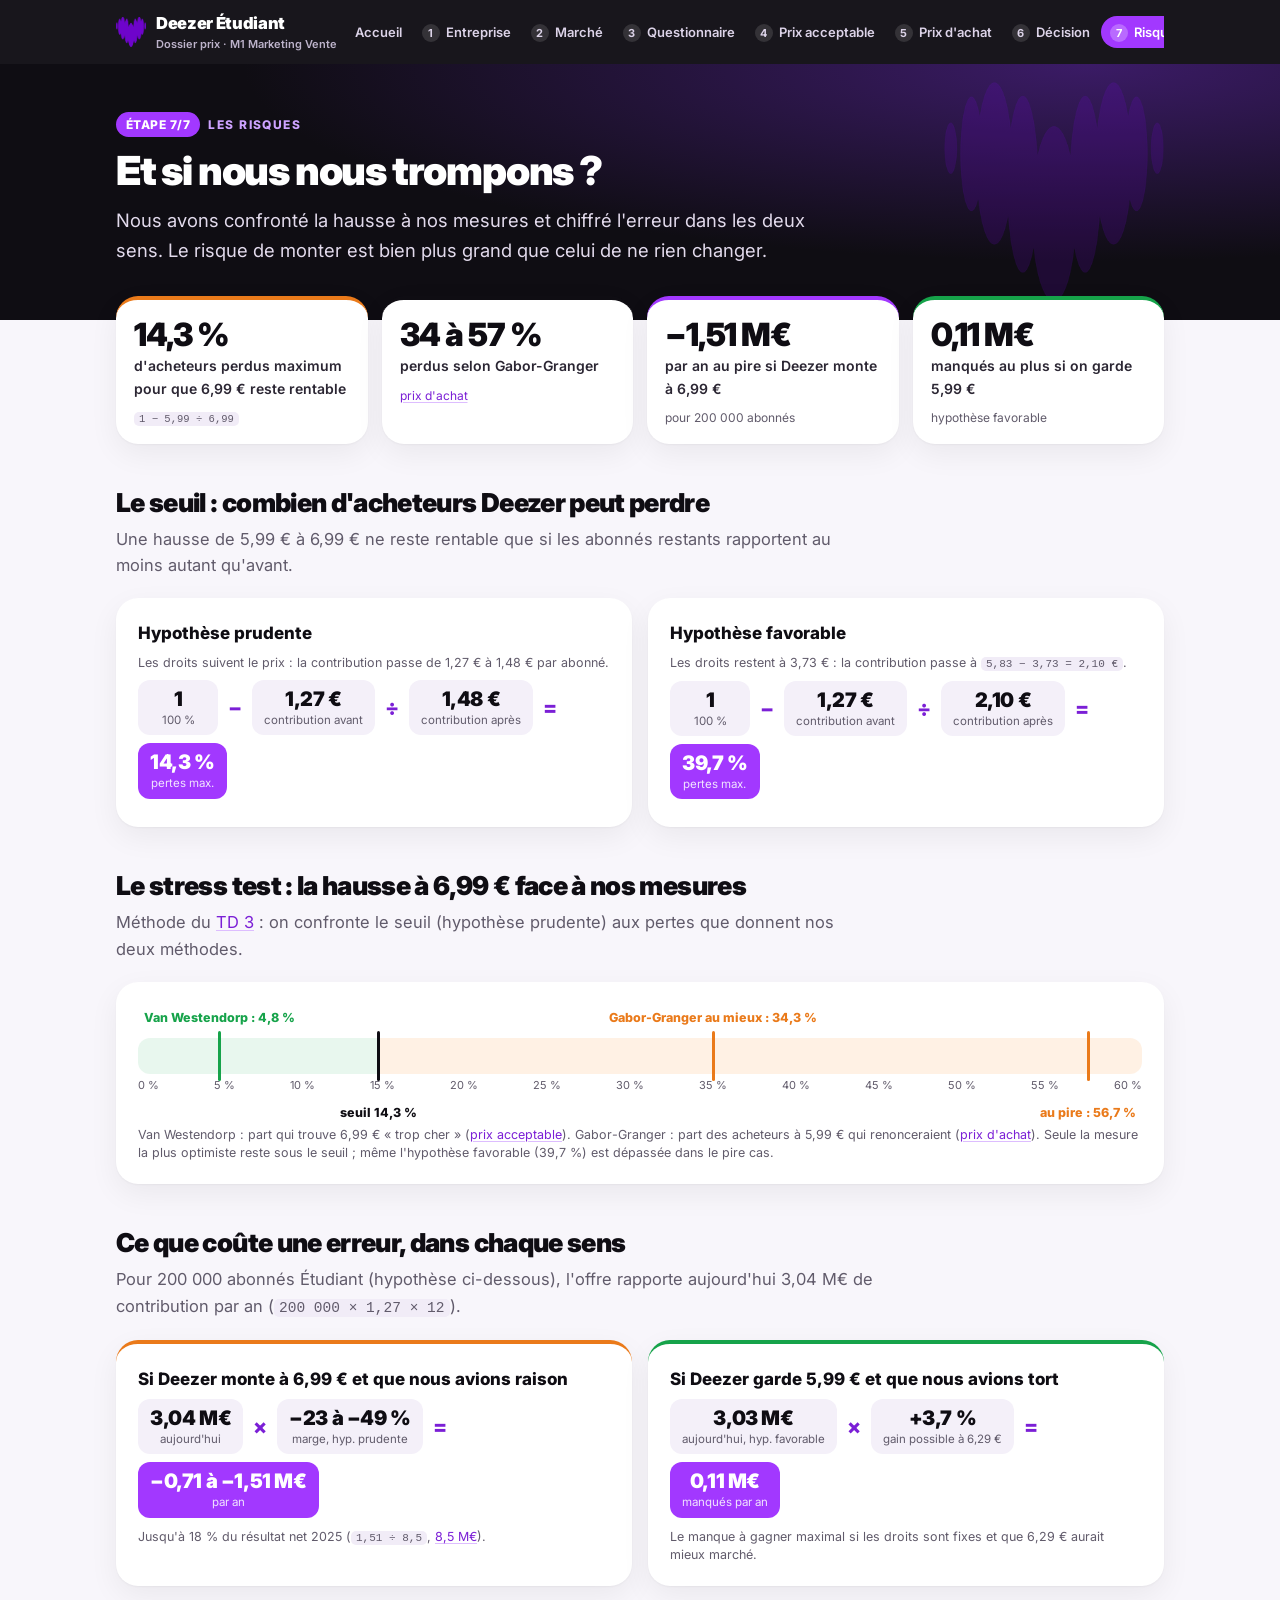
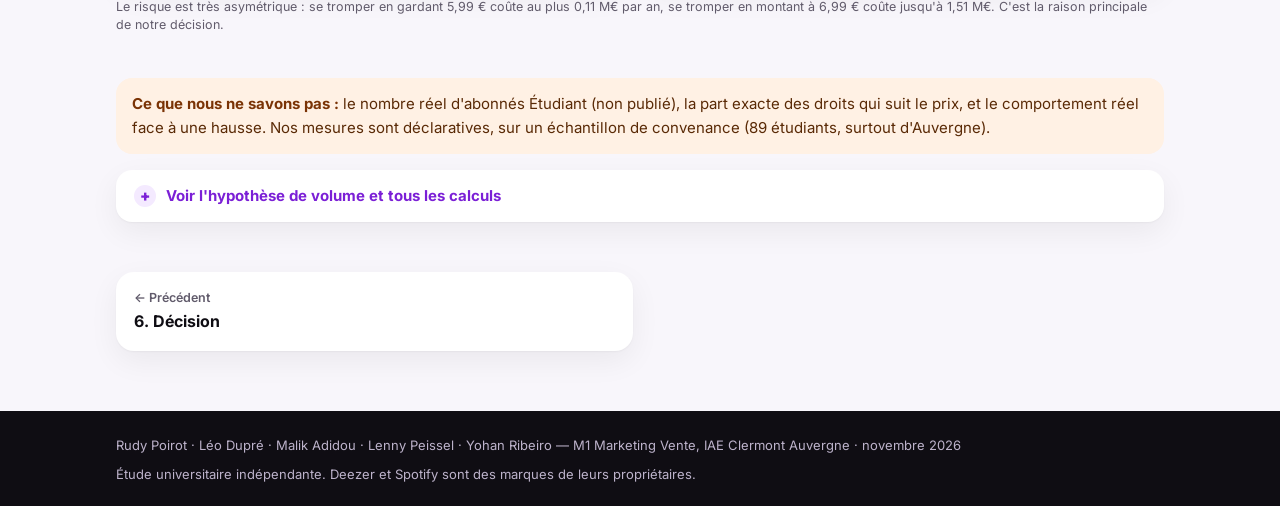
<file: risques.html>
<!doctype html>
<html lang="fr">
<head>
<meta charset="utf-8">
<meta name="viewport" content="width=device-width, initial-scale=1">
<title>7. Les risques – ce que coûte une erreur</title>
<link rel="icon" href="img/deezer-coeur.png">
<link rel="preconnect" href="https://fonts.googleapis.com"><link rel="preconnect" href="https://fonts.gstatic.com" crossorigin>
<link href="https://fonts.googleapis.com/css2?family=Inter:wght@400;600;700;800;900&display=swap" rel="stylesheet">
<link rel="stylesheet" href="style.css?v=5">
</head>
<body>
<header class="top"><div class="in">
  <a class="brand" href="index.html"><img src="img/deezer-coeur.png" alt=""><span>Deezer Étudiant<small>Dossier prix · M1 Marketing Vente</small></span></a>
  <nav aria-label="Pages du dossier"><a href="index.html">Accueil</a><a href="entreprise.html"><b>1</b>Entreprise</a><a href="marche.html"><b>2</b>Marché</a><a href="questionnaire.html"><b>3</b>Questionnaire</a><a href="resultats.html"><b>4</b>Prix acceptable</a><a href="achat.html"><b>5</b>Prix d'achat</a><a href="decision.html"><b>6</b>Décision</a><a href="risques.html" aria-current="page"><b>7</b>Risques</a></nav>
</div></header>
<div class="hero"><div class="in">
  <img class="heart" src="img/deezer-coeur.png" alt="">
  <p class="eyebrow"><span class="step">Étape 7/7</span> Les risques</p>
  <h1>Et si nous nous trompons ?</h1>
  <p class="lead">Nous avons confronté la hausse à nos mesures et chiffré l'erreur dans les deux sens. Le risque de monter est bien plus grand que celui de ne rien changer.</p>
  
</div></div>
<main>
<div class="stats"><div class="stat o"><div class="v ">14,3 %</div><div class="l">d'acheteurs perdus maximum pour que 6,99 € reste rentable</div><div class="s"><code>1 − 5,99 ÷ 6,99</code></div></div><div class="stat k"><div class="v ">34 à 57 %</div><div class="l">perdus selon Gabor-Granger</div><div class="s"><a href="achat.html">prix d'achat</a></div></div><div class="stat "><div class="v ">−1,51 M€</div><div class="l">par an au pire si Deezer monte à 6,99 €</div><div class="s">pour 200 000 abonnés</div></div><div class="stat g"><div class="v ">0,11 M€</div><div class="l">manqués au plus si on garde 5,99 €</div><div class="s">hypothèse favorable</div></div></div>

<section>
  <h2>Le seuil : combien d'acheteurs Deezer peut perdre</h2>
  <p class="intro">Une hausse de 5,99 € à 6,99 € ne reste rentable que si les abonnés restants rapportent au moins autant qu'avant.</p>
  <div class="grid2">
    <div class="card"><h3>Hypothèse prudente</h3><p class="src" style="margin:0 0 8px">Les droits suivent le prix : la contribution passe de 1,27 € à 1,48 € par abonné.</p>
      <div class="formula"><div class="term"><b>1</b><span>100 %</span></div><span class="op">−</span><div class="term"><b>1,27 €</b><span>contribution avant</span></div><span class="op">÷</span><div class="term"><b>1,48 €</b><span>contribution après</span></div><span class="op">=</span><div class="term res"><b>14,3 %</b><span>pertes max.</span></div></div></div>
    <div class="card"><h3>Hypothèse favorable</h3><p class="src" style="margin:0 0 8px">Les droits restent à 3,73 € : la contribution passe à <code>5,83 − 3,73 = 2,10 €</code>.</p>
      <div class="formula"><div class="term"><b>1</b><span>100 %</span></div><span class="op">−</span><div class="term"><b>1,27 €</b><span>contribution avant</span></div><span class="op">÷</span><div class="term"><b>2,10 €</b><span>contribution après</span></div><span class="op">=</span><div class="term res"><b>39,7 %</b><span>pertes max.</span></div></div></div>
  </div>
</section>
<section>
  <h2>Le stress test : la hausse à 6,99 € face à nos mesures</h2>
  <p class="intro">Méthode du <a href="https://prix.iae-mod.fr/seances/seance-td-3.html">TD 3</a> : on confronte le seuil (hypothèse prudente) aux pertes que donnent nos deux méthodes.</p>
  <div class="card">
    <div class="gauge" style="--seuil:23.83%"><div class="mk g-ok g-top" style="left:8.00%"><em>Van Westendorp : 4,8 %</em></div><div class="mk  g-bot" style="left:23.83%"><em>seuil 14,3 %</em></div><div class="mk g-bad g-top" style="left:57.17%"><em>Gabor-Granger au mieux : 34,3 %</em></div><div class="mk g-bad g-bot" style="left:94.50%"><em>au pire : 56,7 %</em></div><div class="scale"><span>0 %</span><span>5 %</span><span>10 %</span><span>15 %</span><span>20 %</span><span>25 %</span><span>30 %</span><span>35 %</span><span>40 %</span><span>45 %</span><span>50 %</span><span>55 %</span><span>60 %</span></div></div>
    <p class="src">Van Westendorp : part qui trouve 6,99 € « trop cher » (<a href="resultats.html">prix acceptable</a>). Gabor-Granger : part des acheteurs à 5,99 € qui renonceraient (<a href="achat.html">prix d'achat</a>). Seule la mesure la plus optimiste reste sous le seuil ; même l'hypothèse favorable (39,7 %) est dépassée dans le pire cas.</p>
  </div>
</section>
<section>
  <h2>Ce que coûte une erreur, dans chaque sens</h2>
  <p class="intro">Pour 200 000 abonnés Étudiant (hypothèse ci-dessous), l'offre rapporte aujourd'hui 3,04 M€ de contribution par an (<code>200 000 × 1,27 × 12</code>).</p>
  <div class="grid2">
    <div class="card" style="border-top:4px solid var(--orange)"><h3>Si Deezer monte à 6,99 € et que nous avions raison</h3>
      <div class="formula"><div class="term"><b>3,04 M€</b><span>aujourd'hui</span></div><span class="op">×</span><div class="term"><b>−23 à −49 %</b><span>marge, hyp. prudente</span></div><span class="op">=</span><div class="term res"><b>−0,71 à −1,51 M€</b><span>par an</span></div></div>
      <p class="src">Jusqu'à 18 % du résultat net 2025 (<code>1,51 ÷ 8,5</code>, <a href="https://newsroom-deezer.com/fr/2026/03/deezer-atteint-la-rentabilite-en-2025-la-strategie-produit-des-resultats-tangibles/" target="_blank" rel="noopener">8,5 M€</a>).</p></div>
    <div class="card" style="border-top:4px solid var(--green)"><h3>Si Deezer garde 5,99 € et que nous avions tort</h3>
      <div class="formula"><div class="term"><b>3,03 M€</b><span>aujourd'hui, hyp. favorable</span></div><span class="op">×</span><div class="term"><b>+3,7 %</b><span>gain possible à 6,29 €</span></div><span class="op">=</span><div class="term res"><b>0,11 M€</b><span>manqués par an</span></div></div>
      <p class="src">Le manque à gagner maximal si les droits sont fixes et que 6,29 € aurait mieux marché.</p></div>
  </div>
  <p class="src" style="margin-top:12px">Le risque est très asymétrique : se tromper en gardant 5,99 € coûte au plus 0,11 M€ par an, se tromper en montant à 6,99 € coûte jusqu'à 1,51 M€. C'est la raison principale de notre décision.</p>
</section>
<section>
  <div class="note"><b>Ce que nous ne savons pas :</b> le nombre réel d'abonnés Étudiant (non publié), la part exacte des droits qui suit le prix, et le comportement réel face à une hausse. Nos mesures sont déclaratives, sur un échantillon de convenance (89 étudiants, surtout d'Auvergne).</div>
  <details class="more"><summary>Voir l'hypothèse de volume et tous les calculs</summary><div class="body">
  <p class="calc-title">Pourquoi 200 000 abonnés Étudiant ?</p>
  <p>Deezer ne publie pas ce chiffre. Il compte 3,9 millions d'abonnés directs en France au 30 juin 2026 (<a href="https://newsroom-deezer.com/fr/2026/07/resultats-premier-semestre-2026-deezer/" target="_blank" rel="noopener">résultats S1 2026, 28/07/2026</a>). Nous supposons que 5 % sont des étudiants. Les pourcentages ne dépendent pas de ce nombre ; seuls les montants en M€ en dépendent, proportionnellement.</p>
  <div class="formula"><div class="term"><b>3 900 000</b><span>abonnés directs France</span></div><span class="op">×</span><div class="term"><b>5,1 %</b><span>hypothèse</span></div><span class="op">≈</span><div class="term res"><b>200 000</b><span>abonnés Étudiant</span></div></div>
  <p class="calc-title">Marge relative à 6,99 €, hypothèse prudente</p>
  <div class="formula"><div class="term"><b>6,99 €</b><span>prix</span></div><span class="op">×</span><div class="term"><b>32,6 à 49,4 %</b><span>acceptent</span></div><span class="op">÷</span><div class="term"><b>5,99 € × 75,3 %</b><span>référence</span></div><span class="op">=</span><div class="term res"><b>0,51 à 0,77</b><span>soit −49 à −23 %</span></div></div>
  <p class="calc-title">Marge relative à 6,29 €, hypothèse favorable</p>
  <div class="formula"><div class="term"><b>(5,24 − 3,73) €</b><span>marge par abonné</span></div><span class="op">×</span><div class="term"><b>65,2 %</b><span>acceptent</span></div><span class="op">÷</span><div class="term"><b>(4,99 − 3,73) € × 75,3 %</b><span>référence</span></div><span class="op">=</span><div class="term res"><b>1,037</b><span>soit +3,7 %</span></div></div>
  <p class="calc-title">Tableau complet (marge comparée à 5,99 €)</p>
  <div class="table-wrap"><table><thead><tr><th>Prix</th><th class="n">Acheteurs perdus</th><th class="n">Seuil</th><th class="n">Hyp. prudente</th><th class="n">Hyp. favorable</th></tr></thead><tbody>
  <tr><td>4,99 €</td><td class="n">gagnés : +24 %</td><td class="n">—</td><td class="n">+3,1 %</td><td class="n">−57,9 %</td></tr>
  <tr><td>5,49 €</td><td class="n">gagnés : +9 %</td><td class="n">—</td><td class="n">−0,2 %</td><td class="n">−27,1 %</td></tr>
  <tr><td>6,29 €</td><td class="n">13,4 %</td><td class="n">4,8 %</td><td class="n">−9,1 %</td><td class="n">+3,7 %</td></tr>
  <tr><td>6,49 €</td><td class="n">22,4 %</td><td class="n">7,7 %</td><td class="n">−15,9 %</td><td class="n">+3,2 %</td></tr>
  <tr><td>6,79 €</td><td class="n">34,3 %</td><td class="n">11,8 %</td><td class="n">−25,6 %</td><td class="n">+0,4 %</td></tr>
  <tr><td>7,07 €</td><td class="n">56,7 %</td><td class="n">15,3 %</td><td class="n">−48,9 %</td><td class="n">−25,8 %</td></tr>
  </tbody></table></div>
  <p class="src">Seuil = <code>1 − 5,99 ÷ prix</code> (hypothèse prudente). Acheteurs : <a href="achat.html">Gabor-Granger</a>.</p></div></details>
</section>
<div class="pager"><a href="decision.html"><small>← Précédent</small><b>6. Décision</b></a></div>
</main>
<footer><div class="in"><span>Rudy Poirot · Léo Dupré · Malik Adidou · Lenny Peissel · Yohan Ribeiro — M1 Marketing Vente, IAE Clermont Auvergne · novembre 2026</span><span>Étude universitaire indépendante. Deezer et Spotify sont des marques de leurs propriétaires.</span></div></footer>
</body>
</html>
</file>
<file: style.css>
/* Dossier « Prix et budgets marketing » – Deezer Étudiant
   Palette inspirée de l'identité Deezer : violet, noir, blanc */
:root{
  color-scheme: light;
  --purple:#A238FF; --purple-dark:#7B1FD6; --purple-soft:#F4EAFF; --purple-line:#DDBDFF;
  --ink:#0F0D13; --ink-2:#2B2633; --muted:#615B6B; --line:#ECE6F2; --bg:#F8F6FB; --card:#fff;
  --green:#16A34A; --green-soft:#E8F7EE; --orange:#EA7A1A; --orange-soft:#FFF1E4; --blue:#2563EB; --blue-soft:#EAF1FF;
  --r:22px; --shadow:0 1px 2px rgba(15,13,19,.04),0 10px 30px rgba(15,13,19,.06);
}
*{box-sizing:border-box}
html{-webkit-text-size-adjust:100%;scroll-behavior:smooth}
body{margin:0;background:var(--bg);color:var(--ink);font:16.5px/1.6 "Inter",system-ui,-apple-system,"Segoe UI",Roboto,sans-serif;-webkit-font-smoothing:antialiased}
a{color:var(--purple-dark);text-decoration:underline;text-decoration-color:var(--purple-line);text-underline-offset:2px}
a:hover{text-decoration-color:var(--purple-dark)}
img{max-width:100%}

/* ---------- En-tête et navigation ---------- */
.top{position:sticky;top:0;z-index:20;background:rgba(15,13,19,.96);backdrop-filter:blur(8px);color:#fff}
.top .in{max-width:1080px;margin:0 auto;padding:10px 16px;display:flex;align-items:center;gap:16px}
.brand{display:flex;align-items:center;gap:10px;color:#fff;text-decoration:none;font-weight:900;letter-spacing:-.02em;white-space:nowrap}
.brand img{width:30px;height:30px}
.brand small{display:block;font-size:11px;font-weight:600;color:#BDB3CB;letter-spacing:0}
nav{display:flex;gap:2px;overflow-x:auto;scrollbar-width:none;margin-left:auto}
nav::-webkit-scrollbar{display:none}
nav a{flex:none;color:#DCD3E8;text-decoration:none;font-size:13px;font-weight:600;padding:6px 9px;border-radius:999px}
nav a b{display:inline-flex;width:18px;height:18px;border-radius:50%;background:rgba(255,255,255,.12);font-size:11px;align-items:center;justify-content:center;margin-right:6px}
nav a:hover{background:rgba(255,255,255,.08)}
nav a[aria-current]{background:var(--purple);color:#fff}
nav a[aria-current] b{background:rgba(255,255,255,.25)}
@media (max-width:1260px){.brand small{display:none}}
@media (max-width:920px){.top .in{flex-wrap:wrap;gap:8px}nav{width:100%;margin-left:0}}

/* ---------- Bandeau de page ---------- */
.hero{background:radial-gradient(120% 140% at 85% 0%,#3B1B66 0%,var(--ink) 55%);color:#fff;overflow:hidden;position:relative}
.hero .in{max-width:1080px;margin:0 auto;padding:46px 16px 54px;position:relative}
.hero .heart{position:absolute;right:16px;top:50%;transform:translateY(-50%);width:220px;opacity:.18;pointer-events:none}
.eyebrow{display:inline-flex;align-items:center;gap:8px;font-size:12px;font-weight:800;letter-spacing:.12em;text-transform:uppercase;color:#CDA2FF;margin:0 0 12px}
.eyebrow .step{background:var(--purple);color:#fff;border-radius:999px;padding:3px 10px;letter-spacing:.04em}
.hero h1{font-size:40px;line-height:1.08;font-weight:900;letter-spacing:-.03em;margin:0 0 14px;max-width:760px}
.hero p.lead{font-size:18.5px;color:#E2DAEC;max-width:700px;margin:0}
.hero a{color:#E2C6FF;text-decoration-color:rgba(226,198,255,.5)}
.pill{display:inline-flex;align-items:center;gap:10px;margin-top:22px;background:#fff;color:var(--ink);border-radius:999px;padding:10px 18px 10px 12px;font-weight:800;box-shadow:0 8px 30px rgba(162,56,255,.35)}
.pill i{display:inline-flex;width:28px;height:28px;border-radius:50%;background:var(--purple);color:#fff;font-style:normal;align-items:center;justify-content:center}
@media (max-width:640px){.hero h1{font-size:30px}.hero .heart{width:140px;top:auto;bottom:-20px;transform:none;right:-10px}.hero .in{padding:34px 16px 40px}}

/* ---------- Corps ---------- */
main{max-width:1080px;margin:0 auto;padding:10px 16px 60px}
section{margin:44px 0}
h2{font-size:26px;line-height:1.15;font-weight:900;letter-spacing:-.025em;margin:0 0 8px}
h2 + .intro{margin-top:0}
.intro{color:var(--muted);font-size:16.5px;margin:0 0 20px;max-width:760px}
h3{font-size:17px;font-weight:800;margin:0 0 6px}
p{margin:0 0 12px}
.src{font-size:12.5px;color:var(--muted);margin:10px 0 0;line-height:1.45}
code{font-family:ui-monospace,SFMono-Regular,Menlo,monospace;font-size:.88em;background:#F1ECF7;padding:1px 5px;border-radius:5px}

/* Cartes chiffres clés */
.stats{display:grid;grid-template-columns:repeat(auto-fit,minmax(210px,1fr));gap:14px;margin-top:-34px;position:relative;z-index:2}
.stats.flat{margin-top:0}
.stat{background:var(--card);border-radius:var(--r);padding:18px 18px 16px;box-shadow:var(--shadow);border-top:4px solid var(--purple)}
.stat.g{border-top-color:var(--green)} .stat.o{border-top-color:var(--orange)} .stat.b{border-top-color:var(--blue)} .stat.k{border-top-color:var(--ink)}
.stat .v{font-size:32px;font-weight:900;letter-spacing:-.03em;line-height:1.05}
.stat .v.sm{font-size:25px;line-height:1.28}
.stat .l{font-size:14px;color:var(--ink-2);margin-top:4px;font-weight:600}
.stat .s{font-size:12px;color:var(--muted);margin-top:8px}

/* Cartes génériques */
.card{background:var(--card);border-radius:var(--r);padding:22px;box-shadow:var(--shadow)}
.grid2{display:grid;grid-template-columns:repeat(auto-fit,minmax(300px,1fr));gap:16px}
.grid3{display:grid;grid-template-columns:repeat(auto-fit,minmax(240px,1fr));gap:14px}

/* Points à retenir */
.takeaways{display:grid;grid-template-columns:repeat(auto-fit,minmax(240px,1fr));gap:14px}
.tk{background:var(--card);border-radius:18px;padding:18px;box-shadow:var(--shadow);display:flex;gap:12px;align-items:flex-start}
.tk .ic{flex:none;width:38px;height:38px;border-radius:12px;background:var(--purple-soft);color:var(--purple-dark);display:flex;align-items:center;justify-content:center;font-weight:900;font-size:18px}
.tk.g .ic{background:var(--green-soft);color:var(--green)} .tk.o .ic{background:var(--orange-soft);color:var(--orange)} .tk.b .ic{background:var(--blue-soft);color:var(--blue)}
.tk p{margin:0;font-size:15px;color:var(--ink-2)}
.tk h3{margin-bottom:3px}

/* Encadré conclusion */
.verdict{display:flex;gap:14px;align-items:flex-start;background:var(--ink);color:#fff;border-radius:var(--r);padding:20px 22px}
.verdict img{width:34px;flex:none;margin-top:2px}
.verdict p{margin:0;font-size:16.5px}
.verdict b{color:#E2C6FF}
.verdict a{color:#E2C6FF}
.note{background:var(--orange-soft);border-radius:16px;padding:14px 16px;font-size:15px;color:#5A2A06}
.note b{color:#7A3305}

/* Détails dépliables */
details.more{background:var(--card);border-radius:16px;box-shadow:var(--shadow);margin-top:16px;overflow:hidden}
details.more summary{cursor:pointer;list-style:none;padding:14px 18px;font-weight:700;font-size:15px;color:var(--purple-dark);display:flex;align-items:center;gap:10px}
details.more summary::-webkit-details-marker{display:none}
details.more summary::before{content:"+";display:inline-flex;width:22px;height:22px;border-radius:50%;background:var(--purple-soft);align-items:center;justify-content:center;font-weight:900}
details.more[open] summary::before{content:"−"}
details.more .body{padding:0 18px 18px;font-size:15px}

/* Tableaux */
.table-wrap{overflow-x:auto;-webkit-overflow-scrolling:touch;margin:8px 0}
table{border-collapse:collapse;width:100%;font-size:14.5px}
th,td{padding:9px 10px;border-bottom:1px solid var(--line);text-align:left;vertical-align:top}
th{font-size:13px;color:var(--muted);font-weight:700}
td.n,th.n{text-align:right;white-space:nowrap}
tr.hl td{background:var(--purple-soft);font-weight:700}

/* Barres horizontales */
.bars{display:grid;gap:10px}
.bar{display:grid;grid-template-columns:minmax(110px,170px) 1fr 70px;align-items:center;gap:12px;font-size:14.5px}
.bar .t{height:26px;border-radius:8px;background:#F0EBF6;overflow:hidden;position:relative}
.bar .t i{display:block;height:100%;border-radius:8px;background:#CFC3DD}
.bar.me .t i{background:linear-gradient(90deg,var(--purple),#C77DFF)}
.bar.me{font-weight:800}
.bar .v{text-align:right;font-weight:800}
.bar.g .t i{background:var(--green)} .bar.o .t i{background:var(--orange)} .bar.k .t i{background:var(--ink)}
@media (max-width:560px){.bar{grid-template-columns:90px 1fr 56px;font-size:13.5px}}

/* Barre empilée */
.stack{display:flex;height:42px;border-radius:12px;overflow:hidden;margin:8px 0 10px}
.stack div{display:flex;align-items:center;justify-content:center;color:#fff;font-weight:800;font-size:13px;white-space:nowrap;overflow:hidden}
.keys{display:flex;flex-wrap:wrap;gap:6px 18px;font-size:13.5px}
.keys span::before{content:"";display:inline-block;width:10px;height:10px;border-radius:3px;margin-right:6px;background:var(--c)}

/* Formules en cases */
.formula{display:flex;flex-wrap:wrap;align-items:stretch;gap:8px;margin:6px 0}
.term{background:#F4F0F9;border-radius:12px;padding:8px 12px;min-width:80px;text-align:center;display:flex;flex-direction:column;justify-content:center}
.term b{font-size:20px;font-weight:900;letter-spacing:-.02em;line-height:1.15;white-space:nowrap}
.term span{font-size:11.5px;color:var(--muted);line-height:1.25;margin-top:2px}
.term.res{background:var(--purple);color:#fff}
.term.res span{color:#F1E4FF}
.op{display:flex;align-items:center;font-size:21px;font-weight:800;color:var(--purple-dark);padding:0 2px}
.calc-title{font-weight:800;font-size:14.5px;margin:14px 0 4px}

/* Points (1 point = 1 répondant) */
.dots{display:grid;grid-template-columns:repeat(31,1fr);gap:4px}
.dots i{display:block;aspect-ratio:1;border-radius:50%;background:#E3DCEC}
.dots i.on{background:var(--purple)} .dots i.on2{background:var(--orange)}
.legend{display:flex;flex-wrap:wrap;gap:6px 16px;font-size:13px;margin-top:10px}
.legend span::before{content:"";display:inline-block;width:10px;height:10px;border-radius:50%;margin-right:6px;vertical-align:-1px;background:#E3DCEC}
.legend .l-on::before{background:var(--purple)} .legend .l-on2::before{background:var(--orange)}
@media (max-width:600px){.dots{grid-template-columns:repeat(16,1fr)}}

/* Jauge : perte prévue face au seuil */
.gauge{position:relative;height:36px;border-radius:12px;background:linear-gradient(90deg,var(--green-soft) 0,var(--green-soft) var(--seuil),var(--orange-soft) var(--seuil),var(--orange-soft) 100%);margin:34px 0 52px}
.gauge .mk{position:absolute;top:-7px;bottom:-7px;width:3px;border-radius:2px;background:var(--ink);z-index:1}
.gauge .mk em{position:absolute;left:50%;transform:translateX(-50%);white-space:nowrap;font-style:normal;font-size:12.5px;font-weight:800}
.gauge .mk.g-top em{bottom:calc(100% + 3px)}
.gauge .mk.g-bot em{top:calc(100% + 22px)}
.gauge .mk.g-ok{background:var(--green)} .gauge .mk.g-ok em{color:var(--green)}
.gauge .mk.g-bad{background:var(--orange)} .gauge .mk.g-bad em{color:var(--orange)}
.gauge .scale{position:absolute;left:0;right:0;bottom:-21px;display:flex;justify-content:space-between;font-size:11px;color:var(--muted)}

/* Ligne de prix (Van Westendorp) */
.pricebar{position:relative;height:56px;margin:40px 4px 46px}
.pricebar .track{position:absolute;left:0;right:0;top:22px;height:12px;border-radius:6px;background:#EEE8F5}
.pricebar .zone{position:absolute;top:22px;height:12px;border-radius:6px;background:linear-gradient(90deg,var(--purple),#C77DFF)}
.pricebar .pt{position:absolute;top:14px;width:28px;height:28px;margin-left:-14px;border-radius:50%;background:#fff;border:4px solid var(--purple);box-shadow:0 2px 8px rgba(15,13,19,.15)}
.pricebar .pt.k{border-color:var(--ink)} .pricebar .pt.sp{border-color:var(--green)}
.pricebar .lab{position:absolute;transform:translateX(-50%);text-align:center;white-space:nowrap;font-size:12px;line-height:1.2}
.pricebar .lab b{display:block;font-size:15px;font-weight:900}
.pricebar .lab.up{bottom:calc(100% - 10px)}
.pricebar .lab.dn{top:48px}

/* Entonnoir */
.funnel{display:grid;gap:8px}
.funnel .row{display:flex;align-items:center;gap:12px;font-size:14.5px}
.funnel .row b{display:inline-flex;align-items:center;justify-content:flex-end;padding:0 12px;height:38px;border-radius:10px;background:var(--purple);color:#fff;font-weight:900;font-size:18px;flex:none}
.funnel .cut{color:var(--muted);font-size:13px;padding-left:12px;border-left:2px dashed var(--purple-line);margin-left:16px}

/* Étapes numérotées */
.steps{display:grid;gap:12px;counter-reset:s;margin:0;padding:0;list-style:none}
.steps li{counter-increment:s;background:var(--card);border-radius:18px;padding:16px 16px 16px 62px;position:relative;box-shadow:var(--shadow)}
.steps li::before{content:counter(s);position:absolute;left:16px;top:16px;width:32px;height:32px;border-radius:50%;background:var(--purple);color:#fff;font-weight:900;display:flex;align-items:center;justify-content:center}
.steps li p{margin:0;color:var(--ink-2);font-size:15px}

/* Parcours (accueil) */
.path{display:grid;grid-template-columns:repeat(auto-fit,minmax(230px,1fr));gap:14px}
.path a{display:block;background:var(--card);border-radius:18px;padding:18px;box-shadow:var(--shadow);text-decoration:none;color:var(--ink);border:2px solid transparent;transition:border-color .15s,transform .15s}
.path a:hover{border-color:var(--purple-line);transform:translateY(-2px)}
.path .n{display:inline-flex;width:30px;height:30px;border-radius:10px;background:var(--purple-soft);color:var(--purple-dark);font-weight:900;align-items:center;justify-content:center;margin-bottom:10px}
.path h3{margin:0 0 4px}
.path p{margin:0;font-size:14.5px;color:var(--muted)}

/* Comparateur de prix candidats */
.choices{display:grid;grid-template-columns:repeat(auto-fit,minmax(220px,1fr));gap:14px}
.choice{background:var(--card);border-radius:var(--r);padding:20px;box-shadow:var(--shadow);border:2px solid transparent}
.choice.best{border-color:var(--purple);position:relative}
.choice.best::after{content:"Notre choix";position:absolute;top:-12px;right:16px;background:var(--purple);color:#fff;font-size:12px;font-weight:800;padding:3px 10px;border-radius:999px}
.choice .p{font-size:34px;font-weight:900;letter-spacing:-.03em}
.choice dl{display:grid;grid-template-columns:1fr auto;gap:6px 10px;margin:12px 0 0;font-size:14px}
.choice dt{color:var(--muted)} .choice dd{margin:0;font-weight:800;text-align:right}
.choice .safety{margin-top:12px;padding-top:12px;border-top:1px solid var(--line);font-size:14px}
.choice .safety b{font-size:20px}

/* Navigation bas de page */
.pager{display:grid;grid-template-columns:1fr 1fr;gap:14px;margin-top:50px}
.pager a{display:block;background:var(--card);border-radius:18px;padding:16px 18px;box-shadow:var(--shadow);text-decoration:none;color:var(--ink)}
.pager a small{display:block;color:var(--muted);font-size:12.5px;font-weight:600}
.pager a b{font-size:16px}
.pager a.next{text-align:right;grid-column:2}
.pager a:hover{outline:2px solid var(--purple-line)}

footer{background:var(--ink);color:#BDB3CB;font-size:13px}
footer .in{max-width:1080px;margin:0 auto;padding:24px 16px;display:flex;flex-wrap:wrap;gap:8px 24px;justify-content:space-between}
footer a{color:#E2C6FF}

/* Gabor-Granger : barres verticales */
.vbars{display:grid;grid-template-columns:repeat(7,1fr);gap:10px;align-items:end;height:230px;margin:10px 0 0;padding-top:24px}
.vbar{display:flex;flex-direction:column;align-items:center;justify-content:flex-end;height:100%;position:relative}
.vbar .col{width:100%;max-width:64px;border-radius:10px 10px 4px 4px;background:#D9CCE8;position:relative}
.vbar .col b{position:absolute;top:-22px;left:50%;transform:translateX(-50%);font-size:13px;font-weight:900;white-space:nowrap}
.vbar.best .col{background:linear-gradient(180deg,#C77DFF,var(--purple))}
.vbar.test .col{background:repeating-linear-gradient(45deg,#F6C99E,#F6C99E 6px,#FBE3CC 6px,#FBE3CC 12px)}
.vlabels{display:grid;grid-template-columns:repeat(7,1fr);gap:10px;margin-top:8px;text-align:center;font-size:12.5px;font-weight:700}
.vlabels span small{display:block;font-weight:600;color:var(--muted);font-size:11.5px}
@media (max-width:560px){.vbars,.vlabels{gap:4px}.vbar .col b{font-size:11px}.vlabels{font-size:11px}}
/* Likert : barres empilées 1 à 7 */
.lk{display:grid;gap:12px}
.lk-row{display:grid;grid-template-columns:minmax(160px,1.1fr) 2fr 54px;gap:12px;align-items:center;font-size:14px}
.lk-bar{display:flex;height:22px;border-radius:7px;overflow:hidden;background:#EEE8F5}
.lk-bar i{display:block;height:100%}
.lk-row .m{font-weight:900;text-align:right}
.lk-keys{display:flex;gap:4px;align-items:center;font-size:11.5px;color:var(--muted);margin-top:8px;flex-wrap:wrap}
.lk-keys i{display:inline-block;width:14px;height:10px;border-radius:3px}
@media (max-width:640px){.lk-row{grid-template-columns:1fr 54px}.lk-row .lk-bar{grid-column:1/-1;grid-row:2}}

/* Offres Deezer */
.plans{display:grid;grid-template-columns:repeat(auto-fit,minmax(185px,1fr));gap:14px}
.plan{background:var(--card);border-radius:var(--r);padding:20px 18px;box-shadow:var(--shadow);display:flex;flex-direction:column;border:2px solid transparent;position:relative}
.plan.hot{border-color:var(--purple)}
.plan.hot::after{content:"Notre sujet";position:absolute;top:-12px;left:16px;background:var(--purple);color:#fff;font-size:12px;font-weight:800;padding:3px 10px;border-radius:999px}
.plan h3{font-size:13px;letter-spacing:.1em;text-transform:uppercase;color:var(--purple-dark);margin:0 0 6px}
.plan .pr{font-size:34px;font-weight:900;letter-spacing:-.03em;line-height:1}
.plan .pr small{font-size:14px;font-weight:700;color:var(--muted);letter-spacing:0}
.plan .yr{font-size:13px;color:var(--muted);margin:6px 0 10px;min-height:18px}
.plan ul{list-style:none;margin:0;padding:0;font-size:14px;display:grid;gap:6px}
.plan li{display:flex;gap:8px;align-items:flex-start}
.plan li::before{content:"✓";color:var(--green);font-weight:900}
.plan li.no{color:var(--muted)} .plan li.no::before{content:"✕";color:#C4BBCF}
.feat{display:grid;grid-template-columns:repeat(auto-fit,minmax(200px,1fr));gap:12px}
.feat div{background:var(--card);border-radius:16px;padding:14px 16px;box-shadow:var(--shadow);font-size:14px}
.feat b{display:block;font-size:15px;margin-bottom:2px}
.embed{border-radius:16px;overflow:hidden;box-shadow:var(--shadow);background:#fff}
.embed iframe{display:block;width:100%;height:380px;border:0}
</file>
